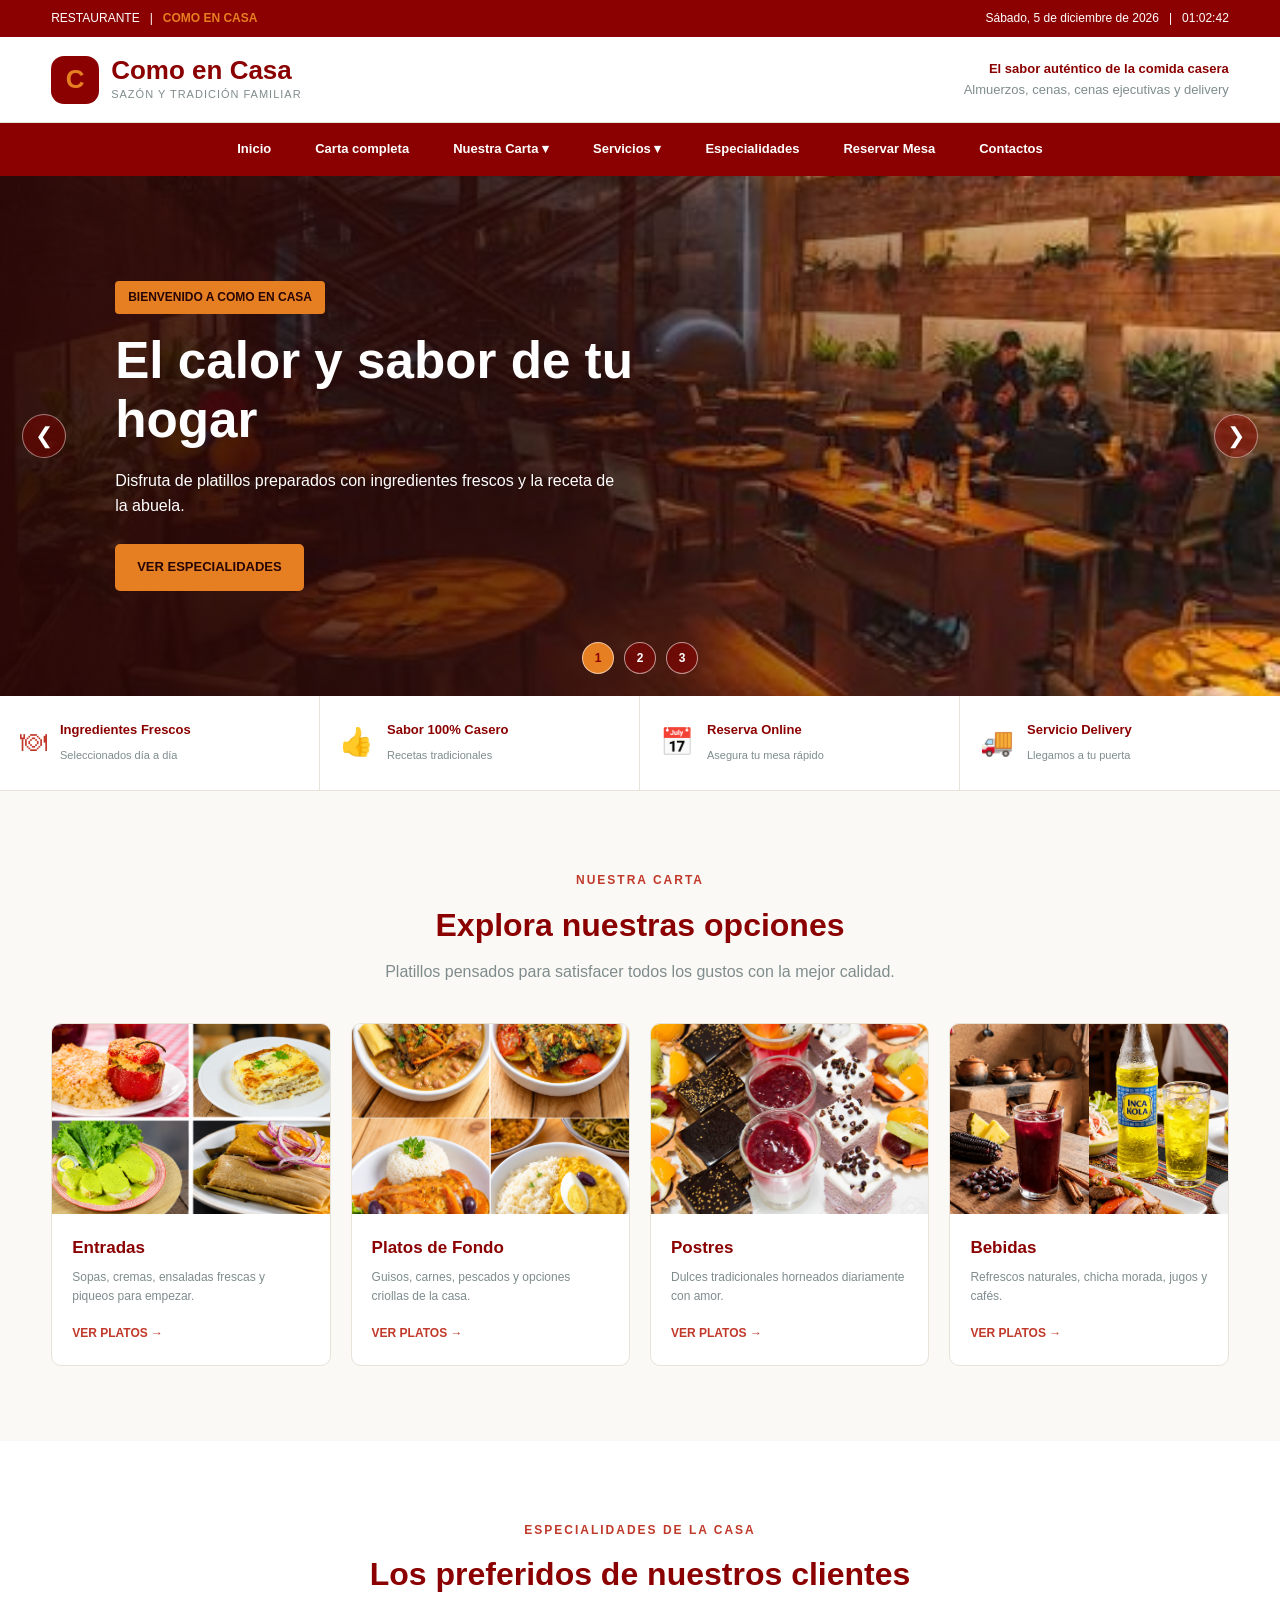
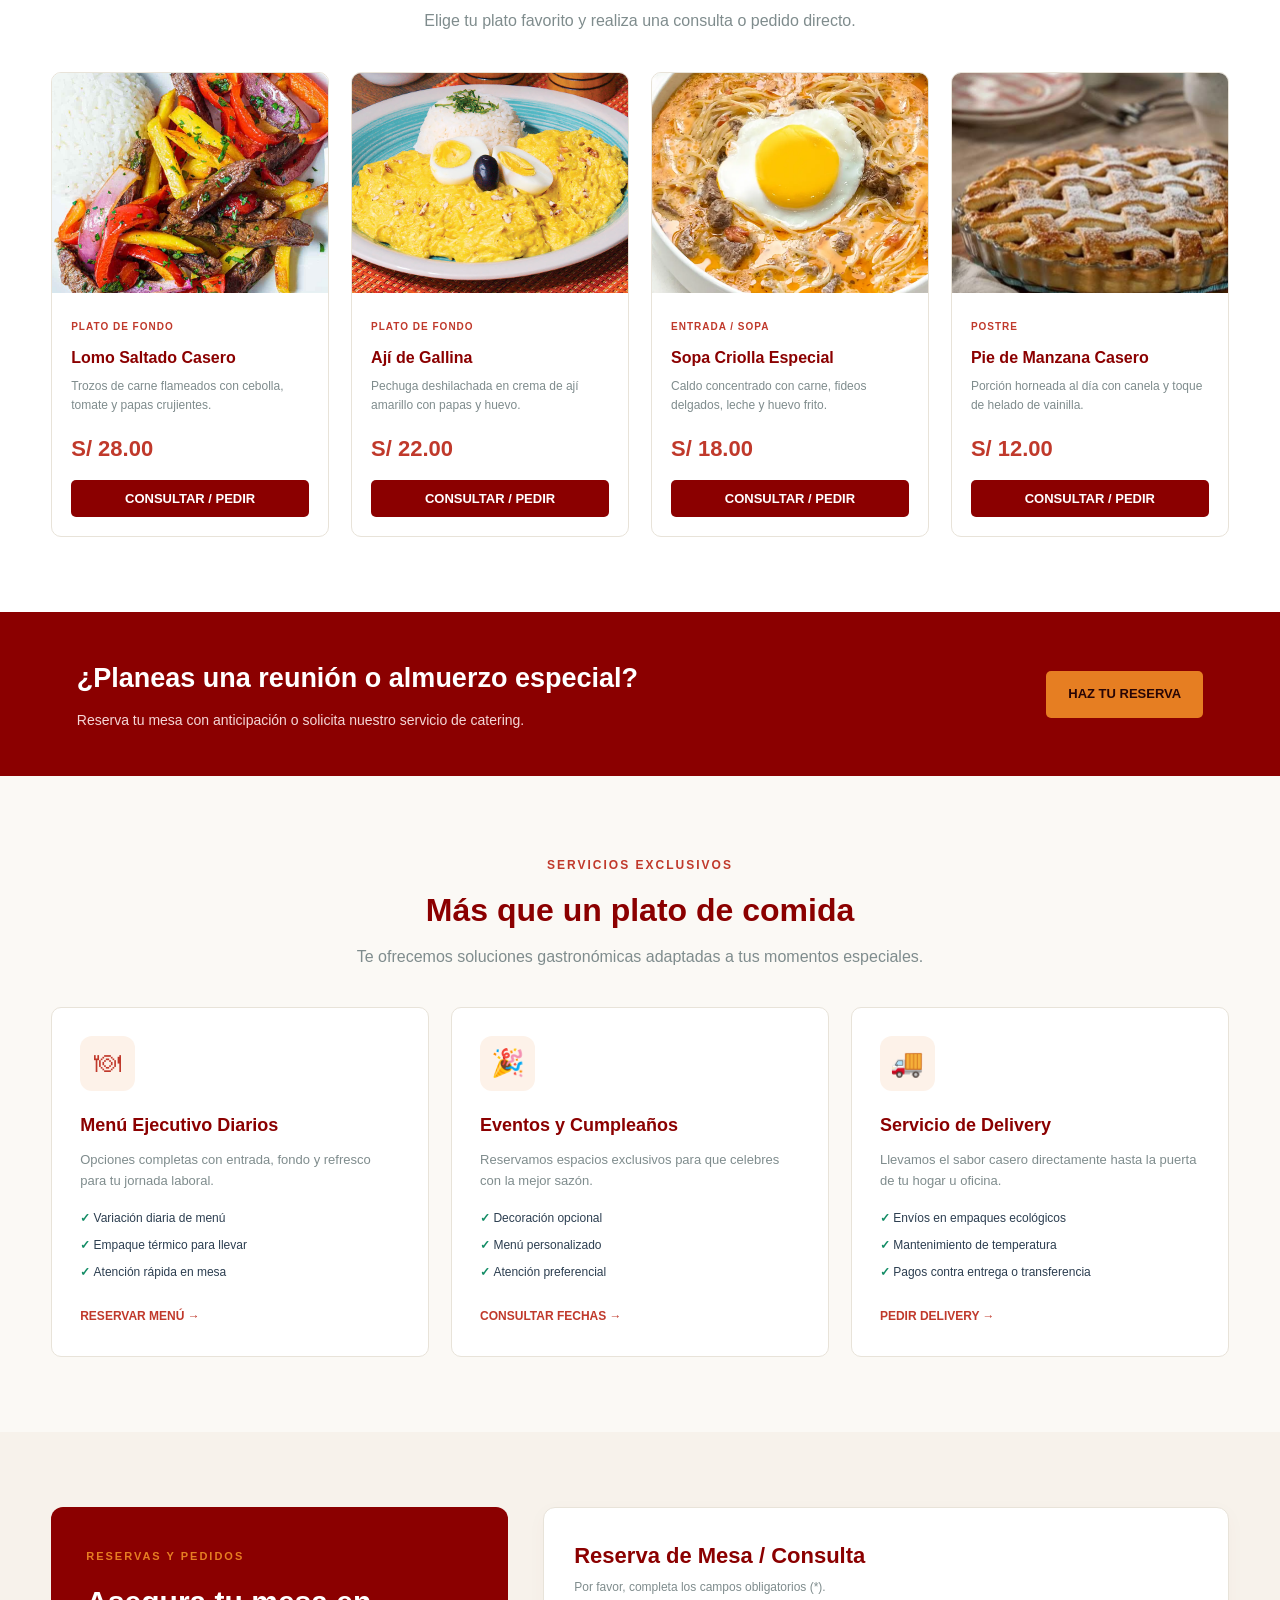
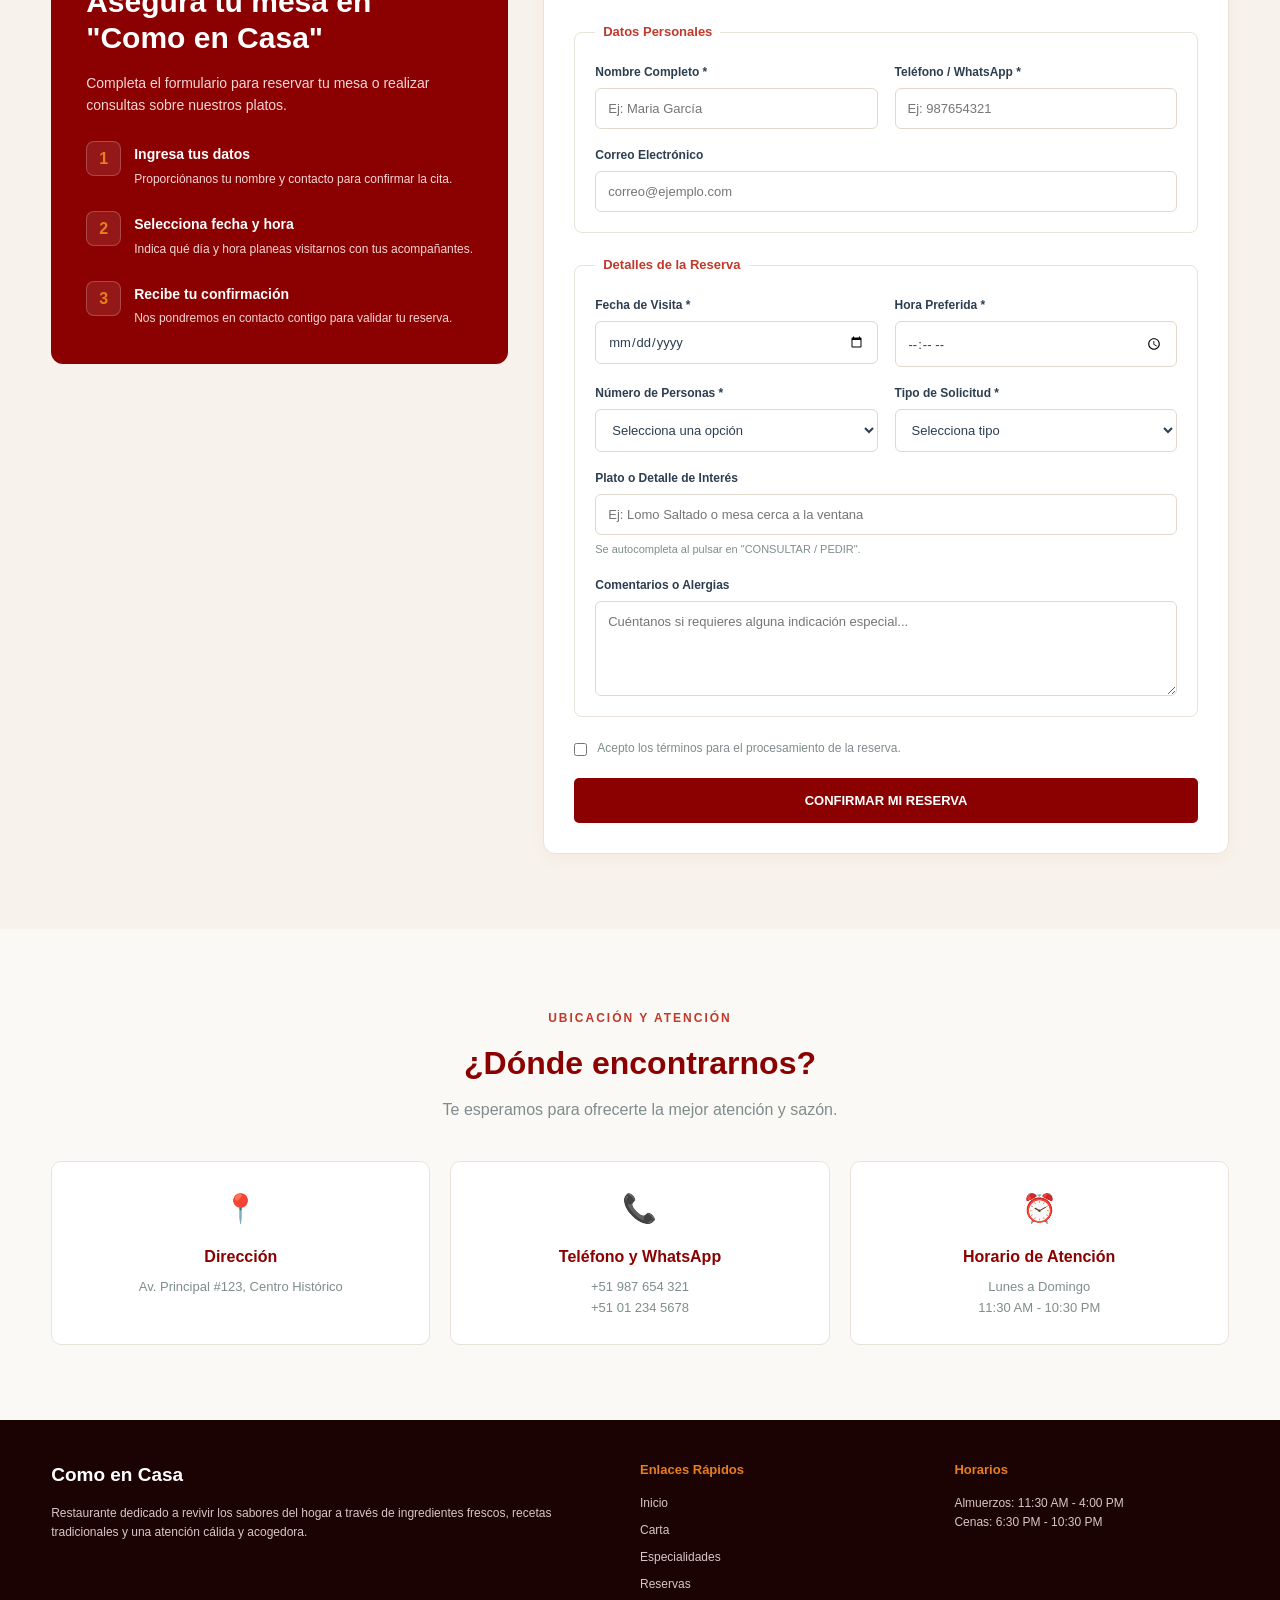
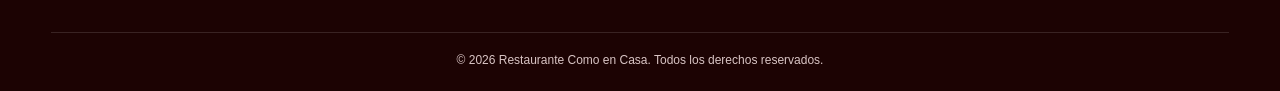
<file: docs/index.html>
<!DOCTYPE html>
<html lang="es">
<head>
<meta charset="UTF-8">
<meta name="viewport" content="width=device-width, initial-scale=1.0">

<title>Como en Casa | Restaurante y Sazón Casera</title>

<style>

/* =========================================
1. CONFIGURACION GENERAL
   ========================================= */

* {
    box-sizing: border-box;
    margin: 0;
    padding: 0;
    scroll-behavior: smooth;
}

:root {
    --rojo: #8b0000;
    --rojo-claro: #c0392b;
    --dorado: #e67e22;
    --fondo: #fbf9f5;
    --blanco: #ffffff;
    --texto: #2c3e50;
    --gris: #7f8c8d;
    --borde: #e8e3d9;
}

body {
    font-family: Arial, Helvetica, sans-serif;
    background: var(--fondo);
    color: var(--texto);
    line-height: 1.6;
}

a {
    text-decoration: none;
    color: inherit;
}

button, input, select, textarea {
    font-family: inherit;
}

button {
    cursor: pointer;
}

.contenedor {
    width: 100%;
    overflow: hidden;
}

.contenido {
    width: 92%;
    max-width: 1250px;
    margin: auto;
}

.seccion {
    padding: 75px 0;
}

.titulo-seccion {
    text-align: center;
    margin-bottom: 38px;
}

.titulo-seccion span {
    color: var(--rojo-claro);
    font-size: 12px;
    font-weight: bold;
    text-transform: uppercase;
    letter-spacing: 2px;
}

.titulo-seccion h2 {
    font-size: 32px;
    color: var(--rojo);
    margin: 8px 0;
}

.titulo-seccion p {
    color: var(--gris);
    max-width: 650px;
    margin: auto;
}


/* =========================================
2. BARRA SUPERIOR
   ========================================= */

.topbar {
    background: var(--rojo);
    color: white;
    padding: 9px 4%;
    display: flex;
    justify-content: space-between;
    align-items: center;
    gap: 15px;
    font-size: 12px;
}

.topbar strong {
    color: var(--dorado);
}

.reloj {
    text-align: right;
}


/* =========================================
3. CABECERA Y LOGOTIPO
   ========================================= */

.cabecera {
    background: white;
    padding: 18px 4%;
    display: flex;
    align-items: center;
    justify-content: space-between;
    gap: 20px;
    border-bottom: 1px solid var(--borde);
}

.logo {
    display: flex;
    align-items: center;
    gap: 12px;
}

.logo-icono {
    width: 48px;
    height: 48px;
    border-radius: 13px;
    background: var(--rojo);
    color: var(--dorado);
    display: flex;
    justify-content: center;
    align-items: center;
    font-size: 26px;
    font-weight: bold;
}

.logo h1 {
    color: var(--rojo);
    font-size: 26px;
    line-height: 1.2;
}

.logo p {
    color: var(--gris);
    font-size: 11px;
    letter-spacing: 1px;
}

.cabecera-info {
    text-align: right;
    font-size: 13px;
    color: var(--gris);
}

.cabecera-info strong {
    color: var(--rojo);
}


/* =========================================
4. MENU DE NAVEGACION
   ========================================= */

.menu {
    background: var(--rojo);
    color: white;
    position: relative;
    z-index: 30;
}

.menu-interior {
    display: flex;
    align-items: center;
    justify-content: center;
    flex-wrap: wrap;
}

.menu a {
    display: block;
    padding: 16px 22px;
    font-size: 13px;
    font-weight: bold;
    transition: 0.3s;
}

.menu a:hover {
    background: var(--rojo-claro);
    color: white;
}

.menu li {
    list-style: none;
    position: relative;
}

.submenu {
    display: none;
    position: absolute;
    top: 100%;
    left: 0;
    min-width: 210px;
    background: white;
    color: var(--texto);
    box-shadow: 0 8px 20px #8b000020;
    border-radius: 0 0 8px 8px;
}

.submenu a {
    padding: 12px 17px;
    border-bottom: 1px solid var(--borde);
}

.submenu a:hover {
    background: #fdf2e9;
    color: var(--rojo-claro);
}

.menu li:hover > .submenu,
.menu li:focus-within > .submenu {
    display: block;
}


/* =========================================
5. SLIDER PRINCIPAL
   ========================================= */

.slider {
    width: 100%;
    height: 520px;
    position: relative;
    overflow: hidden;
    background: var(--rojo);
}

.slider-lista {
    display: flex;
    width: 100%;
    height: 100%;
    transition: transform 0.6s ease;
}

.slide {
    min-width: 100%;
    height: 100%;
    position: relative;
    overflow: hidden;
    background: linear-gradient(120deg, #8b0000, #c0392b);
}

.slide > img {
    width: 100%;
    height: 100%;
    display: block;
    object-fit: cover;
}

.slide-contenido {
    position: absolute;
    inset: 0;
    padding: 50px 9%;
    display: flex;
    flex-direction: column;
    justify-content: center;
    align-items: flex-start;
    color: white;
    background: linear-gradient(
        90deg,
        rgba(40, 5, 5, 0.92),
        rgba(40, 5, 5, 0.58),
        transparent
    );
    pointer-events: none;
}

.slide-contenido .etiqueta {
    background: var(--dorado);
    color: #280505;
    font-size: 12px;
    font-weight: bold;
    padding: 7px 13px;
    border-radius: 4px;
    margin-bottom: 18px;
}

.slide-contenido h2 {
    font-size: clamp(28px, 4vw, 52px);
    line-height: 1.15;
    max-width: 600px;
    margin-bottom: 18px;
}

.slide-contenido p {
    font-size: 16px;
    max-width: 500px;
    margin-bottom: 25px;
}

.slide-contenido .boton {
    pointer-events: auto;
}

.boton {
    display: inline-block;
    border: none;
    border-radius: 5px;
    padding: 13px 22px;
    background: var(--dorado);
    color: #280505;
    font-size: 13px;
    font-weight: bold;
    transition: 0.3s;
}

.boton:hover {
    background: white;
    transform: translateY(-2px);
}

.boton-rojo {
    background: var(--rojo);
    color: white;
}

.boton-rojo:hover {
    background: var(--rojo-claro);
    color: white;
}

.flecha {
    position: absolute;
    top: 50%;
    transform: translateY(-50%);
    width: 44px;
    height: 44px;
    border: 1px solid #ffffff75;
    border-radius: 50%;
    color: white;
    background: #8b000070;
    font-size: 22px;
    z-index: 5;
}

.flecha:hover {
    background: var(--dorado);
    color: var(--rojo);
}

.flecha.izquierda {
    left: 22px;
}

.flecha.derecha {
    right: 22px;
}

.slider-numeros {
    position: absolute;
    bottom: 22px;
    left: 0;
    right: 0;
    display: flex;
    justify-content: center;
    gap: 10px;
    z-index: 6;
}

.slider-numeros button {
    width: 32px;
    height: 32px;
    border: 1px solid #ffffff90;
    border-radius: 50%;
    background: #8b000090;
    color: white;
    font-size: 12px;
    font-weight: bold;
}

.slider-numeros button.activo,
.slider-numeros button:hover {
    background: var(--dorado);
    color: var(--rojo);
}


/* =========================================
6. FRANJA DE BENEFICIOS
   ========================================= */

.beneficios {
    display: grid;
    grid-template-columns: repeat(4, 1fr);
    background: white;
    border-bottom: 1px solid var(--borde);
}

.beneficio {
    display: flex;
    gap: 13px;
    align-items: center;
    padding: 24px 20px;
    border-right: 1px solid var(--borde);
}

.beneficio:last-child {
    border-right: none;
}

.beneficio-icono {
    font-size: 27px;
    color: var(--rojo-claro);
}

.beneficio strong {
    display: block;
    color: var(--rojo);
    font-size: 13px;
}

.beneficio small {
    color: var(--gris);
    font-size: 11px;
}


/* =========================================
7. CATEGORIAS DE MENU
   ========================================= */

.categorias {
    display: grid;
    grid-template-columns: repeat(4, 1fr);
    gap: 20px;
}

.categoria {
    background: white;
    border: 1px solid var(--borde);
    border-radius: 10px;
    overflow: hidden;
    transition: 0.3s;
}

.categoria:hover {
    transform: translateY(-5px);
    box-shadow: 0 12px 25px #8b000012;
    border-color: var(--dorado);
}

.foto-categoria {
    height: 190px;
    background: linear-gradient(135deg, #fdf2e9, #fae5d3);
    display: flex;
    align-items: center;
    justify-content: center;
    color: var(--rojo-claro);
    text-align: center;
    padding: 0;
    font-size: 13px;
    overflow: hidden;
}

.foto-categoria img {
    width: 100%;
    height: 100%;
    object-fit: cover;
}

.categoria-texto {
    padding: 20px;
}

.categoria h3 {
    color: var(--rojo);
    font-size: 17px;
    margin-bottom: 7px;
}

.categoria p {
    color: var(--gris);
    font-size: 12px;
    margin-bottom: 13px;
}

.enlace {
    color: var(--rojo-claro);
    font-size: 12px;
    font-weight: bold;
}


/* =========================================
8. CATALOGO DE PLATOS
   ========================================= */

.productos {
    background: white;
}

.catalogo {
    display: grid;
    grid-template-columns: repeat(4, 1fr);
    gap: 22px;
}

.producto {
    border: 1px solid var(--borde);
    border-radius: 10px;
    overflow: hidden;
    background: white;
    transition: 0.3s;
}

.producto:hover {
    transform: translateY(-5px);
    box-shadow: 0 10px 25px #8b000015;
}

.foto-producto {
    height: 220px;
    background: #fdf8f5;
    display: flex;
    justify-content: center;
    align-items: center;
    text-align: center;
    padding: 0;
    color: #8c7b75;
    font-size: 12px;
    overflow: hidden;
}

.foto-producto img {
    width: 100%;
    height: 100%;
    object-fit: cover;
}

.producto-info {
    padding: 19px;
}

.marca {
    font-size: 10px;
    color: var(--rojo-claro);
    font-weight: bold;
    text-transform: uppercase;
    letter-spacing: 1px;
}

.producto h3 {
    font-size: 16px;
    color: var(--rojo);
    margin: 7px 0;
}

.producto p {
    font-size: 12px;
    color: var(--gris);
    min-height: 40px;
}

.precio {
    font-size: 22px;
    font-weight: bold;
    color: var(--rojo-claro);
    margin: 14px 0;
}

.producto .boton {
    width: 100%;
    text-align: center;
    padding: 11px;
}


/* =========================================
9. FRASE DESTACADA
   ========================================= */

.frase-destacada {
    background: var(--rojo);
    color: white;
    padding: 45px 6%;
    display: flex;
    justify-content: space-between;
    align-items: center;
    gap: 25px;
}

.frase-destacada h2 {
    font-size: 27px;
    margin-bottom: 8px;
}

.frase-destacada p {
    color: #f5d6d6;
    font-size: 14px;
}


/* =========================================
10. SERVICIOS Y EVENTOS
   ========================================= */

.servicios {
    display: grid;
    grid-template-columns: repeat(3, 1fr);
    gap: 22px;
}

.servicio {
    background: white;
    border: 1px solid var(--borde);
    border-radius: 10px;
    padding: 28px;
    transition: 0.3s;
}

.servicio:hover {
    border-color: var(--dorado);
    box-shadow: 0 10px 25px #8b000010;
}

.servicio-icono {
    width: 55px;
    height: 55px;
    display: flex;
    justify-content: center;
    align-items: center;
    background: #fdf2e9;
    border-radius: 12px;
    color: var(--rojo-claro);
    font-size: 27px;
    margin-bottom: 20px;
}

.servicio h3 {
    color: var(--rojo);
    margin-bottom: 10px;
    font-size: 18px;
}

.servicio p {
    font-size: 13px;
    color: var(--gris);
    margin-bottom: 17px;
}

.servicio ul {
    list-style: none;
    margin-bottom: 20px;
}

.servicio li {
    font-size: 12px;
    margin: 8px 0;
}

.servicio li::before {
    content: "✓ ";
    color: #128c65;
    font-weight: bold;
}


/* =========================================
11. REGISTRO Y RESERVAS DE MESA
   ========================================= */

.registro-fondo {
    background: #f7f2eb;
}

.registro-layout {
    display: grid;
    grid-template-columns: 0.8fr 1.2fr;
    gap: 35px;

    align-items: start;
}

.registro-intro {
    background: var(--rojo);
    color: white;
    padding: 35px;
    border-radius: 12px;
}

.registro-intro .etiqueta {
    color: var(--dorado);
    font-weight: bold;
    font-size: 11px;
    letter-spacing: 2px;
}

.registro-intro h2 {
    font-size: 30px;
    line-height: 1.2;
    margin: 16px 0;
}

.registro-intro p {
    color: #f5d6d6;
    font-size: 14px;
    margin-bottom: 25px;
}

.paso-registro {
    display: flex;
    gap: 13px;
    align-items: flex-start;
    margin-top: 22px;
}

.paso-numero {
    min-width: 35px;
    height: 35px;
    background: #ffffff18;
    border: 1px solid #ffffff35;
    color: var(--dorado);
    display: flex;
    justify-content: center;
    align-items: center;
    border-radius: 8px;
    font-weight: bold;
}

.paso-registro strong {
    font-size: 14px;
}

.paso-registro p {
    font-size: 12px;
    margin: 3px 0 0;
}

.formulario {
    background: white;
    border: 1px solid var(--borde);
    border-radius: 12px;
    padding: 30px;
    box-shadow: 0 5px 20px #8b000008;
}

.formulario h3 {
    color: var(--rojo);
    font-size: 22px;
    margin-bottom: 5px;
}

.formulario-descripcion {
    color: var(--gris);
    font-size: 12px;
    margin-bottom: 25px;
}

.formulario fieldset {
    border: 1px solid var(--borde);
    border-radius: 8px;
    padding: 20px;
    margin-bottom: 22px;
    min-width: 0;
}

.formulario legend {
    color: var(--rojo-claro);
    font-size: 13px;
    font-weight: bold;
    padding: 0 8px;
}

.campos {
    display: grid;
    grid-template-columns: 1fr 1fr;
    gap: 17px;
}

.campo {
    display: flex;
    flex-direction: column;
    gap: 6px;
}

.campo.completo {
    grid-column: 1 / -1;
}

.campo label {
    font-size: 12px;
    font-weight: bold;
    color: var(--texto);
}

.campo input,
.campo select,
.campo textarea {
    width: 100%;
    padding: 12px;
    border: 1px solid #e0d8cd;
    border-radius: 6px;
    outline: none;
    background: white;
    color: var(--texto);
    font-size: 13px;
}

.campo input:focus,
.campo select:focus,
.campo textarea:focus {
    border-color: var(--rojo-claro);
    box-shadow: 0 0 0 3px #c0392b12;
}

.campo textarea {
    resize: vertical;
    min-height: 95px;
}

.ayuda {
    color: var(--gris);
    font-size: 11px;
}

.opciones {
    display: flex;
    flex-wrap: wrap;
    gap: 15px;
    margin-top: 5px;
}

.opciones label {
    display: flex;
    align-items: center;
    gap: 7px;
    font-weight: normal;
    font-size: 12px;
}

.opciones input {
    width: auto;
    accent-color: var(--rojo-claro);
}

.aceptacion {
    display: flex;
    align-items: flex-start;
    gap: 10px;
    font-size: 12px;
    color: var(--gris);
    margin-bottom: 20px;
}

.aceptacion input {
    margin-top: 4px;
}

.formulario .boton {
    width: 100%;
    padding: 15px;
}

.mensaje-formulario {
    display: none;
    padding: 14px;
    margin-top: 16px;
    border-radius: 6px;
    font-size: 13px;
    background: #e5f7ee;
    color: #146c43;
}

.mensaje-formulario.visible {
    display: block;
}


/* =========================================
12. INFORMACION DE CONTACTO
   ========================================= */

.contacto {
    display: grid;
    grid-template-columns: repeat(3, 1fr);
    gap: 20px;
}

.contacto-card {
    background: white;
    border: 1px solid var(--borde);
    border-radius: 10px;
    padding: 25px;
    text-align: center;
}

.contacto-card .icono {
    font-size: 28px;
    margin-bottom: 12px;
}

.contacto-card h3 {
    color: var(--rojo);
    font-size: 16px;
    margin-bottom: 8px;
}

.contacto-card p {
    color: var(--gris);
    font-size: 13px;
}


/* =========================================
13. PIE DE PAGINA
   ========================================= */

.footer {
    background: #1c0303;
    color: white;
    padding: 40px 4% 20px;
}

.footer-columnas {
    display: grid;
    grid-template-columns: 2fr 1fr 1fr;
    gap: 40px;
    max-width: 1250px;
    margin: auto;
}

.footer h3 {
    font-size: 19px;
    margin-bottom: 14px;
}

.footer h4 {
    color: var(--dorado);
    font-size: 13px;
    margin-bottom: 13px;
}

.footer p,
.footer a {
    color: #d9c5c5;
    font-size: 12px;
}

.footer a {
    display: block;
    margin-bottom: 8px;
}

.footer a:hover {
    color: var(--dorado);
}

.footer-final {
    max-width: 1250px;
    margin: 30px auto 0;
    padding-top: 18px;
    border-top: 1px solid #ffffff20;
    text-align: center;
    color: #d9c5c5;
    font-size: 11px;
}


/* =========================================
14. DISENO RESPONSIVO
   ========================================= */

@media screen and (max-width: 1000px) {
    .categorias,
    .catalogo {
        grid-template-columns: repeat(2, 1fr);
    }

    .beneficios {
        grid-template-columns: repeat(2, 1fr);
    }

    .beneficio:nth-child(2) {
        border-right: none;
    }

    .servicios {
        grid-template-columns: repeat(2, 1fr);
    }

    .registro-layout {
        grid-template-columns: 1fr;
    }
}

@media screen and (max-width: 600px) {
    .contenido {
        width: 94%;
    }

    .topbar {
        flex-direction: column;
        text-align: center;
    }

    .reloj {
        text-align: center;
    }

    .cabecera {
        flex-direction: column;
        text-align: center;
    }

    .cabecera-info {
        text-align: center;
    }

    .logo h1 {
        font-size: 23px;
    }

    .menu-interior {
        justify-content: center;
    }

    .menu a {
        padding: 12px 10px;
        font-size: 11px;
    }

    .submenu {
        min-width: 170px;
    }

    .slider {
        height: 390px;
    }

    .slide-contenido {
        padding: 30px 9%;
        background: linear-gradient(
            90deg,
            rgba(40, 5, 5, 0.92),
            rgba(40, 5, 5, 0.65)
        );
    }

    .slide-contenido h2 {
        font-size: 29px;
    }

    .slide-contenido p {
        font-size: 13px;
    }

    .flecha.izquierda {
        left: 8px;
    }

    .flecha.derecha {
        right: 8px;
    }

    .beneficios,
    .categorias,
    .catalogo,
    .servicios,
    .contacto,
    .footer-columnas {
        grid-template-columns: 1fr;
    }

    .beneficio {
        border-right: none;
        border-bottom: 1px solid var(--borde);
    }

    .seccion {
        padding: 48px 0;
    }

    .titulo-seccion h2 {
        font-size: 25px;
    }

    .frase-destacada {
        flex-direction: column;
        align-items: flex-start;
    }

    .formulario {
        padding: 18px;
    }

    .formulario fieldset {
        padding: 14px;
    }

    .campos {
        grid-template-columns: 1fr;
    }

    .campo.completo {
        grid-column: auto;
    }

    .registro-intro {
        padding: 25px;
    }

    .registro-intro h2 {
        font-size: 26px;
    }
}

</style>
</head>

<body>

<div class="contenedor">

    <!-- =====================================
    1. BARRA DE FECHA Y HORA
    ===================================== -->
    <div class="topbar">
        <div>
            RESTAURANTE &nbsp; | &nbsp;
            <strong>COMO EN CASA</strong>
        </div>

        <div class="reloj">
            <span id="fechaActual">Fecha</span>
            &nbsp; | &nbsp;
            <span id="horaActual">Hora</span>
        </div>
    </div>


    <!-- =====================================
    2. CABECERA Y LOGOTIPO
    ===================================== -->
    <header class="cabecera">

        <a href="#inicio" class="logo">
            <div class="logo-icono">C</div>

            <div>
                <h1>Como en Casa</h1>
                <p>SAZÓN Y TRADICIÓN FAMILIAR</p>
            </div>
        </a>

        <div class="cabecera-info">
            <strong>El sabor auténtico de la comida casera</strong>
            <p>Almuerzos, cenas, cenas ejecutivas y delivery</p>
        </div>

    </header>


    <!-- =====================================
    3. MENU PRINCIPAL
    ===================================== -->
    <nav class="menu">

        <ul class="menu-interior">

            <li><a href="#inicio">Inicio</a></li>

            <li><a href="carta.html">Carta completa</a></li>

            <li>
                <a href="#categorias">Nuestra Carta &#9662;</a>

                <ul class="submenu">
                    <li><a href="#categorias">Entradas</a></li>
                    <li><a href="#categorias">Platos de Fondo</a></li>
                    <li><a href="#categorias">Postres</a></li>
                    <li><a href="#categorias">Bebidas</a></li>
                </ul>
            </li>

            <li>
                <a href="#servicios">Servicios &#9662;</a>

                <ul class="submenu">
                    <li><a href="#servicios">Menu Ejecutivo</a></li>
                    <li><a href="#servicios">Delivery</a></li>
                    <li><a href="#servicios">Eventos Familiares</a></li>
                    <li><a href="#servicios">Catering</a></li>
                </ul>
            </li>

            <li><a href="#productos">Especialidades</a></li>
            <li><a href="#registro">Reservar Mesa</a></li>
            <li><a href="#contactos">Contactos</a></li>

        </ul>

    </nav>


    <!-- =====================================
    4. SLIDER PRINCIPAL
    ===================================== -->
    <section class="slider" id="inicio">

        <div class="slider-lista" id="sliderLista">

            <article class="slide">
                <img src="imagenes/slider1.jpg" alt="Comida casera">
                <div class="slide-contenido">
                    <span class="etiqueta">BIENVENIDO A COMO EN CASA</span>
                    <h2>El calor y sabor de tu hogar</h2>
                    <p>Disfruta de platillos preparados con ingredientes frescos y la receta de la abuela.</p>
                    <a href="#productos" class="boton">VER ESPECIALIDADES</a>
                </div>
            </article>

            <article class="slide">
                <img src="imagenes/slider2.jpg" alt="Ambiente acogedor">
                <div class="slide-contenido">
                    <span class="etiqueta">AMBIENTE FAMILIAR</span>
                    <h2>Un lugar para compartir</h2>
                    <p>Ven con tu familia o amigos y vive una experiencia gastronómica inolvidable.</p>
                    <a href="#registro" class="boton">RESERVAR MESA</a>
                </div>
            </article>

            <article class="slide">
                <img src="imagenes/slider3.jpg" alt="Menu del dia">
                <div class="slide-contenido">
                    <span class="etiqueta">MENÚ DEL DÍA</span>
                    <h2>Opciones variadas cada día</h2>
                    <p>Almuerzos completos con la mejor relación calidad y sabor casero.</p>
                    <a href="#categorias" class="boton">VER MENÚ DE HOY</a>
                </div>
            </article>

        </div>

        <button type="button" class="flecha izquierda" onclick="moverSlide(indiceActual - 1)" aria-label="Anterior">&#10094;</button>
        <button type="button" class="flecha derecha" onclick="moverSlide(indiceActual + 1)" aria-label="Siguiente">&#10095;</button>

        <div class="slider-numeros">
            <button type="button" class="activo" onclick="moverSlide(0)">1</button>
            <button type="button" onclick="moverSlide(1)">2</button>
            <button type="button" onclick="moverSlide(2)">3</button>
        </div>

    </section>


    <!-- =====================================
    5. BENEFICIOS
    ===================================== -->
    <section class="beneficios">

        <div class="beneficio">
            <div class="beneficio-icono">&#127869;</div>
            <div>
                <strong>Ingredientes Frescos</strong>
                <small>Seleccionados día a día</small>
            </div>
        </div>

        <div class="beneficio">
            <div class="beneficio-icono">&#128077;</div>
            <div>
                <strong>Sabor 100% Casero</strong>
                <small>Recetas tradicionales</small>
            </div>
        </div>

        <div class="beneficio">
            <div class="beneficio-icono">&#128197;</div>
            <div>
                <strong>Reserva Online</strong>
                <small>Asegura tu mesa rápido</small>
            </div>
        </div>

        <div class="beneficio">
            <div class="beneficio-icono">&#128666;</div>
            <div>
                <strong>Servicio Delivery</strong>
                <small>Llegamos a tu puerta</small>
            </div>
        </div>

    </section>


    <!-- =====================================
    6. CATEGORIAS DE MENU (CON IMÁGENES ACTIVAS)
    ===================================== -->
    <section class="seccion" id="categorias">

        <div class="contenido">

            <div class="titulo-seccion">
                <span>NUESTRA CARTA</span>
                <h2>Explora nuestras opciones</h2>
                <p>Platillos pensados para satisfacer todos los gustos con la mejor calidad.</p>
            </div>

            <div class="categorias">

                <article class="categoria">
                    <div class="foto-categoria">
                        <img src="imagenes/entradas.jpg" alt="Entradas">
                    </div>
                    <div class="categoria-texto">
                        <h3>Entradas</h3>
                        <p>Sopas, cremas, ensaladas frescas y piqueos para empezar.</p>
                        <a class="enlace" href="#productos">VER PLATOS &#8594;</a>
                    </div>
                </article>

                <article class="categoria">
                    <div class="foto-categoria">
                        <img src="imagenes/platos-fondo.jpg" alt="Platos de Fondo">
                    </div>
                    <div class="categoria-texto">
                        <h3>Platos de Fondo</h3>
                        <p>Guisos, carnes, pescados y opciones criollas de la casa.</p>
                        <a class="enlace" href="#productos">VER PLATOS &#8594;</a>
                    </div>
                </article>

                <article class="categoria">
                    <div class="foto-categoria">
                        <img src="imagenes/postres.jpg" alt="Postres">
                    </div>
                    <div class="categoria-texto">
                        <h3>Postres</h3>
                        <p>Dulces tradicionales horneados diariamente con amor.</p>
                        <a class="enlace" href="#productos">VER PLATOS &#8594;</a>
                    </div>
                </article>

                <article class="categoria">
                    <div class="foto-categoria">
                        <img src="imagenes/bebidas.jpg" alt="Bebidas">
                    </div>
                    <div class="categoria-texto">
                        <h3>Bebidas</h3>
                        <p>Refrescos naturales, chicha morada, jugos y cafés.</p>
                        <a class="enlace" href="#productos">VER PLATOS &#8594;</a>
                    </div>
                </article>

            </div>

        </div>

    </section>


    <!-- =====================================
    7. CATALOGO DE PLATOS (CON IMÁGENES ACTIVAS)
    ===================================== -->
    <section class="seccion productos" id="productos">

        <div class="contenido">

            <div class="titulo-seccion">
                <span>ESPECIALIDADES DE LA CASA</span>
                <h2>Los preferidos de nuestros clientes</h2>
                <p>Elige tu plato favorito y realiza una consulta o pedido directo.</p>
            </div>

            <div class="catalogo">

                <article class="producto">
                    <div class="foto-producto">
                        <img src="imagenes/plato1.jpg" alt="Lomo Saltado Casero">
                    </div>
                    <div class="producto-info">
                        <span class="marca">Plato de Fondo</span>
                        <h3>Lomo Saltado Casero</h3>
                        <p>Trozos de carne flameados con cebolla, tomate y papas crujientes.</p>
                        <div class="precio">S/ 28.00</div>
                        <button class="boton boton-rojo" type="button" onclick="elegirProducto('Lomo Saltado Casero')">CONSULTAR / PEDIR</button>
                    </div>
                </article>

                <article class="producto">
                    <div class="foto-producto">
                        <img src="imagenes/plato2.jpg" alt="Ají de Gallina">
                    </div>
                    <div class="producto-info">
                        <span class="marca">Plato de Fondo</span>
                        <h3>Ají de Gallina</h3>
                        <p>Pechuga deshilachada en crema de ají amarillo con papas y huevo.</p>
                        <div class="precio">S/ 22.00</div>
                        <button class="boton boton-rojo" type="button" onclick="elegirProducto('Ají de Gallina')">CONSULTAR / PEDIR</button>
                    </div>
                </article>

                <article class="producto">
                    <div class="foto-producto">
                        <img src="imagenes/plato3.jpg" alt="Sopa Criolla Especial">
                    </div>
                    <div class="producto-info">
                        <span class="marca">Entrada / Sopa</span>
                        <h3>Sopa Criolla Especial</h3>
                        <p>Caldo concentrado con carne, fideos delgados, leche y huevo frito.</p>
                        <div class="precio">S/ 18.00</div>
                        <button class="boton boton-rojo" type="button" onclick="elegirProducto('Sopa Criolla Especial')">CONSULTAR / PEDIR</button>
                    </div>
                </article>

                <article class="producto">
                    <div class="foto-producto">
                        <img src="imagenes/plato4.jpg" alt="Pie de Manzana Casero">
                    </div>
                    <div class="producto-info">
                        <span class="marca">Postre</span>
                        <h3>Pie de Manzana Casero</h3>
                        <p>Porción horneada al día con canela y toque de helado de vainilla.</p>
                        <div class="precio">S/ 12.00</div>
                        <button class="boton boton-rojo" type="button" onclick="elegirProducto('Pie de Manzana Casero')">CONSULTAR / PEDIR</button>
                    </div>
                </article>

            </div>

        </div>

    </section>


    <!-- =====================================
    8. FRASE DESTACADA
    ===================================== -->
    <section class="frase-destacada">
        <div>
            <h2>¿Planeas una reunión o almuerzo especial?</h2>
            <p>Reserva tu mesa con anticipación o solicita nuestro servicio de catering.</p>
        </div>
        <a href="#registro" class="boton">HAZ TU RESERVA</a>
    </section>


    <!-- =====================================
    9. SERVICIOS
    ===================================== -->
    <section class="seccion" id="servicios">

        <div class="contenido">

            <div class="titulo-seccion">
                <span>SERVICIOS EXCLUSIVOS</span>
                <h2>Más que un plato de comida</h2>
                <p>Te ofrecemos soluciones gastronómicas adaptadas a tus momentos especiales.</p>
            </div>

            <div class="servicios">

                <div class="servicio">
                    <div class="servicio-icono">&#127869;</div>
                    <h3>Menú Ejecutivo Diarios</h3>
                    <p>Opciones completas con entrada, fondo y refresco para tu jornada laboral.</p>
                    <ul>
                        <li>Variación diaria de menú</li>
                        <li>Empaque térmico para llevar</li>
                        <li>Atención rápida en mesa</li>
                    </ul>
                    <a href="#registro" class="enlace">RESERVAR MENÚ &#8594;</a>
                </div>

                <div class="servicio">
                    <div class="servicio-icono">&#127881;</div>
                    <h3>Eventos y Cumpleaños</h3>
                    <p>Reservamos espacios exclusivos para que celebres con la mejor sazón.</p>
                    <ul>
                        <li>Decoración opcional</li>
                        <li>Menú personalizado</li>
                        <li>Atención preferencial</li>
                    </ul>
                    <a href="#registro" class="enlace">CONSULTAR FECHAS &#8594;</a>
                </div>

                <div class="servicio">
                    <div class="servicio-icono">&#128666;</div>
                    <h3>Servicio de Delivery</h3>
                    <p>Llevamos el sabor casero directamente hasta la puerta de tu hogar u oficina.</p>
                    <ul>
                        <li>Envíos en empaques ecológicos</li>
                        <li>Mantenimiento de temperatura</li>
                        <li>Pagos contra entrega o transferencia</li>
                    </ul>
                    <a href="#contactos" class="enlace">PEDIR DELIVERY &#8594;</a>
                </div>

            </div>

        </div>

    </section>


    <!-- =====================================
    10. REGISTRO Y RESERVAS DE MESA
    ===================================== -->
    <section class="seccion registro-fondo" id="registro">

        <div class="contenido">

            <div class="registro-layout">

                <div class="registro-intro">
                    <span class="etiqueta">RESERVAS Y PEDIDOS</span>
                    <h2>Asegura tu mesa en "Como en Casa"</h2>
                    <p>Completa el formulario para reservar tu mesa o realizar consultas sobre nuestros platos.</p>

                    <div class="paso-registro">
                        <div class="paso-numero">1</div>
                        <div>
                            <strong>Ingresa tus datos</strong>
                            <p>Proporciónanos tu nombre y contacto para confirmar la cita.</p>
                        </div>
                    </div>

                    <div class="paso-registro">
                        <div class="paso-numero">2</div>
                        <div>
                            <strong>Selecciona fecha y hora</strong>
                            <p>Indica qué día y hora planeas visitarnos con tus acompañantes.</p>
                        </div>
                    </div>

                    <div class="paso-registro">
                        <div class="paso-numero">3</div>
                        <div>
                            <strong>Recibe tu confirmación</strong>
                            <p>Nos pondremos en contacto contigo para validar tu reserva.</p>
                        </div>
                    </div>
                </div>

                <form class="formulario" id="formReserva" onsubmit="guardarReserva(event)">
                    <h3>Reserva de Mesa / Consulta</h3>
                    <p class="formulario-descripcion">Por favor, completa los campos obligatorios (*).</p>

                    <fieldset>
                        <legend>Datos Personales</legend>

                        <div class="campos">
                            <div class="campo">
                                <label for="nombre">Nombre Completo *</label>
                                <input type="text" id="nombre" required placeholder="Ej: Maria García">
                            </div>

                            <div class="campo">
                                <label for="telefono">Teléfono / WhatsApp *</label>
                                <input type="tel" id="telefono" required placeholder="Ej: 987654321">
                            </div>

                            <div class="campo completo">
                                <label for="correo">Correo Electrónico</label>
                                <input type="email" id="correo" placeholder="correo@ejemplo.com">
                            </div>
                        </div>
                    </fieldset>

                    <fieldset>
                        <legend>Detalles de la Reserva</legend>

                        <div class="campos">
                            <div class="campo">
                                <label for="fecha">Fecha de Visita *</label>
                                <input type="date" id="fecha" required>
                            </div>

                            <div class="campo">
                                <label for="hora">Hora Preferida *</label>
                                <input type="time" id="hora" required>
                            </div>

                            <div class="campo">
                                <label for="personas">Número de Personas *</label>
                                <select id="personas" required>
                                    <option value="">Selecciona una opción</option>
                                    <option value="1 a 2 personas">1 - 2 personas</option>
                                    <option value="3 a 5 personas">3 - 5 personas</option>
                                    <option value="6 a 10 personas">6 - 10 personas</option>
                                    <option value="Más de 10 personas">Grupo grande (+10)</option>
                                </select>
                            </div>

                            <div class="campo">
                                <label for="servicioSelect">Tipo de Solicitud *</label>
                                <select id="servicioSelect" required>
                                    <option value="">Selecciona tipo</option>
                                    <option value="Reserva de mesa">Reserva de Mesa</option>
                                    <option value="Pedido para llevar / Delivery">Pedido para llevar / Delivery</option>
                                    <option value="Evento o catering">Evento o Catering</option>
                                    <option value="Consulta sobre plato">Consulta sobre Plato</option>
                                </select>
                            </div>

                            <div class="campo completo">
                                <label for="platoSeleccionado">Plato o Detalle de Interés</label>
                                <input type="text" id="platoSeleccionado" placeholder="Ej: Lomo Saltado o mesa cerca a la ventana">
                                <span class="ayuda">Se autocompleta al pulsar en "CONSULTAR / PEDIR".</span>
                            </div>

                            <div class="campo completo">
                                <label for="comentarios">Comentarios o Alergias</label>
                                <textarea id="comentarios" placeholder="Cuéntanos si requieres alguna indicación especial..."></textarea>
                            </div>
                        </div>
                    </fieldset>

                    <div class="aceptacion">
                        <input type="checkbox" id="terminos" required>
                        <label for="terminos">Acepto los términos para el procesamiento de la reserva.</label>
                    </div>

                    <button type="submit" class="boton boton-rojo">CONFIRMAR MI RESERVA</button>

                    <div class="mensaje-formulario" id="mensajeConfirmacion">
                        ✓ ¡Muchas gracias! Tu solicitud para el restaurante <strong>Como en Casa</strong> ha sido recibida exitosamente.
                    </div>
                </form>

            </div>

        </div>

    </section>


    <!-- =====================================
    11. CONTACTO Y UBICACION
    ===================================== -->
    <section class="seccion" id="contactos">

        <div class="contenido">

            <div class="titulo-seccion">
                <span>UBICACIÓN Y ATENCIÓN</span>
                <h2>¿Dónde encontrarnos?</h2>
                <p>Te esperamos para ofrecerte la mejor atención y sazón.</p>
            </div>

            <div class="contacto">

                <div class="contacto-card">
                    <div class="icono">&#128205;</div>
                    <h3>Dirección</h3>
                    <p>Av. Principal #123, Centro Histórico</p>
                </div>

                <div class="contacto-card">
                    <div class="icono">&#128222;</div>
                    <h3>Teléfono y WhatsApp</h3>
                    <p>+51 987 654 321<br>+51 01 234 5678</p>
                </div>

                <div class="contacto-card">
                    <div class="icono">&#9200;</div>
                    <h3>Horario de Atención</h3>
                    <p>Lunes a Domingo<br>11:30 AM - 10:30 PM</p>
                </div>

            </div>

        </div>

    </section>


    <!-- =====================================
    12. PIE DE PAGINA
    ===================================== -->
    <footer class="footer">

        <div class="footer-columnas">

            <div>
                <h3>Como en Casa</h3>
                <p>Restaurante dedicado a revivir los sabores del hogar a través de ingredientes frescos, recetas tradicionales y una atención cálida y acogedora.</p>
            </div>

            <div>
                <h4>Enlaces Rápidos</h4>
                <a href="#inicio">Inicio</a>
                <a href="#categorias">Carta</a>
                <a href="#productos">Especialidades</a>
                <a href="#registro">Reservas</a>
            </div>

            <div>
                <h4>Horarios</h4>
                <p>Almuerzos: 11:30 AM - 4:00 PM</p>
                <p>Cenas: 6:30 PM - 10:30 PM</p>
            </div>

        </div>

        <div class="footer-final">
            <p>&copy; 2026 Restaurante Como en Casa. Todos los derechos reservados.</p>
        </div>

    </footer>

</div>


<!-- =========================================
13. JAVASCRIPT (RELOJ, SLIDER Y FORMULARIO)
   ========================================= -->
<script>

/* 1. ACTUALIZAR FECHA Y HORA EN TIEMPO REAL */
function actualizarReloj() {
    const ahora = new Date();
    
    const opcionesFecha = { weekday: 'long', year: 'numeric', month: 'long', day: 'numeric' };
    const fechaTexto = ahora.toLocaleDateString('es-ES', opcionesFecha);
    
    const horas = String(ahora.getHours()).padStart(2, '0');
    const minutos = String(ahora.getMinutes()).padStart(2, '0');
    const segundos = String(ahora.getSeconds()).padStart(2, '0');
    const horaTexto = `${horas}:${minutos}:${segundos}`;

    document.getElementById('fechaActual').textContent = fechaTexto.charAt(0).toUpperCase() + fechaTexto.slice(1);
    document.getElementById('horaActual').textContent = horaTexto;
}

setInterval(actualizarReloj, 1000);
actualizarReloj();


/* 2. LOGICA DEL SLIDER PRINCIPAL */
let indiceActual = 0;
const totalSlides = 3;

function moverSlide(index) {
    if (index >= totalSlides) {
        indiceActual = 0;
    } else if (index < 0) {
        indiceActual = totalSlides - 1;
    } else {
        indiceActual = index;
    }

    const sliderLista = document.getElementById('sliderLista');
    sliderLista.style.transform = `translateX(-${indiceActual * 100}%)`;

    const botones = document.querySelectorAll('.slider-numeros button');
    botones.forEach((btn, i) => {
        btn.classList.toggle('activo', i === indiceActual);
    });
}

// Cambio automático de diapositiva cada 5 segundos
setInterval(() => {
    moverSlide(indiceActual + 1);
}, 5000);


/* 3. SELECCIONAR PLATILLO PARA RESERVA */
function elegirProducto(nombrePlato) {
    const campoPlato = document.getElementById('platoSeleccionado');
    const campoServicio = document.getElementById('servicioSelect');
    
    if (campoPlato) campoPlato.value = nombrePlato;
    if (campoServicio) campoServicio.value = "Consulta sobre plato";

    const seccionRegistro = document.getElementById('registro');
    if (seccionRegistro) {
        seccionRegistro.scrollIntoView({ behavior: 'smooth' });
    }
}


/* 4. MANEJO DEL FORMULARIO DE RESERVA */
function guardarReserva(event) {
    event.preventDefault();

    const mensaje = document.getElementById('mensajeConfirmacion');
    mensaje.classList.add('visible');

    setTimeout(() => {
        document.getElementById('formReserva').reset();
        mensaje.classList.remove('visible');
    }, 4000);
}

</script>

</body>
</html>
</file>
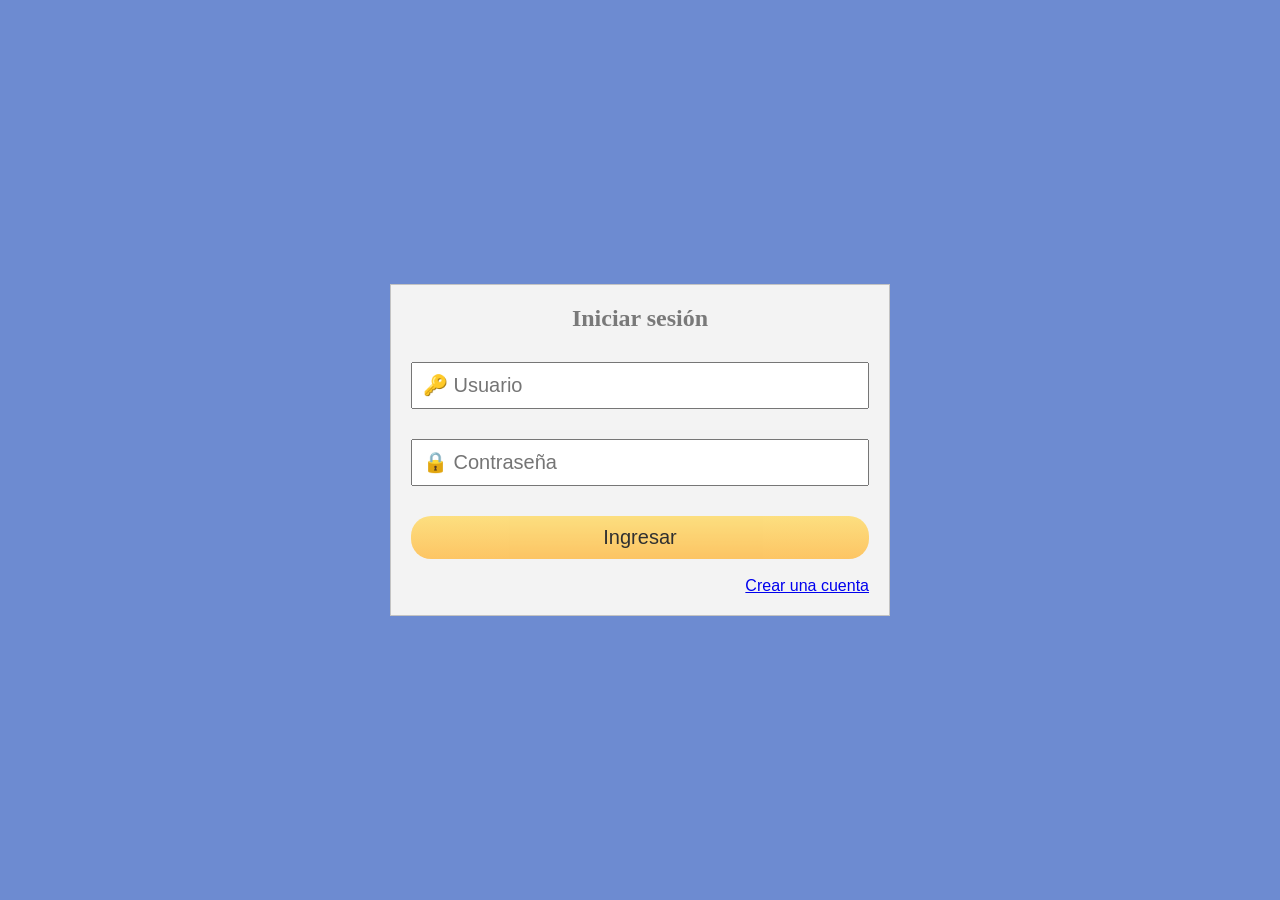
<file: web_restaurante/index.html>
<!--
Inicio Sesiòn
-->

<html>

<head>
<meta charset="UTF-8">
<title>Login</title>
<link rel="stylesheet" href="estilos.css">
</head>

<body>
<form action="login_registrar.php" method="POST">
<h2>Iniciar sesión</h2>
<input type="text" placeholder="&#128273; Usuario" name="usuario" required>
<input type="password" placeholder="&#128274; Contraseña" name="pass" required>
<input type="submit" value="Ingresar" name="btningresar">

<br>
<a href="registrar.html" style="float:right">Crear una cuenta</a>

</form>
</body>
</html>
</file>
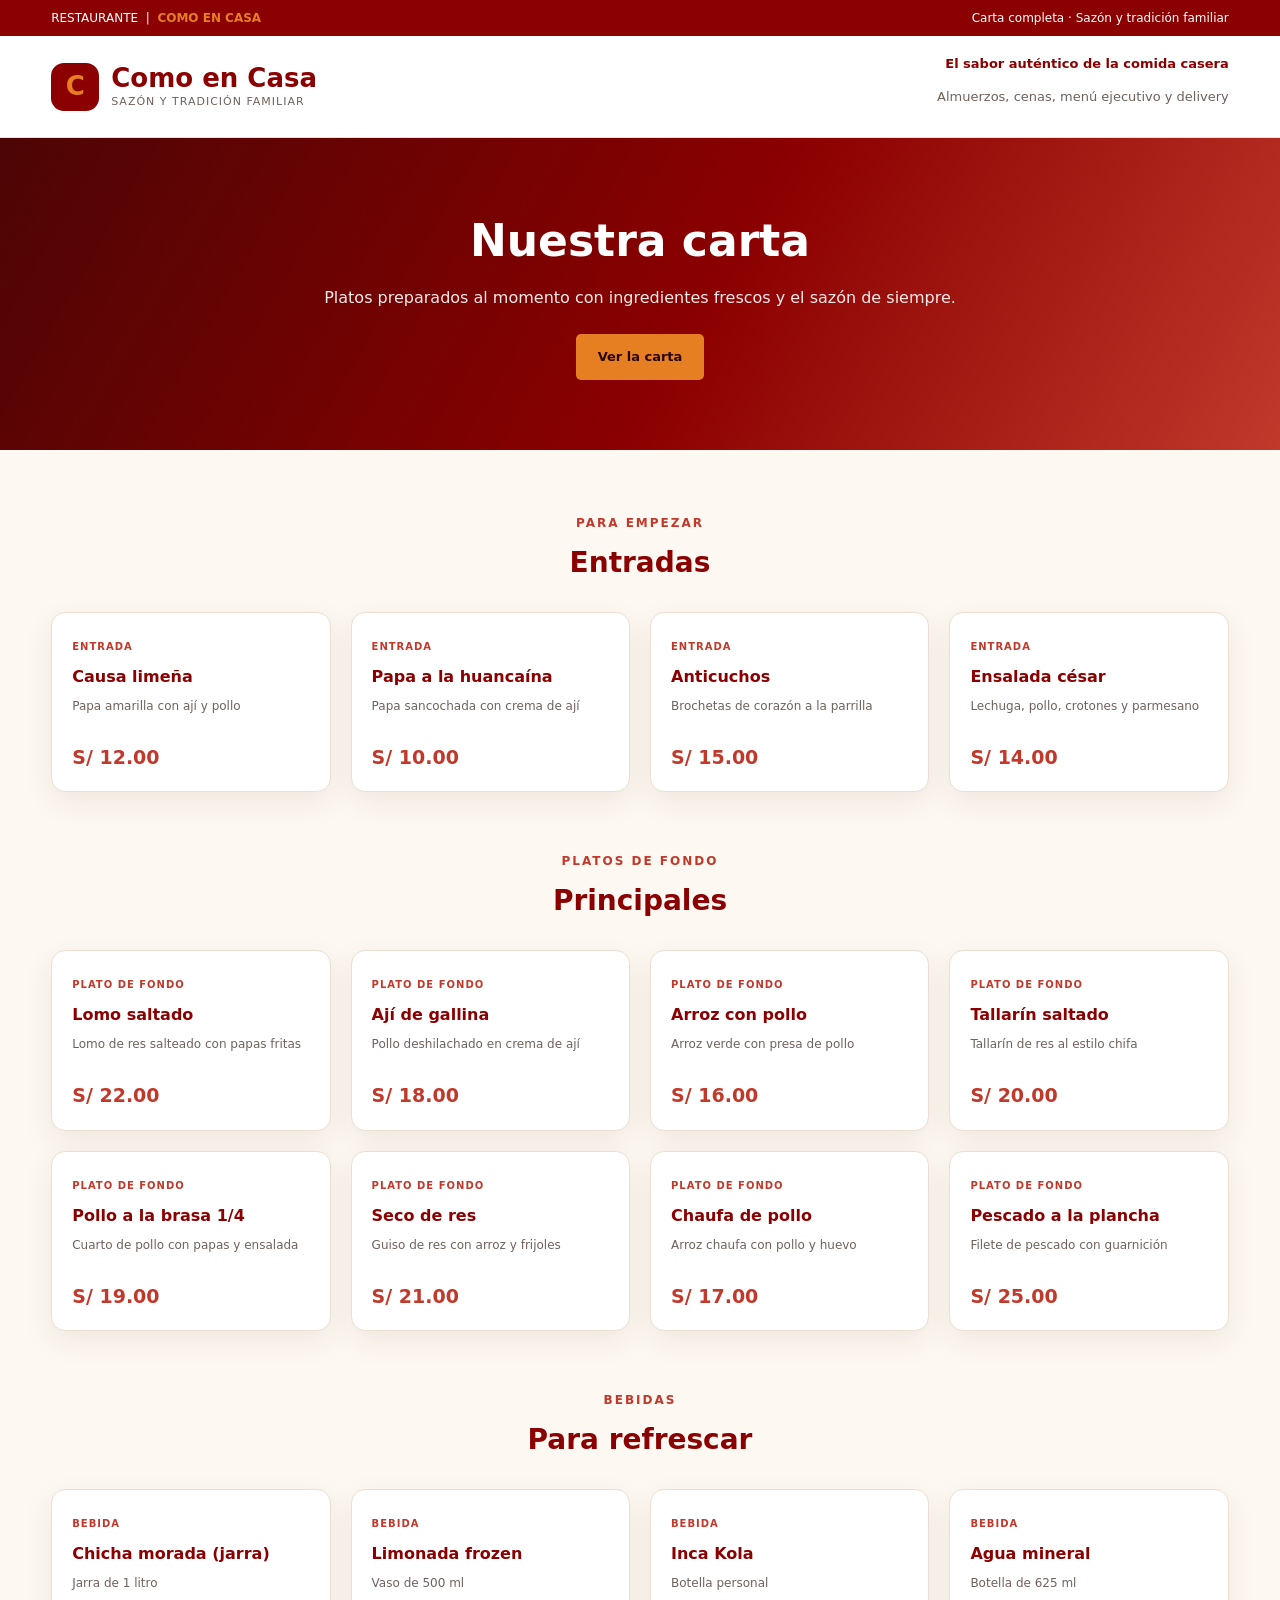
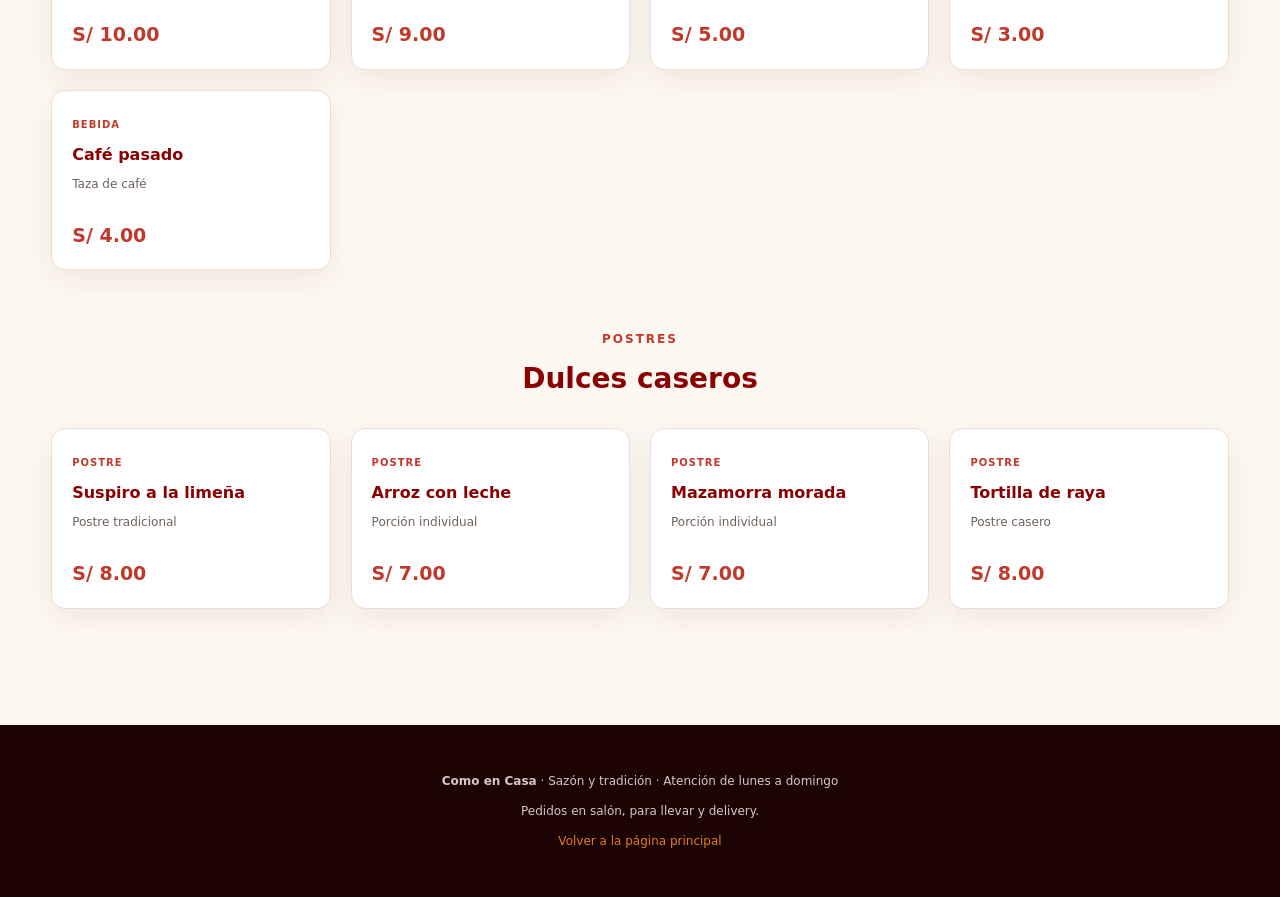
<file: docs/carta.html>
<!DOCTYPE html>
<html lang="es">
<head>
<meta charset="UTF-8">
<meta name="viewport" content="width=device-width, initial-scale=1.0">
<meta name="theme-color" content="#7a0c0c">
<meta name="description" content="Carta completa del restaurante Como en Casa: entradas, platos de fondo, bebidas y postres.">
<title>Como en Casa | Nuestra carta completa</title>
<link rel="icon" href="favicon.svg" type="image/svg+xml">
<style>
:root{--rojo-900:#4d0505;--rojo-800:#6b0808;--rojo-700:#8b0000;--rojo-600:#a80f0f;--rojo-500:#c0392b;--naranja:#e67e22;--crema:#fdf8f1;--blanco:#fff;--texto:#2b211d;--texto-suave:#6f625b;--borde:#eadfd2;--sombra:0 10px 30px rgba(72,32,12,.08);--radio:14px}
*,*::before,*::after{box-sizing:border-box}
body{margin:0;font-family:"Segoe UI",system-ui,-apple-system,Arial,sans-serif;background:var(--crema);color:var(--texto);line-height:1.5}
a{color:var(--rojo-700);text-decoration:none}
.topbar{background:var(--rojo-700);color:#fff;padding:9px 4%;display:flex;justify-content:space-between;align-items:center;gap:15px;font-size:12px}
.topbar strong{color:var(--naranja)}
.cabecera{background:#fff;padding:18px 4%;display:flex;align-items:center;justify-content:space-between;gap:20px;border-bottom:1px solid var(--borde)}
.logo{display:flex;align-items:center;gap:12px}
.logo-icono{width:48px;height:48px;border-radius:13px;background:var(--rojo-700);color:var(--naranja);display:flex;justify-content:center;align-items:center;font-size:26px;font-weight:700}
.logo h1{color:var(--rojo-700);font-size:26px;margin:0;line-height:1.2}
.logo p{color:var(--texto-suave);font-size:11px;letter-spacing:1px;margin:0}
.cabecera-info{text-align:right;font-size:13px;color:var(--texto-suave)}
.cabecera-info strong{color:var(--rojo-700)}
.hero{background:linear-gradient(120deg,#4d0505,#8b0000 55%,#c0392b);color:#fff;padding:70px 6%;text-align:center}
.hero h1{font-size:clamp(26px,4vw,44px);margin:0 0 12px}
.hero p{font-size:16px;opacity:.92;margin:0 auto 24px;max-width:640px}
.boton{display:inline-block;border:0;border-radius:5px;padding:13px 22px;background:var(--naranja);color:#280505;font-size:13px;font-weight:700;cursor:pointer}
.boton:hover{background:#fff}
.contenido{width:92%;max-width:1250px;margin:auto;padding:60px 0}
.seccion{margin-bottom:56px}
.seccion-titulo{text-align:center;margin-bottom:28px}
.seccion-titulo span{color:var(--rojo-500);font-size:12px;font-weight:700;text-transform:uppercase;letter-spacing:2px}
.seccion-titulo h2{color:var(--rojo-700);font-size:28px;margin:8px 0}
.grid{display:grid;grid-template-columns:repeat(auto-fill,minmax(240px,1fr));gap:20px}
.card{background:#fff;border:1px solid var(--borde);border-radius:var(--radio);padding:20px;box-shadow:var(--sombra);transition:.25s}
.card:hover{transform:translateY(-4px);border-color:var(--naranja)}
.card .categoria{font-size:10px;color:var(--rojo-500);font-weight:700;text-transform:uppercase;letter-spacing:1px}
.card h3{font-size:16px;margin:8px 0;color:var(--rojo-700)}
.card p{font-size:12px;color:var(--texto-suave);margin:0 0 12px;min-height:34px}
.card .precio{font-size:19px;font-weight:700;color:var(--rojo-500)}
.footer{background:#1c0303;color:#d9c5c5;padding:35px 4%;text-align:center;font-size:12px}
@media(max-width:700px){.cabecera{flex-direction:column;text-align:center}.cabecera-info{text-align:center}.topbar{flex-direction:column;text-align:center}.grid{grid-template-columns:1fr 1fr}}
@media(max-width:480px){.grid{grid-template-columns:1fr}}
</style>
</head>
<body>
<header class="topbar">
    <div>RESTAURANTE &nbsp;|&nbsp; <strong>COMO EN CASA</strong></div>
    <div>Carta completa &middot; Saz&oacute;n y tradici&oacute;n familiar</div>
</header>
<div class="cabecera">
    <a class="logo" href="index.html">
        <span class="logo-icono">C</span>
        <span><h1>Como en Casa</h1><p>SAZ&Oacute;N Y TRADICI&Oacute;N FAMILIAR</p></span>
    </a>
    <div class="cabecera-info"><strong>El sabor aut&eacute;ntico de la comida casera</strong><p>Almuerzos, cenas, men&uacute; ejecutivo y delivery</p></div>
</div>
<section class="hero">
    <h1>Nuestra carta</h1>
    <p>Platos preparados al momento con ingredientes frescos y el saz&oacute;n de siempre.</p>
    <a class="boton" href="#carta">Ver la carta</a>
</section>
<main class="contenido" id="carta">
    <section class="seccion">
        <div class="seccion-titulo"><span>PARA EMPEZAR</span><h2>Entradas</h2></div>
        <div class="grid">
            <article class="card"><span class="categoria">Entrada</span><h3>Causa lime&ntilde;a</h3><p>Papa amarilla con aj&iacute; y pollo</p><span class="precio">S/ 12.00</span></article>
            <article class="card"><span class="categoria">Entrada</span><h3>Papa a la huanca&iacute;na</h3><p>Papa sancochada con crema de aj&iacute;</p><span class="precio">S/ 10.00</span></article>
            <article class="card"><span class="categoria">Entrada</span><h3>Anticuchos</h3><p>Brochetas de coraz&oacute;n a la parrilla</p><span class="precio">S/ 15.00</span></article>
            <article class="card"><span class="categoria">Entrada</span><h3>Ensalada c&eacute;sar</h3><p>Lechuga, pollo, crotones y parmesano</p><span class="precio">S/ 14.00</span></article>
        </div>
    </section>
    <section class="seccion">
        <div class="seccion-titulo"><span>PLATOS DE FONDO</span><h2>Principales</h2></div>
        <div class="grid">
            <article class="card"><span class="categoria">Plato de fondo</span><h3>Lomo saltado</h3><p>Lomo de res salteado con papas fritas</p><span class="precio">S/ 22.00</span></article>
            <article class="card"><span class="categoria">Plato de fondo</span><h3>Aj&iacute; de gallina</h3><p>Pollo deshilachado en crema de aj&iacute;</p><span class="precio">S/ 18.00</span></article>
            <article class="card"><span class="categoria">Plato de fondo</span><h3>Arroz con pollo</h3><p>Arroz verde con presa de pollo</p><span class="precio">S/ 16.00</span></article>
            <article class="card"><span class="categoria">Plato de fondo</span><h3>Tallar&iacute;n saltado</h3><p>Tallar&iacute;n de res al estilo chifa</p><span class="precio">S/ 20.00</span></article>
            <article class="card"><span class="categoria">Plato de fondo</span><h3>Pollo a la brasa 1/4</h3><p>Cuarto de pollo con papas y ensalada</p><span class="precio">S/ 19.00</span></article>
            <article class="card"><span class="categoria">Plato de fondo</span><h3>Seco de res</h3><p>Guiso de res con arroz y frijoles</p><span class="precio">S/ 21.00</span></article>
            <article class="card"><span class="categoria">Plato de fondo</span><h3>Chaufa de pollo</h3><p>Arroz chaufa con pollo y huevo</p><span class="precio">S/ 17.00</span></article>
            <article class="card"><span class="categoria">Plato de fondo</span><h3>Pescado a la plancha</h3><p>Filete de pescado con guarnici&oacute;n</p><span class="precio">S/ 25.00</span></article>
        </div>
    </section>
    <section class="seccion">
        <div class="seccion-titulo"><span>BEBIDAS</span><h2>Para refrescar</h2></div>
        <div class="grid">
            <article class="card"><span class="categoria">Bebida</span><h3>Chicha morada (jarra)</h3><p>Jarra de 1 litro</p><span class="precio">S/ 10.00</span></article>
            <article class="card"><span class="categoria">Bebida</span><h3>Limonada frozen</h3><p>Vaso de 500 ml</p><span class="precio">S/ 9.00</span></article>
            <article class="card"><span class="categoria">Bebida</span><h3>Inca Kola</h3><p>Botella personal</p><span class="precio">S/ 5.00</span></article>
            <article class="card"><span class="categoria">Bebida</span><h3>Agua mineral</h3><p>Botella de 625 ml</p><span class="precio">S/ 3.00</span></article>
            <article class="card"><span class="categoria">Bebida</span><h3>Caf&eacute; pasado</h3><p>Taza de caf&eacute;</p><span class="precio">S/ 4.00</span></article>
        </div>
    </section>
    <section class="seccion">
        <div class="seccion-titulo"><span>POSTRES</span><h2>Dulces caseros</h2></div>
        <div class="grid">
            <article class="card"><span class="categoria">Postre</span><h3>Suspiro a la lime&ntilde;a</h3><p>Postre tradicional</p><span class="precio">S/ 8.00</span></article>
            <article class="card"><span class="categoria">Postre</span><h3>Arroz con leche</h3><p>Porci&oacute;n individual</p><span class="precio">S/ 7.00</span></article>
            <article class="card"><span class="categoria">Postre</span><h3>Mazamorra morada</h3><p>Porci&oacute;n individual</p><span class="precio">S/ 7.00</span></article>
            <article class="card"><span class="categoria">Postre</span><h3>Tortilla de raya</h3><p>Postre casero</p><span class="precio">S/ 8.00</span></article>
        </div>
    </section>
</main>
<footer class="footer">
    <p><strong>Como en Casa</strong> &middot; Saz&oacute;n y tradici&oacute;n &middot; Atenci&oacute;n de lunes a domingo</p>
    <p>Pedidos en sal&oacute;n, para llevar y delivery.</p>
    <p style="margin-top:10px"><a href="index.html" style="color:#e67e22">Volver a la p&aacute;gina principal</a></p>
</footer>
</body>
</html>
</file>
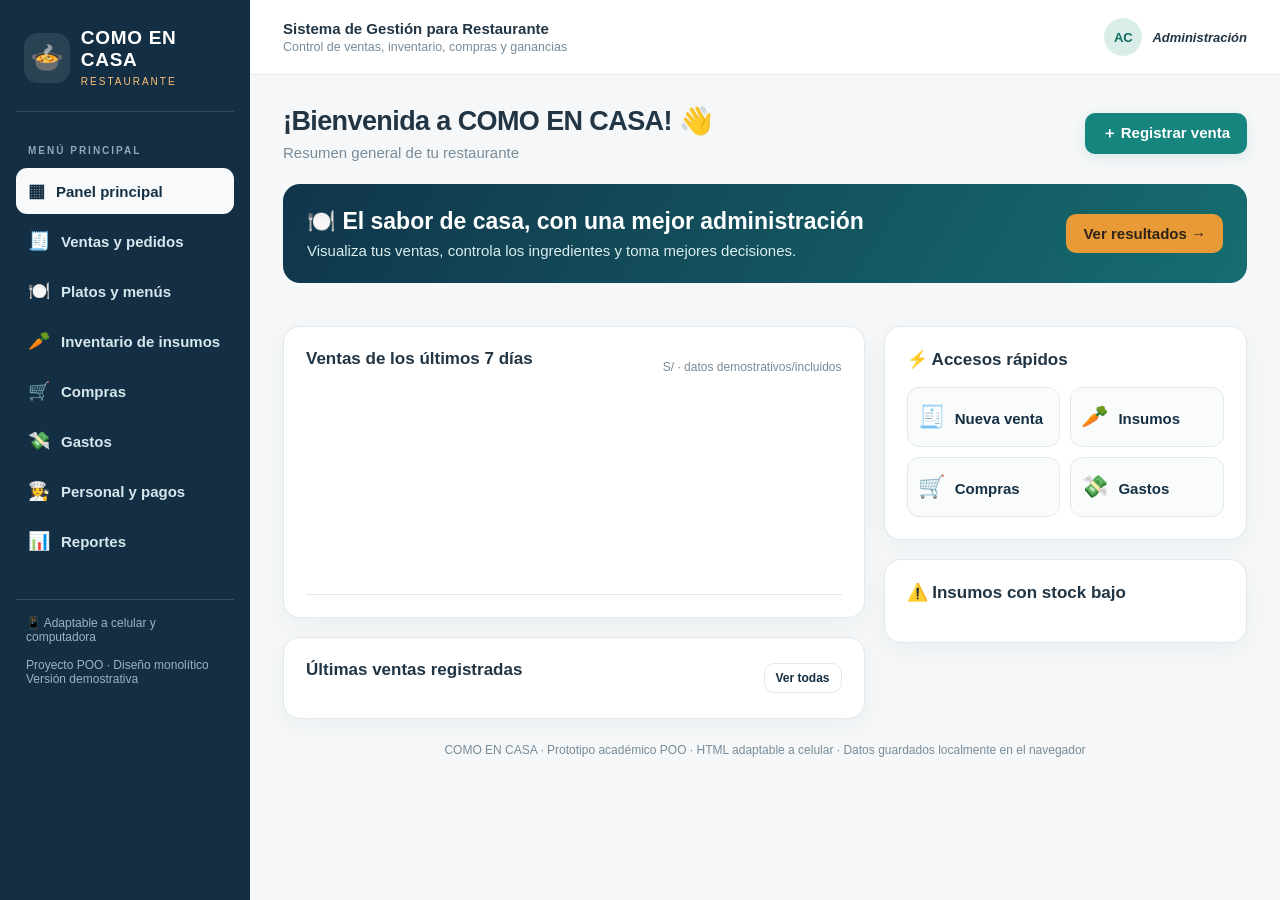
<file: documentos/Interfaz_Grafica.html>
<!DOCTYPE html><html lang="es"><head><meta charset="UTF-8"><meta name="viewport" content="width=device-width, initial-scale=1.0"><title>COMO EN CASA · Sistema de Gestión</title><style>
:root{--navy:#142f43;--navy2:#0c2232;--orange:#e89a37;--teal:#15857e;--bg:#f5f7f8;--ink:#223544;--muted:#788b99;--line:#e1e9ee;--white:#fff;--danger:#c45152}*{box-sizing:border-box}body{margin:0;font:15px 'Segoe UI',Arial,sans-serif;background:var(--bg);color:var(--ink)}button,input,select{font:inherit}button{cursor:pointer}.layout{display:flex;min-height:100vh}.sidebar{background:var(--navy);color:#dceaf2;width:250px;flex:0 0 250px;padding:24px 16px;position:sticky;top:0;height:100vh;overflow:auto}.brand{display:flex;gap:11px;align-items:center;padding:3px 8px 23px;border-bottom:1px solid #ffffff20;margin-bottom:18px}.brand-icon{background:#ffffff17;border-radius:14px;width:50px;height:50px;display:grid;place-items:center;font-size:27px}.brand b{color:white;font-size:19px;letter-spacing:.7px}.brand small{font-size:10px;letter-spacing:2px;color:#ffc277}.navTitle{padding:15px 12px 8px;color:#90a9b8;text-transform:uppercase;letter-spacing:2px;font-size:10px;font-weight:700}.nav{display:flex;align-items:center;gap:11px;width:100%;background:transparent;color:#d6e7ed;border:0;border-radius:11px;text-align:left;padding:12px;font-weight:600;margin:4px 0}.nav:hover{background:#ffffff12}.nav.active{background:#f7f9fb;color:var(--navy)}.nav span{font-size:18px}.sidebarFoot{margin-top:35px;padding:16px 10px;border-top:1px solid #ffffff25;font-size:12px;color:#9ab4c3}.main{flex:1;min-width:0}.topbar{background:white;display:flex;align-items:center;justify-content:space-between;padding:18px 33px;border-bottom:1px solid var(--line);gap:12px}.topbar b{font-size:15px}.topbar small{display:block;color:var(--muted);margin-top:3px}.user{display:flex;gap:10px;align-items:center;font-size:13px;font-weight:600}.avatar{width:38px;height:38px;background:#d9eee9;color:#0f6c60;border-radius:50%;display:grid;place-items:center}.content{max-width:1400px;padding:30px 33px;margin:auto}.headline{display:flex;justify-content:space-between;align-items:center;gap:20px;margin-bottom:23px}.headline h1{margin:0;font-size:27px;letter-spacing:-.6px}.sub{color:var(--muted);margin:7px 0 0}.btn{border:0;border-radius:10px;background:var(--teal);color:white;padding:11px 17px;font-weight:700;box-shadow:0 4px 12px #15857e1e}.btn.alt{background:white;color:var(--navy);border:1px solid var(--line);box-shadow:none}.btn.orange{background:var(--orange);color:#2e2417}.btn.red{background:#fce9e9;color:#aa3737;box-shadow:none}.btn.small{padding:7px 11px;font-size:12px}.grid{display:grid;grid-template-columns:repeat(4,minmax(0,1fr));gap:17px;margin:18px 0 23px}.metric{background:white;padding:20px 19px;border:1px solid var(--line);border-radius:16px;box-shadow:0 7px 25px #1a3b5510}.metric .mrow{display:flex;align-items:center;justify-content:space-between}.metric .symbol{border-radius:11px;background:#e6f5f0;color:var(--teal);padding:10px;font-size:20px}.metric:nth-child(2) .symbol{background:#fff2e0;color:#bc741d}.metric:nth-child(3) .symbol{background:#e9ecff;color:#5d64ad}.metric:nth-child(4) .symbol{background:#fceceb;color:#c75b51}.metric h2{margin:13px 0 5px;font-size:28px}.metric small{color:var(--muted)}.metric strong{font-size:12px;color:#208373}.cols{display:grid;grid-template-columns:1.6fr 1fr;gap:19px}.panel{background:white;border:1px solid var(--line);border-radius:17px;box-shadow:0 7px 25px #1a3b550b;padding:22px;margin-bottom:19px}.panel h3{margin:0 0 17px;font-size:17px}.panel-head{display:flex;align-items:center;justify-content:space-between;gap:10px}.panel-head h3{margin:0 0 16px}.tiny{font-size:12px;color:var(--muted)}table{width:100%;border-collapse:collapse}th{text-align:left;background:#f7f9fa;color:#617787;font-size:12px;padding:12px}td{border-bottom:1px solid #edf1f3;padding:13px 11px;font-size:13px}tr:last-child td{border-bottom:0}.pill{display:inline-block;border-radius:15px;padding:5px 10px;font-size:11px;font-weight:700;background:#dff3ec;color:#197963}.pill.wait{background:#fff3dd;color:#ad711c}.pill.low{background:#ffebea;color:#bd4942}.chart{height:210px;display:flex;align-items:end;gap:19px;padding:0 14px 24px;border-bottom:1px solid var(--line)}.bar-col{flex:1;min-width:0;text-align:center;position:relative}.bar{width:100%;border-radius:8px 8px 0 0;background:linear-gradient(180deg,#f3bc69,#e69031);min-height:10px}.bar-col span{position:absolute;top:100%;left:0;right:0;padding-top:7px;color:var(--muted);font-size:11px}.quick{display:grid;grid-template-columns:repeat(2,1fr);gap:10px}.quick button{border:1px solid var(--line);border-radius:12px;padding:16px 10px;background:#fafcfc;font-weight:700;color:var(--navy);text-align:left}.quick button span{font-size:22px;margin-right:6px}.section{display:none}.section.active{display:block}.formgrid{display:grid;grid-template-columns:repeat(2,minmax(0,1fr));gap:14px}.formgrid .wide{grid-column:1/-1}label{display:block;font-weight:650;font-size:12px;margin-bottom:7px}input,select{width:100%;border:1px solid #d6e1e6;border-radius:9px;padding:11px;background:white;outline:none;color:#243b4a}input:focus,select:focus{border-color:#15938a;box-shadow:0 0 0 3px #15938a1a}.toolbar{display:flex;gap:12px;align-items:center;margin:13px 0 18px;flex-wrap:wrap}.toolbar input{max-width:300px}.highlight{background:linear-gradient(120deg,#10354a,#166d70);border-radius:17px;color:white;padding:24px;display:flex;justify-content:space-between;align-items:center;margin-bottom:20px;gap:12px}.highlight h3{margin:0 0 7px;font-size:23px}.highlight p{margin:0;color:#daeeee}.note{background:#fff6e8;border-left:4px solid var(--orange);padding:14px 18px;border-radius:8px;color:#765527;font-size:13px;margin:12px 0 20px}.empty{padding:25px;color:var(--muted);text-align:center}.foot{color:var(--muted);font-size:12px;text-align:center;padding:5px 0 25px}.mobileMenu{display:none} @media(max-width:1100px){.grid{grid-template-columns:repeat(2,1fr)}.cols{grid-template-columns:1fr}}@media(max-width:760px){.sidebar{position:fixed;z-index:20;transform:translateX(-105%);transition:.2s;box-shadow:10px 0 40px #061b2830}.sidebar.open{transform:translateX(0)}.mobileMenu{display:inline-block}.topbar{padding:14px 18px}.content{padding:22px 15px}.headline h1{font-size:23px}.grid{gap:9px}.metric{padding:14px}.metric h2{font-size:21px}.formgrid{grid-template-columns:1fr}.cols{display:block}.panel{padding:15px;overflow-x:auto}.highlight{display:block}.highlight button{margin-top:16px}table{min-width:520px}.user em{display:none}}
</style></head><body><div class="layout"><aside class="sidebar" id="sidebar"><div class="brand"><div class="brand-icon">🍲</div><div><b>COMO EN CASA</b><br><small>RESTAURANTE</small></div></div><div class="navTitle">Menú principal</div><button class="nav active" data-target="inicio"><span>▦</span> Panel principal</button><button class="nav" data-target="ventas"><span>🧾</span> Ventas y pedidos</button><button class="nav" data-target="platos"><span>🍽️</span> Platos y menús</button><button class="nav" data-target="insumos"><span>🥕</span> Inventario de insumos</button><button class="nav" data-target="compras"><span>🛒</span> Compras</button><button class="nav" data-target="gastos"><span>💸</span> Gastos</button><button class="nav" data-target="personal"><span>👩‍🍳</span> Personal y pagos</button><button class="nav" data-target="reportes"><span>📊</span> Reportes</button><div class="sidebarFoot">📱 Adaptable a celular y computadora<br><br>Proyecto POO · Diseño monolítico<br>Versión demostrativa</div></aside><main class="main"><header class="topbar"><div><button class="btn alt small mobileMenu" onclick="document.querySelector('#sidebar').classList.toggle('open')">☰</button> <b>Sistema de Gestión para Restaurante</b><small>Control de ventas, inventario, compras y ganancias</small></div><div class="user"><div class="avatar">AC</div><em>Administración</em></div></header><div class="content">
<section class="section active" id="inicio"><div class="headline"><div><h1>¡Bienvenida a COMO EN CASA! 👋</h1><p class="sub">Resumen general de tu restaurante</p></div><button class="btn" data-go="ventas">＋ Registrar venta</button></div><div class="highlight"><div><h3>🍽️ El sabor de casa, con una mejor administración</h3><p>Visualiza tus ventas, controla los ingredientes y toma mejores decisiones.</p></div><button class="btn orange" data-go="reportes">Ver resultados →</button></div><div class="grid" id="metrics"></div><div class="cols"><div><div class="panel"><div class="panel-head"><h3>Ventas de los últimos 7 días</h3><span class="tiny">S/ · datos demostrativos/incluidos</span></div><div class="chart" id="barChart"></div></div><div class="panel"><div class="panel-head"><h3>Últimas ventas registradas</h3><button class="btn alt small" data-go="ventas">Ver todas</button></div><div id="lastSales"></div></div></div><div><div class="panel"><h3>⚡ Accesos rápidos</h3><div class="quick"><button data-go="ventas"><span>🧾</span> Nueva venta</button><button data-go="insumos"><span>🥕</span> Insumos</button><button data-go="compras"><span>🛒</span> Compras</button><button data-go="gastos"><span>💸</span> Gastos</button></div></div><div class="panel"><h3>⚠️ Insumos con stock bajo</h3><div id="lowStock"></div></div></div></div></section>
<section class="section" id="ventas"><div class="headline"><div><h1>Ventas y pedidos</h1><p class="sub">Registra platos vendidos y cómo pagan tus clientes.</p></div></div><div class="cols"><div class="panel"><h3>Nueva venta</h3><form id="saleForm" class="formgrid"><div><label>Plato o menú</label><select id="saleDish" required></select></div><div><label>Cantidad</label><input id="saleQty" type="number" min="1" value="1" required></div><div><label>Cliente (opcional)</label><input id="saleClient" placeholder="Ej.: Cliente de mesa"></div><div><label>Método de pago</label><select id="saleMethod"><option>Efectivo</option><option>Yape</option><option>Tarjeta</option></select></div><div class="wide"><button class="btn" type="submit">✓ Registrar venta</button></div></form><div class="note">Cada venta se guarda en este navegador para demostrar la interfaz; aún no se conecta a MySQL ni procesa pagos reales.</div></div><div class="panel"><h3>💡 Flujo de venta</h3><p>1. Elegir el plato.</p><p>2. Indicar cantidad y cliente.</p><p>3. Registrar efectivo, Yape o tarjeta.</p><p>4. Consultar ventas en el reporte.</p></div></div><div class="panel"><h3>Historial de ventas</h3><div id="salesTable"></div></div></section>
<section class="section" id="platos"><div class="headline"><div><h1>Platos y menús</h1><p class="sub">Organiza los precios y la carta del restaurante.</p></div></div><div class="panel"><h3>Agregar plato</h3><form id="dishForm" class="formgrid"><div><label>Nombre del plato</label><input id="dishName" placeholder="Ej.: Seco de pollo" required></div><div><label>Precio (S/)</label><input id="dishPrice" type="number" min=".1" step=".01" value="12" required></div><div class="wide"><button class="btn" type="submit">＋ Guardar plato</button></div></form></div><div class="panel"><h3>Catálogo de platos</h3><div id="dishTable"></div></div></section>
<section class="section" id="insumos"><div class="headline"><div><h1>Inventario de insumos</h1><p class="sub">Conoce qué ingredientes tienes y cuáles necesitas comprar.</p></div></div><div class="panel"><h3>Agregar o actualizar insumo</h3><form id="stockForm" class="formgrid"><div><label>Ingrediente</label><input id="stockName" placeholder="Ej.: Aceite" required></div><div><label>Cantidad disponible</label><input id="stockQty" type="number" min="0" step=".01" required></div><div><label>Unidad</label><select id="stockUnit"><option>kg</option><option>litros</option><option>unidades</option><option>bolsas</option></select></div><div><label>Stock mínimo</label><input id="stockMin" type="number" min="0" step=".01" value="2" required></div><div class="wide"><button class="btn" type="submit">✓ Guardar insumo</button></div></form></div><div class="panel"><h3>Existencias</h3><div id="stockTable"></div></div></section>
<section class="section" id="compras"><div class="headline"><div><h1>Compras de insumos</h1><p class="sub">Registra las entradas de alimentos y el dinero invertido.</p></div></div><div class="panel"><h3>Nueva compra</h3><form id="purchaseForm" class="formgrid"><div><label>Insumo</label><input id="purchaseName" placeholder="Ej.: Arroz" required></div><div><label>Cantidad</label><input id="purchaseQty" type="number" step=".01" min=".01" required></div><div><label>Unidad</label><select id="purchaseUnit"><option>kg</option><option>litros</option><option>unidades</option><option>bolsas</option></select></div><div><label>Costo total (S/)</label><input id="purchaseAmount" type="number" step=".01" min="0" required></div><div class="wide"><button class="btn" type="submit">＋ Registrar compra</button></div></form></div><div class="panel"><h3>Historial de compras</h3><div id="purchaseTable"></div></div></section>
<section class="section" id="gastos"><div class="headline"><div><h1>Gastos del negocio</h1><p class="sub">Alquiler, luz, agua, gas, limpieza y otros egresos.</p></div></div><div class="panel"><h3>Registrar gasto</h3><form id="expenseForm" class="formgrid"><div><label>Concepto</label><input id="expenseName" placeholder="Ej.: Recarga de gas" required></div><div><label>Monto (S/)</label><input id="expenseAmount" type="number" step=".01" min="0" required></div><div class="wide"><button class="btn" type="submit">＋ Guardar gasto</button></div></form></div><div class="panel"><h3>Gastos registrados</h3><div id="expenseTable"></div></div></section>
<section class="section" id="personal"><div class="headline"><div><h1>Personal y pagos</h1><p class="sub">Control administrativo de remuneraciones.</p></div></div><div class="panel"><h3>Registrar pago al personal</h3><form id="payForm" class="formgrid"><div><label>Nombre del trabajador</label><input id="payName" placeholder="Ej.: Cocinera" required></div><div><label>Cargo</label><select id="payRole"><option>Cocina</option><option>Atención</option><option>Limpieza</option><option>Administración</option><option>Otro</option></select></div><div><label>Monto del pago (S/)</label><input id="payAmount" type="number" step=".01" min="0" required></div><div class="wide"><button class="btn" type="submit">＋ Registrar pago</button></div></form><div class="note">Este registro es administrativo y no sustituye la planilla ni el cálculo de beneficios laborales.</div></div><div class="panel"><h3>Pagos realizados</h3><div id="payTable"></div></div></section>
<section class="section" id="reportes"><div class="headline"><div><h1>Reportes y ganancias</h1><p class="sub">Resumen de información registrada en este prototipo.</p></div><button class="btn alt" onclick="print()">🖨️ Imprimir</button></div><div class="grid" id="reportMetrics"></div><div class="panel"><h3>Resumen económico</h3><div id="reportTable"></div></div><div class="note">El saldo mostrado es flujo registrado (ventas menos compras, gastos y pagos al personal), no utilidad contable definitiva: las existencias no consumidas, impuestos y obligaciones pendientes deben ajustarse en el sistema final.</div><div class="panel"><h3>Medios de pago</h3><div id="methods"></div></div></section>
<div class="foot">COMO EN CASA · Prototipo académico POO · HTML adaptable a celular · Datos guardados localmente en el navegador</div></div></main></div>
<script>
const KEY='comoencasa_demo_v1'; const seed={dishes:[{id:1,name:'Menú del día',price:12},{id:2,name:'Ají de gallina',price:12},{id:3,name:'Arroz con pollo',price:12},{id:4,name:'Seco de pollo',price:12}],stock:[{id:1,name:'Arroz',qty:7,unit:'kg',min:3},{id:2,name:'Aceite',qty:1.5,unit:'litros',min:2},{id:3,name:'Pollo',qty:4,unit:'kg',min:3},{id:4,name:'Papa',qty:2,unit:'kg',min:4}],sales:[],purchases:[],expenses:[],payments:[]};let db;try{db=JSON.parse(localStorage.getItem(KEY))||structuredClone(seed)}catch(e){db=structuredClone(seed)}const save=()=>{localStorage.setItem(KEY,JSON.stringify(db));render()};const money=v=>'S/ '+Number(v).toFixed(2);const date=()=>new Date().toLocaleString('es-PE',{day:'2-digit',month:'2-digit',year:'numeric',hour:'2-digit',minute:'2-digit'});const num=v=>Number(v)||0;const esc=s=>String(s).replaceAll('&','&amp;').replaceAll('<','&lt;').replaceAll('>','&gt;').replaceAll('"','&quot;');const sum=(a,key)=>a.reduce((s,x)=>s+num(x[key]),0);const table=(heads,rows)=>rows.length?`<table><thead><tr>${heads.map(h=>`<th>${h}</th>`).join('')}</tr></thead><tbody>${rows.map(r=>`<tr>${r.map(c=>`<td>${c}</td>`).join('')}</tr>`).join('')}</tbody></table>`:'<div class="empty">No hay registros todavía.</div>';function goto(id){document.querySelectorAll('.section').forEach(x=>x.classList.toggle('active',x.id===id));document.querySelectorAll('.nav').forEach(x=>x.classList.toggle('active',x.dataset.target===id));document.querySelector('#sidebar').classList.remove('open');scrollTo(0,0)}document.querySelectorAll('[data-target],[data-go]').forEach(b=>b.addEventListener('click',()=>goto(b.dataset.target||b.dataset.go)));
function render(){let rev=sum(db.sales,'amount'),expenses=sum(db.expenses,'amount'),purchases=sum(db.purchases,'amount'),pay=sum(db.payments,'amount'),balance=rev-expenses-purchases-pay;document.querySelector('#metrics').innerHTML=[['💰','Ventas registradas',money(rev),'Ingresos'],['🍽️','Platos vendidos',sum(db.sales,'qty'),'Unidades'],['🥕','Insumos bajos',db.stock.filter(x=>x.qty<=x.min).length,'Requieren atención'],['📈','Saldo de caja',money(balance),'Ingreso menos egresos']].map(a=>`<div class="metric"><div class="mrow"><small>${a[1]}</small><div class="symbol">${a[0]}</div></div><h2>${a[2]}</h2><strong>${a[3]}</strong></div>`).join('');document.querySelector('#barChart').innerHTML=Array.from({length:7},(_,i)=>{let d=new Date();d.setDate(d.getDate()-(6-i));let total=db.sales.filter(x=>x.day===d.toISOString().slice(0,10)).reduce((s,x)=>s+x.amount,0);return{label:['Dom','Lun','Mar','Mié','Jue','Vie','Sáb'][d.getDay()],total}}).map(o=>`<div class="bar-col"><div title="${money(o.total)}" class="bar" style="height:${Math.max(6,Math.min(180,o.total/Math.max(rev,100)*950))}px"></div><span>${o.label}</span></div>`).join('');document.querySelector('#lastSales').innerHTML=table(['Fecha','Plato','Total'],db.sales.slice(-5).reverse().map(x=>[esc(x.date),esc(x.dish),money(x.amount)]));document.querySelector('#lowStock').innerHTML=db.stock.filter(x=>x.qty<=x.min).map(x=>`<p>🔸 <strong>${esc(x.name)}</strong> — ${x.qty} ${esc(x.unit)} <span class="pill low">Bajo</span></p>`).join('')||'<p class="tiny">Todos los insumos están sobre el mínimo registrado.</p>';document.querySelector('#saleDish').innerHTML=db.dishes.map(x=>`<option value="${x.id}">${esc(x.name)} · ${money(x.price)}</option>`).join('');document.querySelector('#salesTable').innerHTML=table(['Fecha','Cliente','Plato','Cantidad','Pago','Total'],db.sales.slice().reverse().map(x=>[esc(x.date),esc(x.client),esc(x.dish),x.qty,esc(x.method),money(x.amount)]));document.querySelector('#dishTable').innerHTML=table(['Plato','Precio','Acción'],db.dishes.map(x=>[esc(x.name),money(x.price),`<button class="btn red small" onclick="remove('dishes',${x.id})">Eliminar</button>`]));document.querySelector('#stockTable').innerHTML=table(['Insumo','Cantidad','Mínimo','Estado'],db.stock.map(x=>[esc(x.name),x.qty+' '+esc(x.unit),x.min+' '+esc(x.unit),x.qty<=x.min?'<span class="pill low">Reponer</span>':'<span class="pill">Disponible</span>']));document.querySelector('#purchaseTable').innerHTML=table(['Fecha','Insumo','Cantidad','Costo'],db.purchases.slice().reverse().map(x=>[esc(x.date),esc(x.name),x.qty+' '+esc(x.unit),money(x.amount)]));document.querySelector('#expenseTable').innerHTML=table(['Fecha','Concepto','Monto'],db.expenses.slice().reverse().map(x=>[esc(x.date),esc(x.name),money(x.amount)]));document.querySelector('#payTable').innerHTML=table(['Fecha','Trabajador','Cargo','Pago'],db.payments.slice().reverse().map(x=>[esc(x.date),esc(x.name),esc(x.role),money(x.amount)]));document.querySelector('#reportMetrics').innerHTML=[['💰','Ventas',rev],['🛒','Compras',purchases],['💸','Otros gastos',expenses],['👩‍🍳','Pago personal',pay]].map(a=>`<div class="metric"><small>${a[1]}</small><h2>${money(a[2])}</h2></div>`).join('');document.querySelector('#reportTable').innerHTML=table(['Concepto','Soles'],[['Ingresos registrados',money(rev)],['− Compras registradas',money(purchases)],['− Gastos registrados',money(expenses)],['− Pagos al personal',money(pay)],['SALDO REGISTRADO',`<strong>${money(balance)}</strong>`]]);document.querySelector('#methods').innerHTML=table(['Medio','Total'],['Efectivo','Yape','Tarjeta'].map(m=>[m,money(db.sales.filter(x=>x.method===m).reduce((s,x)=>s+x.amount,0))]));}
function addForm(id,cb){document.getElementById(id).addEventListener('submit',e=>{e.preventDefault();cb();e.target.reset();save()})}function fresh(){return {id:Date.now()+Math.floor(Math.random()*100),date:date()}}const today=()=>new Date().toISOString().slice(0,10);addForm('saleForm',()=>{let dish=db.dishes.find(x=>x.id===num(document.querySelector('#saleDish').value));if(!dish)return;let qty=num(document.querySelector('#saleQty').value);if(qty<=0)return;db.sales.push({...fresh(),day:today(),dish:dish.name,qty,amount:qty*dish.price,client:document.querySelector('#saleClient').value.trim()||'Cliente general',method:document.querySelector('#saleMethod').value});alert('Venta registrada correctamente')});addForm('dishForm',()=>{db.dishes.push({id:Date.now(),name:document.querySelector('#dishName').value.trim(),price:num(document.querySelector('#dishPrice').value)})});addForm('stockForm',()=>{let name=document.querySelector('#stockName').value.trim(),unit=document.querySelector('#stockUnit').value,qty:num(document.querySelector('#stockQty').value),min:num(document.querySelector('#stockMin').value),item=db.stock.find(x=>x.name.toLowerCase()===name.toLowerCase()&&x.unit===unit);if(item){item.qty=qty;item.min=min}else db.stock.push({id:Date.now(),name,qty,unit,min})});addForm('purchaseForm',()=>{let name=document.querySelector('#purchaseName').value.trim(),qty=num(document.querySelector('#purchaseQty').value),unit=document.querySelector('#purchaseUnit').value,amount=num(document.querySelector('#purchaseAmount').value);db.purchases.push({...fresh(),name,qty,unit,amount});let item=db.stock.find(x=>x.name.toLowerCase()===name.toLowerCase()&&x.unit===unit);if(item)item.qty+=qty;else db.stock.push({id:Date.now(),name,qty,unit,min:0})});addForm('expenseForm',()=>{db.expenses.push({...fresh(),name:document.querySelector('#expenseName').value.trim(),amount:num(document.querySelector('#expenseAmount').value)})});addForm('payForm',()=>{db.payments.push({...fresh(),name:document.querySelector('#payName').value.trim(),role:document.querySelector('#payRole').value,amount:num(document.querySelector('#payAmount').value)})});window.remove=(key,id)=>{if(confirm('¿Eliminar este registro del catálogo?')){db[key]=db[key].filter(x=>x.id!==id);save()}};render();
</script></body></html>
</file>
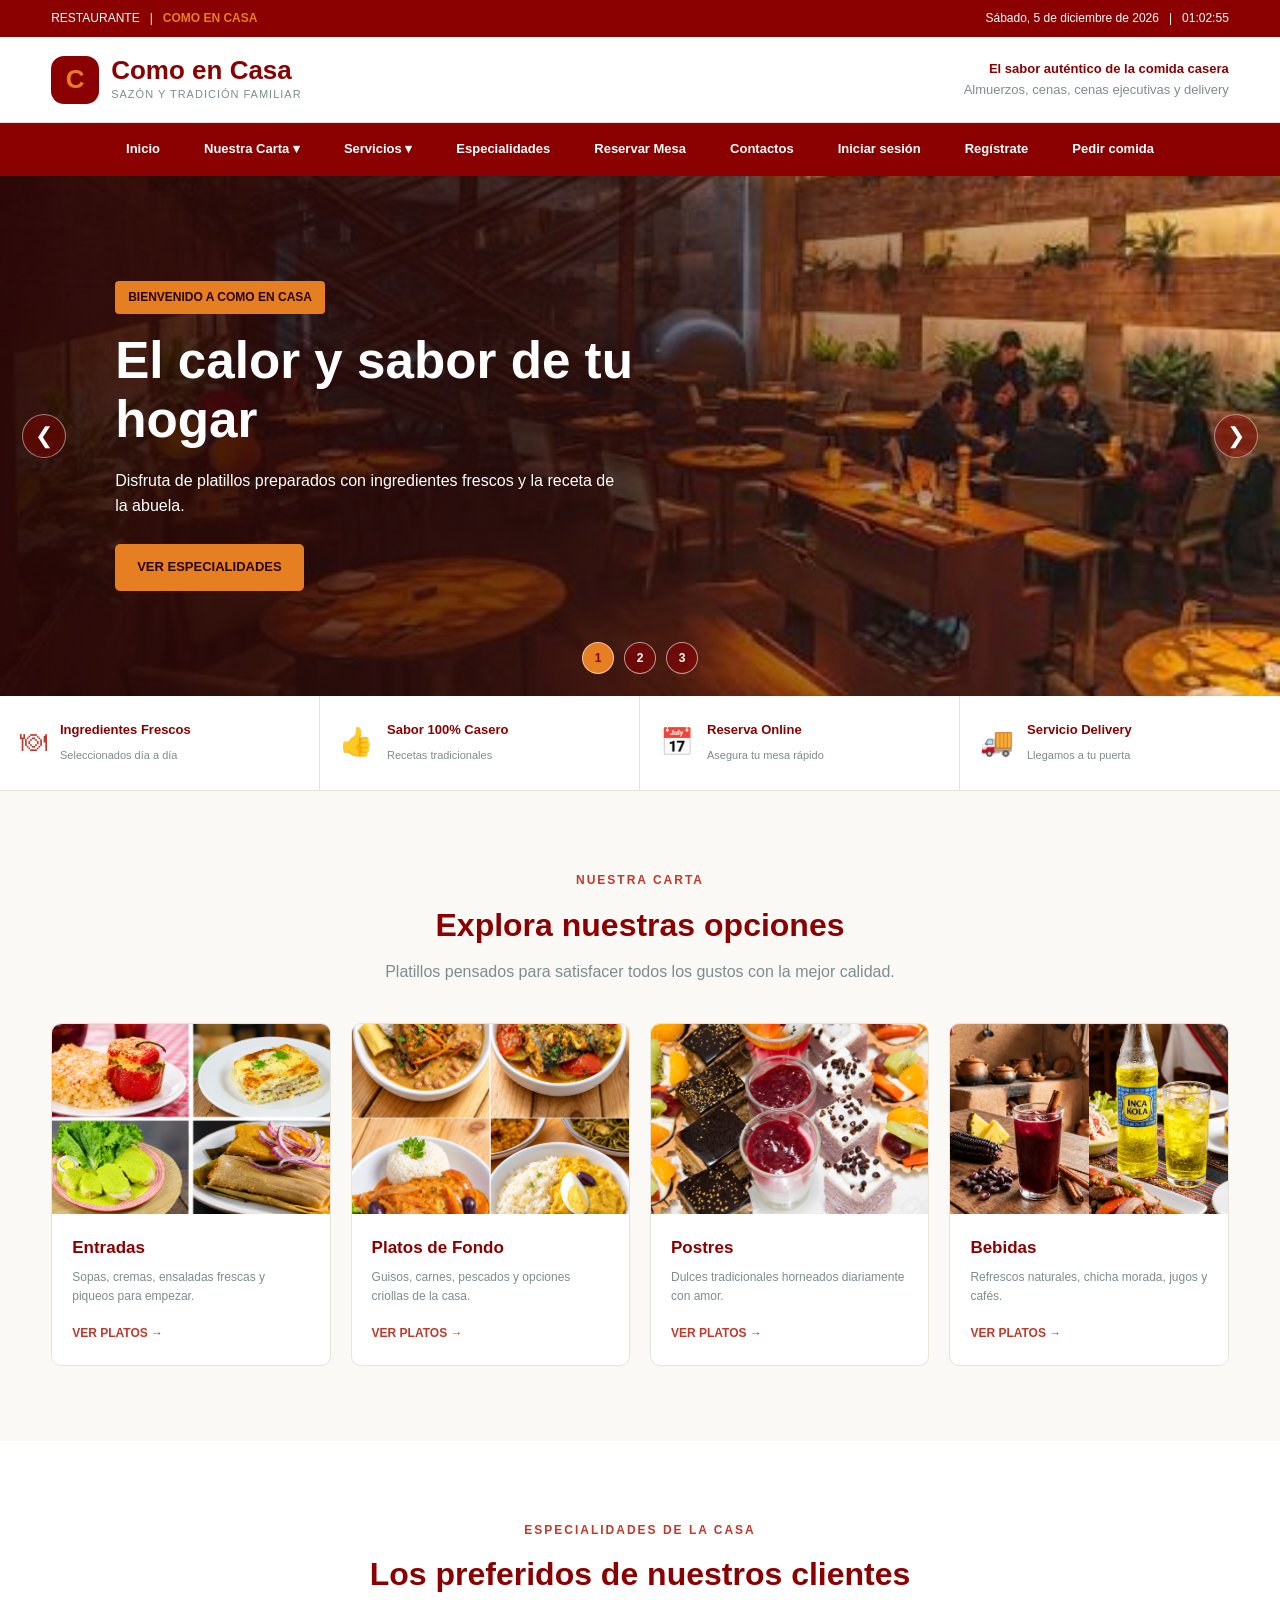
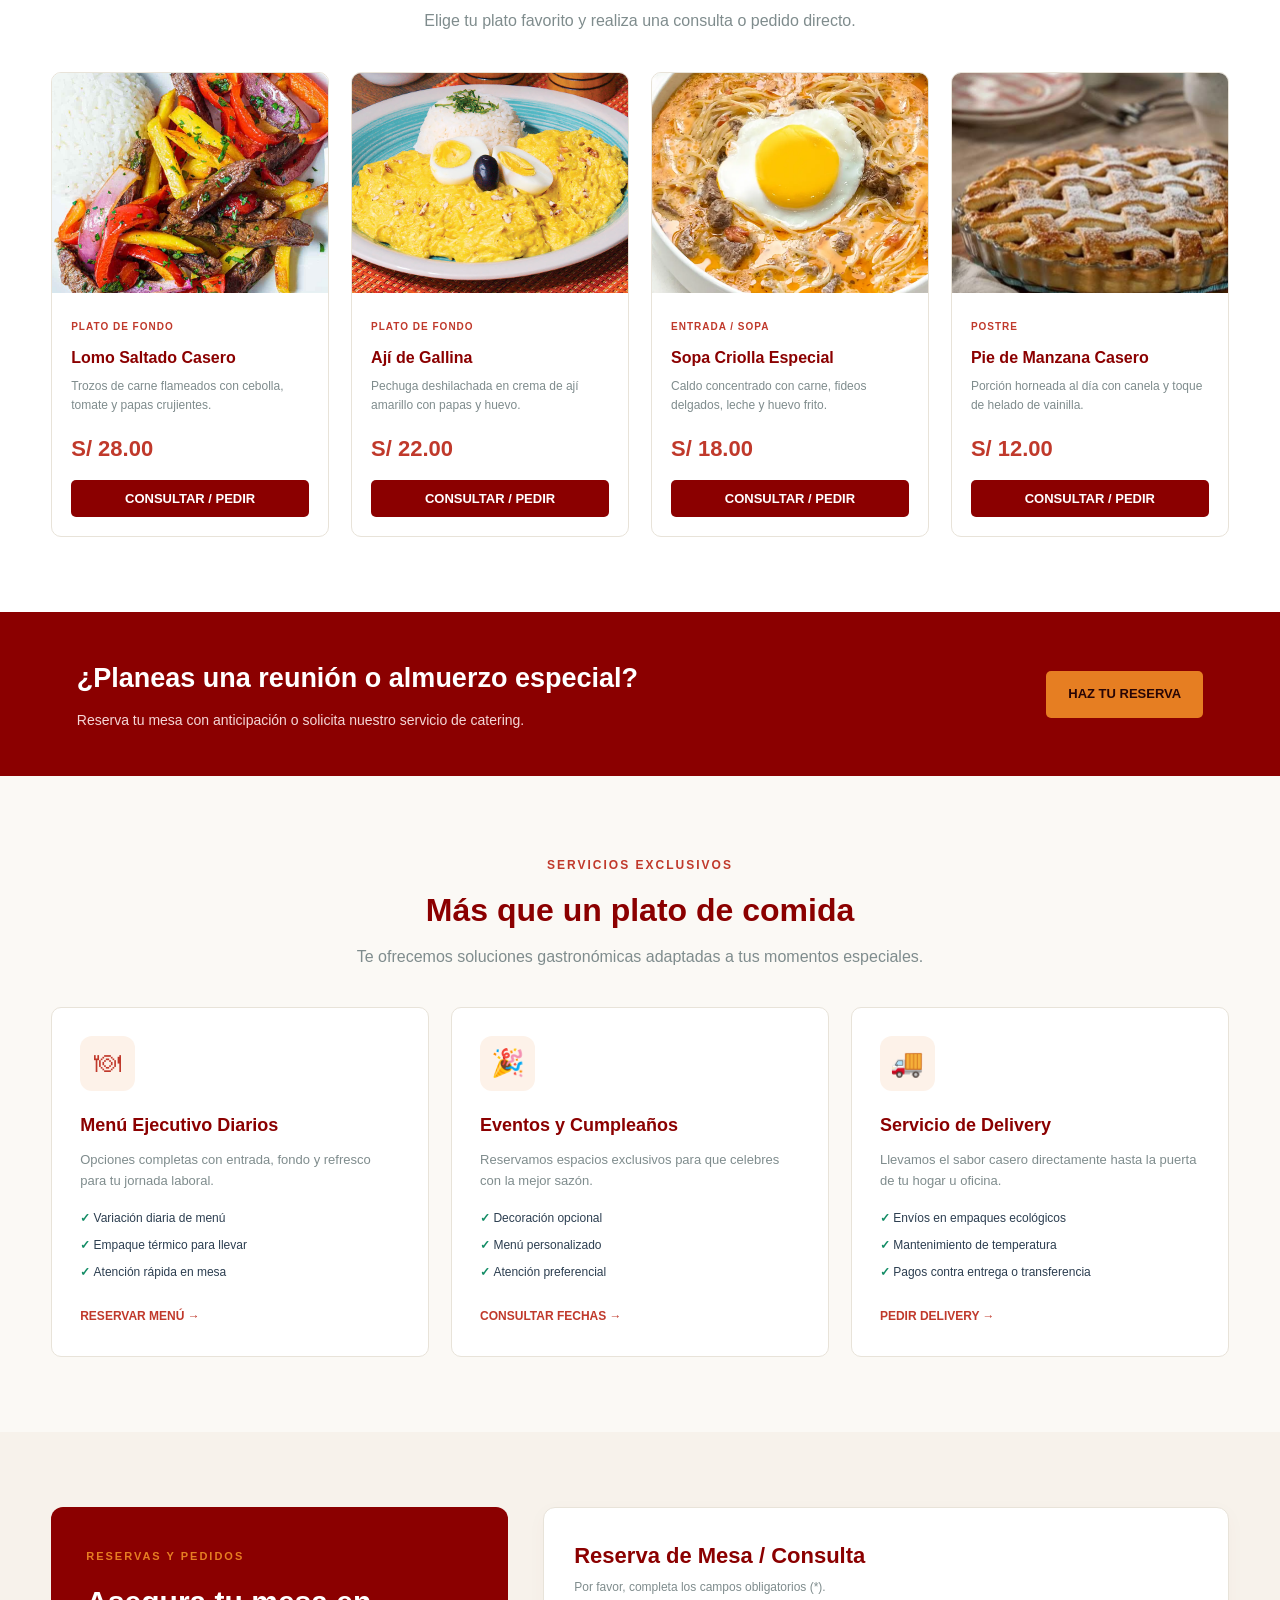
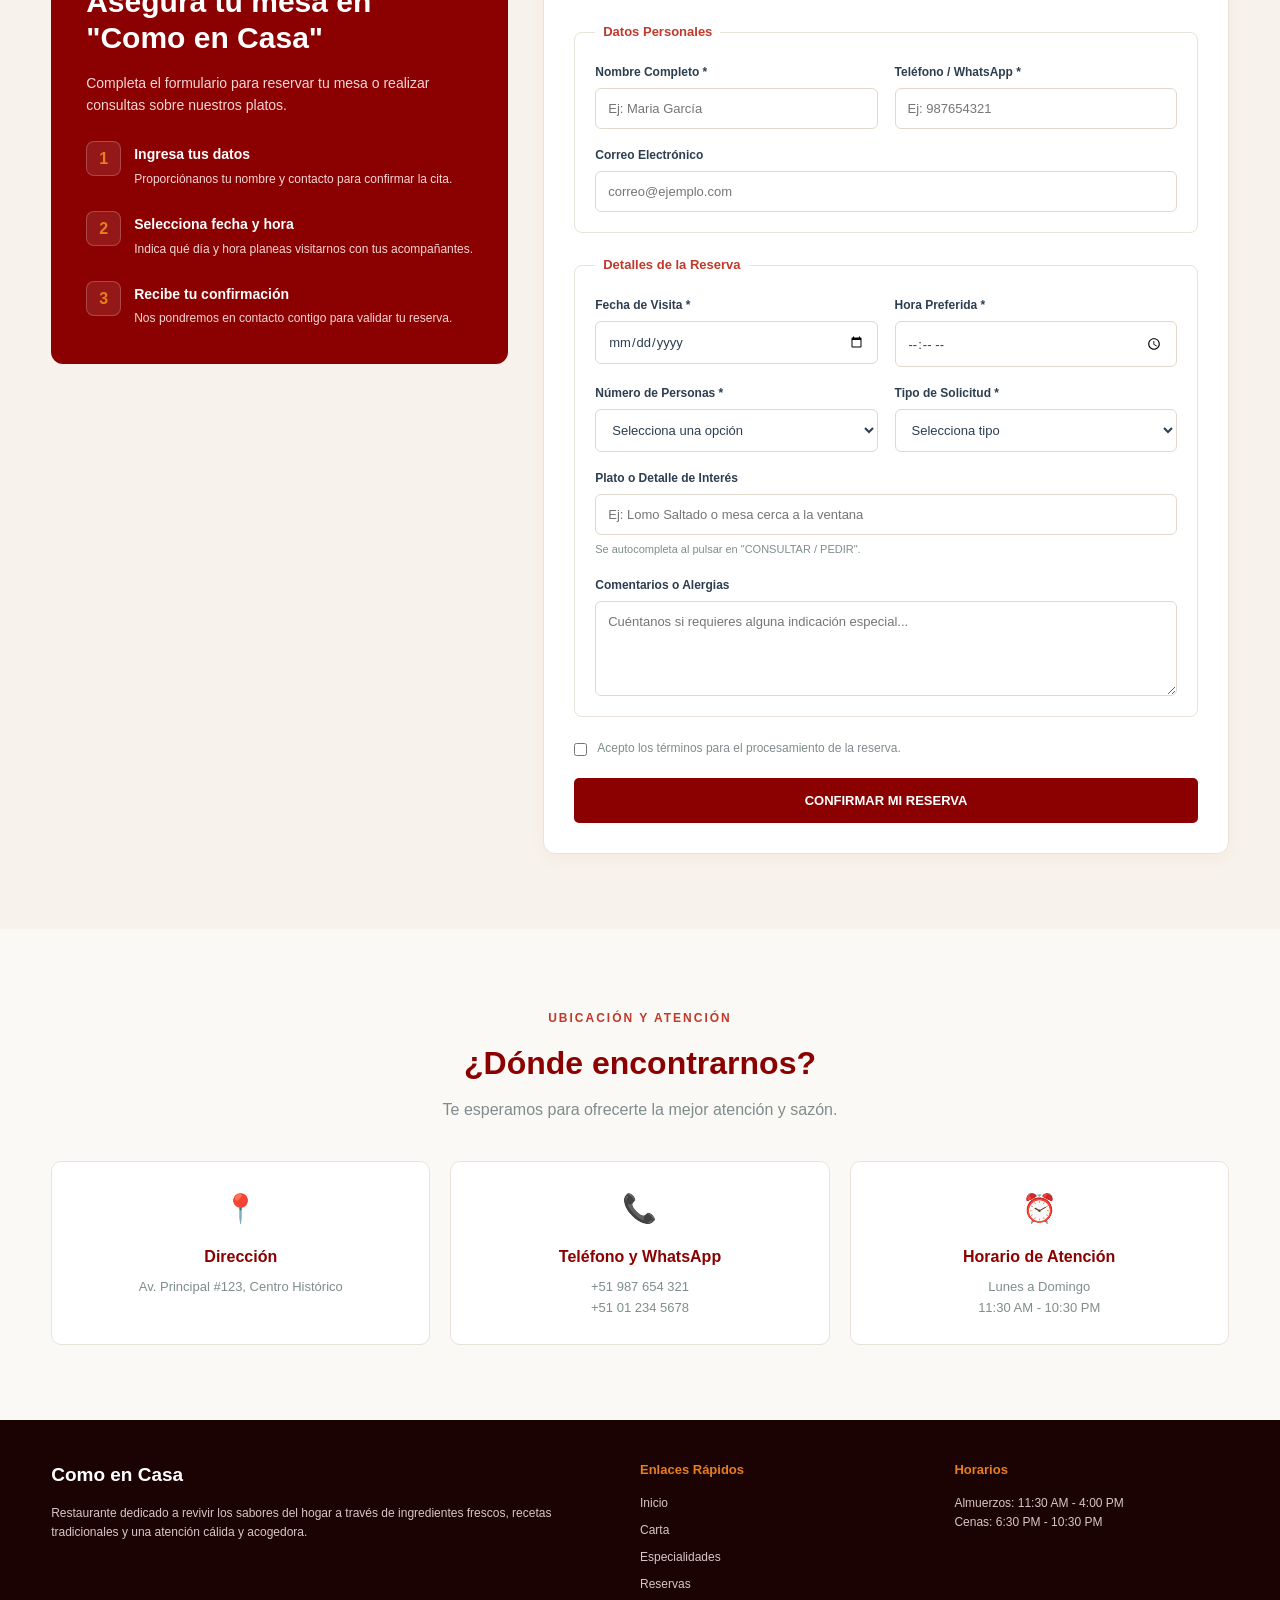
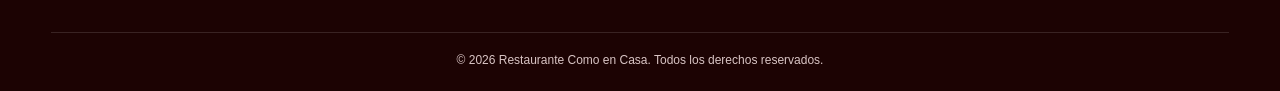
<file: sistema_completo/restaurante.html>
<!DOCTYPE html>
<html lang="es">
<head>
<meta charset="UTF-8">
<meta name="viewport" content="width=device-width, initial-scale=1.0">

<title>Como en Casa | Restaurante y Sazón Casera</title>

<style>

/* =========================================
1. CONFIGURACION GENERAL
   ========================================= */

* {
    box-sizing: border-box;
    margin: 0;
    padding: 0;
    scroll-behavior: smooth;
}

:root {
    --rojo: #8b0000;
    --rojo-claro: #c0392b;
    --dorado: #e67e22;
    --fondo: #fbf9f5;
    --blanco: #ffffff;
    --texto: #2c3e50;
    --gris: #7f8c8d;
    --borde: #e8e3d9;
}

body {
    font-family: Arial, Helvetica, sans-serif;
    background: var(--fondo);
    color: var(--texto);
    line-height: 1.6;
}

a {
    text-decoration: none;
    color: inherit;
}

button, input, select, textarea {
    font-family: inherit;
}

button {
    cursor: pointer;
}

.contenedor {
    width: 100%;
    overflow: hidden;
}

.contenido {
    width: 92%;
    max-width: 1250px;
    margin: auto;
}

.seccion {
    padding: 75px 0;
}

.titulo-seccion {
    text-align: center;
    margin-bottom: 38px;
}

.titulo-seccion span {
    color: var(--rojo-claro);
    font-size: 12px;
    font-weight: bold;
    text-transform: uppercase;
    letter-spacing: 2px;
}

.titulo-seccion h2 {
    font-size: 32px;
    color: var(--rojo);
    margin: 8px 0;
}

.titulo-seccion p {
    color: var(--gris);
    max-width: 650px;
    margin: auto;
}


/* =========================================
2. BARRA SUPERIOR
   ========================================= */

.topbar {
    background: var(--rojo);
    color: white;
    padding: 9px 4%;
    display: flex;
    justify-content: space-between;
    align-items: center;
    gap: 15px;
    font-size: 12px;
}

.topbar strong {
    color: var(--dorado);
}

.reloj {
    text-align: right;
}


/* =========================================
3. CABECERA Y LOGOTIPO
   ========================================= */

.cabecera {
    background: white;
    padding: 18px 4%;
    display: flex;
    align-items: center;
    justify-content: space-between;
    gap: 20px;
    border-bottom: 1px solid var(--borde);
}

.logo {
    display: flex;
    align-items: center;
    gap: 12px;
}

.logo-icono {
    width: 48px;
    height: 48px;
    border-radius: 13px;
    background: var(--rojo);
    color: var(--dorado);
    display: flex;
    justify-content: center;
    align-items: center;
    font-size: 26px;
    font-weight: bold;
}

.logo h1 {
    color: var(--rojo);
    font-size: 26px;
    line-height: 1.2;
}

.logo p {
    color: var(--gris);
    font-size: 11px;
    letter-spacing: 1px;
}

.cabecera-info {
    text-align: right;
    font-size: 13px;
    color: var(--gris);
}

.cabecera-info strong {
    color: var(--rojo);
}


/* =========================================
4. MENU DE NAVEGACION
   ========================================= */

.menu {
    background: var(--rojo);
    color: white;
    position: relative;
    z-index: 30;
}

.menu-interior {
    display: flex;
    align-items: center;
    justify-content: center;
    flex-wrap: wrap;
}

.menu a {
    display: block;
    padding: 16px 22px;
    font-size: 13px;
    font-weight: bold;
    transition: 0.3s;
}

.menu a:hover {
    background: var(--rojo-claro);
    color: white;
}

.menu li {
    list-style: none;
    position: relative;
}

.submenu {
    display: none;
    position: absolute;
    top: 100%;
    left: 0;
    min-width: 210px;
    background: white;
    color: var(--texto);
    box-shadow: 0 8px 20px #8b000020;
    border-radius: 0 0 8px 8px;
}

.submenu a {
    padding: 12px 17px;
    border-bottom: 1px solid var(--borde);
}

.submenu a:hover {
    background: #fdf2e9;
    color: var(--rojo-claro);
}

.menu li:hover > .submenu,
.menu li:focus-within > .submenu {
    display: block;
}


/* =========================================
5. SLIDER PRINCIPAL
   ========================================= */

.slider {
    width: 100%;
    height: 520px;
    position: relative;
    overflow: hidden;
    background: var(--rojo);
}

.slider-lista {
    display: flex;
    width: 100%;
    height: 100%;
    transition: transform 0.6s ease;
}

.slide {
    min-width: 100%;
    height: 100%;
    position: relative;
    overflow: hidden;
    background: linear-gradient(120deg, #8b0000, #c0392b);
}

.slide > img {
    width: 100%;
    height: 100%;
    display: block;
    object-fit: cover;
}

.slide-contenido {
    position: absolute;
    inset: 0;
    padding: 50px 9%;
    display: flex;
    flex-direction: column;
    justify-content: center;
    align-items: flex-start;
    color: white;
    background: linear-gradient(
        90deg,
        rgba(40, 5, 5, 0.92),
        rgba(40, 5, 5, 0.58),
        transparent
    );
    pointer-events: none;
}

.slide-contenido .etiqueta {
    background: var(--dorado);
    color: #280505;
    font-size: 12px;
    font-weight: bold;
    padding: 7px 13px;
    border-radius: 4px;
    margin-bottom: 18px;
}

.slide-contenido h2 {
    font-size: clamp(28px, 4vw, 52px);
    line-height: 1.15;
    max-width: 600px;
    margin-bottom: 18px;
}

.slide-contenido p {
    font-size: 16px;
    max-width: 500px;
    margin-bottom: 25px;
}

.slide-contenido .boton {
    pointer-events: auto;
}

.boton {
    display: inline-block;
    border: none;
    border-radius: 5px;
    padding: 13px 22px;
    background: var(--dorado);
    color: #280505;
    font-size: 13px;
    font-weight: bold;
    transition: 0.3s;
}

.boton:hover {
    background: white;
    transform: translateY(-2px);
}

.boton-rojo {
    background: var(--rojo);
    color: white;
}

.boton-rojo:hover {
    background: var(--rojo-claro);
    color: white;
}

.flecha {
    position: absolute;
    top: 50%;
    transform: translateY(-50%);
    width: 44px;
    height: 44px;
    border: 1px solid #ffffff75;
    border-radius: 50%;
    color: white;
    background: #8b000070;
    font-size: 22px;
    z-index: 5;
}

.flecha:hover {
    background: var(--dorado);
    color: var(--rojo);
}

.flecha.izquierda {
    left: 22px;
}

.flecha.derecha {
    right: 22px;
}

.slider-numeros {
    position: absolute;
    bottom: 22px;
    left: 0;
    right: 0;
    display: flex;
    justify-content: center;
    gap: 10px;
    z-index: 6;
}

.slider-numeros button {
    width: 32px;
    height: 32px;
    border: 1px solid #ffffff90;
    border-radius: 50%;
    background: #8b000090;
    color: white;
    font-size: 12px;
    font-weight: bold;
}

.slider-numeros button.activo,
.slider-numeros button:hover {
    background: var(--dorado);
    color: var(--rojo);
}


/* =========================================
6. FRANJA DE BENEFICIOS
   ========================================= */

.beneficios {
    display: grid;
    grid-template-columns: repeat(4, 1fr);
    background: white;
    border-bottom: 1px solid var(--borde);
}

.beneficio {
    display: flex;
    gap: 13px;
    align-items: center;
    padding: 24px 20px;
    border-right: 1px solid var(--borde);
}

.beneficio:last-child {
    border-right: none;
}

.beneficio-icono {
    font-size: 27px;
    color: var(--rojo-claro);
}

.beneficio strong {
    display: block;
    color: var(--rojo);
    font-size: 13px;
}

.beneficio small {
    color: var(--gris);
    font-size: 11px;
}


/* =========================================
7. CATEGORIAS DE MENU
   ========================================= */

.categorias {
    display: grid;
    grid-template-columns: repeat(4, 1fr);
    gap: 20px;
}

.categoria {
    background: white;
    border: 1px solid var(--borde);
    border-radius: 10px;
    overflow: hidden;
    transition: 0.3s;
}

.categoria:hover {
    transform: translateY(-5px);
    box-shadow: 0 12px 25px #8b000012;
    border-color: var(--dorado);
}

.foto-categoria {
    height: 190px;
    background: linear-gradient(135deg, #fdf2e9, #fae5d3);
    display: flex;
    align-items: center;
    justify-content: center;
    color: var(--rojo-claro);
    text-align: center;
    padding: 0;
    font-size: 13px;
    overflow: hidden;
}

.foto-categoria img {
    width: 100%;
    height: 100%;
    object-fit: cover;
}

.categoria-texto {
    padding: 20px;
}

.categoria h3 {
    color: var(--rojo);
    font-size: 17px;
    margin-bottom: 7px;
}

.categoria p {
    color: var(--gris);
    font-size: 12px;
    margin-bottom: 13px;
}

.enlace {
    color: var(--rojo-claro);
    font-size: 12px;
    font-weight: bold;
}


/* =========================================
8. CATALOGO DE PLATOS
   ========================================= */

.productos {
    background: white;
}

.catalogo {
    display: grid;
    grid-template-columns: repeat(4, 1fr);
    gap: 22px;
}

.producto {
    border: 1px solid var(--borde);
    border-radius: 10px;
    overflow: hidden;
    background: white;
    transition: 0.3s;
}

.producto:hover {
    transform: translateY(-5px);
    box-shadow: 0 10px 25px #8b000015;
}

.foto-producto {
    height: 220px;
    background: #fdf8f5;
    display: flex;
    justify-content: center;
    align-items: center;
    text-align: center;
    padding: 0;
    color: #8c7b75;
    font-size: 12px;
    overflow: hidden;
}

.foto-producto img {
    width: 100%;
    height: 100%;
    object-fit: cover;
}

.producto-info {
    padding: 19px;
}

.marca {
    font-size: 10px;
    color: var(--rojo-claro);
    font-weight: bold;
    text-transform: uppercase;
    letter-spacing: 1px;
}

.producto h3 {
    font-size: 16px;
    color: var(--rojo);
    margin: 7px 0;
}

.producto p {
    font-size: 12px;
    color: var(--gris);
    min-height: 40px;
}

.precio {
    font-size: 22px;
    font-weight: bold;
    color: var(--rojo-claro);
    margin: 14px 0;
}

.producto .boton {
    width: 100%;
    text-align: center;
    padding: 11px;
}


/* =========================================
9. FRASE DESTACADA
   ========================================= */

.frase-destacada {
    background: var(--rojo);
    color: white;
    padding: 45px 6%;
    display: flex;
    justify-content: space-between;
    align-items: center;
    gap: 25px;
}

.frase-destacada h2 {
    font-size: 27px;
    margin-bottom: 8px;
}

.frase-destacada p {
    color: #f5d6d6;
    font-size: 14px;
}


/* =========================================
10. SERVICIOS Y EVENTOS
   ========================================= */

.servicios {
    display: grid;
    grid-template-columns: repeat(3, 1fr);
    gap: 22px;
}

.servicio {
    background: white;
    border: 1px solid var(--borde);
    border-radius: 10px;
    padding: 28px;
    transition: 0.3s;
}

.servicio:hover {
    border-color: var(--dorado);
    box-shadow: 0 10px 25px #8b000010;
}

.servicio-icono {
    width: 55px;
    height: 55px;
    display: flex;
    justify-content: center;
    align-items: center;
    background: #fdf2e9;
    border-radius: 12px;
    color: var(--rojo-claro);
    font-size: 27px;
    margin-bottom: 20px;
}

.servicio h3 {
    color: var(--rojo);
    margin-bottom: 10px;
    font-size: 18px;
}

.servicio p {
    font-size: 13px;
    color: var(--gris);
    margin-bottom: 17px;
}

.servicio ul {
    list-style: none;
    margin-bottom: 20px;
}

.servicio li {
    font-size: 12px;
    margin: 8px 0;
}

.servicio li::before {
    content: "✓ ";
    color: #128c65;
    font-weight: bold;
}


/* =========================================
11. REGISTRO Y RESERVAS DE MESA
   ========================================= */

.registro-fondo {
    background: #f7f2eb;
}

.registro-layout {
    display: grid;
    grid-template-columns: 0.8fr 1.2fr;
    gap: 35px;

    align-items: start;
}

.registro-intro {
    background: var(--rojo);
    color: white;
    padding: 35px;
    border-radius: 12px;
}

.registro-intro .etiqueta {
    color: var(--dorado);
    font-weight: bold;
    font-size: 11px;
    letter-spacing: 2px;
}

.registro-intro h2 {
    font-size: 30px;
    line-height: 1.2;
    margin: 16px 0;
}

.registro-intro p {
    color: #f5d6d6;
    font-size: 14px;
    margin-bottom: 25px;
}

.paso-registro {
    display: flex;
    gap: 13px;
    align-items: flex-start;
    margin-top: 22px;
}

.paso-numero {
    min-width: 35px;
    height: 35px;
    background: #ffffff18;
    border: 1px solid #ffffff35;
    color: var(--dorado);
    display: flex;
    justify-content: center;
    align-items: center;
    border-radius: 8px;
    font-weight: bold;
}

.paso-registro strong {
    font-size: 14px;
}

.paso-registro p {
    font-size: 12px;
    margin: 3px 0 0;
}

.formulario {
    background: white;
    border: 1px solid var(--borde);
    border-radius: 12px;
    padding: 30px;
    box-shadow: 0 5px 20px #8b000008;
}

.formulario h3 {
    color: var(--rojo);
    font-size: 22px;
    margin-bottom: 5px;
}

.formulario-descripcion {
    color: var(--gris);
    font-size: 12px;
    margin-bottom: 25px;
}

.formulario fieldset {
    border: 1px solid var(--borde);
    border-radius: 8px;
    padding: 20px;
    margin-bottom: 22px;
    min-width: 0;
}

.formulario legend {
    color: var(--rojo-claro);
    font-size: 13px;
    font-weight: bold;
    padding: 0 8px;
}

.campos {
    display: grid;
    grid-template-columns: 1fr 1fr;
    gap: 17px;
}

.campo {
    display: flex;
    flex-direction: column;
    gap: 6px;
}

.campo.completo {
    grid-column: 1 / -1;
}

.campo label {
    font-size: 12px;
    font-weight: bold;
    color: var(--texto);
}

.campo input,
.campo select,
.campo textarea {
    width: 100%;
    padding: 12px;
    border: 1px solid #e0d8cd;
    border-radius: 6px;
    outline: none;
    background: white;
    color: var(--texto);
    font-size: 13px;
}

.campo input:focus,
.campo select:focus,
.campo textarea:focus {
    border-color: var(--rojo-claro);
    box-shadow: 0 0 0 3px #c0392b12;
}

.campo textarea {
    resize: vertical;
    min-height: 95px;
}

.ayuda {
    color: var(--gris);
    font-size: 11px;
}

.opciones {
    display: flex;
    flex-wrap: wrap;
    gap: 15px;
    margin-top: 5px;
}

.opciones label {
    display: flex;
    align-items: center;
    gap: 7px;
    font-weight: normal;
    font-size: 12px;
}

.opciones input {
    width: auto;
    accent-color: var(--rojo-claro);
}

.aceptacion {
    display: flex;
    align-items: flex-start;
    gap: 10px;
    font-size: 12px;
    color: var(--gris);
    margin-bottom: 20px;
}

.aceptacion input {
    margin-top: 4px;
}

.formulario .boton {
    width: 100%;
    padding: 15px;
}

.mensaje-formulario {
    display: none;
    padding: 14px;
    margin-top: 16px;
    border-radius: 6px;
    font-size: 13px;
    background: #e5f7ee;
    color: #146c43;
}

.mensaje-formulario.visible {
    display: block;
}


/* =========================================
12. INFORMACION DE CONTACTO
   ========================================= */

.contacto {
    display: grid;
    grid-template-columns: repeat(3, 1fr);
    gap: 20px;
}

.contacto-card {
    background: white;
    border: 1px solid var(--borde);
    border-radius: 10px;
    padding: 25px;
    text-align: center;
}

.contacto-card .icono {
    font-size: 28px;
    margin-bottom: 12px;
}

.contacto-card h3 {
    color: var(--rojo);
    font-size: 16px;
    margin-bottom: 8px;
}

.contacto-card p {
    color: var(--gris);
    font-size: 13px;
}


/* =========================================
13. PIE DE PAGINA
   ========================================= */

.footer {
    background: #1c0303;
    color: white;
    padding: 40px 4% 20px;
}

.footer-columnas {
    display: grid;
    grid-template-columns: 2fr 1fr 1fr;
    gap: 40px;
    max-width: 1250px;
    margin: auto;
}

.footer h3 {
    font-size: 19px;
    margin-bottom: 14px;
}

.footer h4 {
    color: var(--dorado);
    font-size: 13px;
    margin-bottom: 13px;
}

.footer p,
.footer a {
    color: #d9c5c5;
    font-size: 12px;
}

.footer a {
    display: block;
    margin-bottom: 8px;
}

.footer a:hover {
    color: var(--dorado);
}

.footer-final {
    max-width: 1250px;
    margin: 30px auto 0;
    padding-top: 18px;
    border-top: 1px solid #ffffff20;
    text-align: center;
    color: #d9c5c5;
    font-size: 11px;
}


/* =========================================
14. DISENO RESPONSIVO
   ========================================= */

@media screen and (max-width: 1000px) {
    .categorias,
    .catalogo {
        grid-template-columns: repeat(2, 1fr);
    }

    .beneficios {
        grid-template-columns: repeat(2, 1fr);
    }

    .beneficio:nth-child(2) {
        border-right: none;
    }

    .servicios {
        grid-template-columns: repeat(2, 1fr);
    }

    .registro-layout {
        grid-template-columns: 1fr;
    }
}

@media screen and (max-width: 600px) {
    .contenido {
        width: 94%;
    }

    .topbar {
        flex-direction: column;
        text-align: center;
    }

    .reloj {
        text-align: center;
    }

    .cabecera {
        flex-direction: column;
        text-align: center;
    }

    .cabecera-info {
        text-align: center;
    }

    .logo h1 {
        font-size: 23px;
    }

    .menu-interior {
        justify-content: center;
    }

    .menu a {
        padding: 12px 10px;
        font-size: 11px;
    }

    .submenu {
        min-width: 170px;
    }

    .slider {
        height: 390px;
    }

    .slide-contenido {
        padding: 30px 9%;
        background: linear-gradient(
            90deg,
            rgba(40, 5, 5, 0.92),
            rgba(40, 5, 5, 0.65)
        );
    }

    .slide-contenido h2 {
        font-size: 29px;
    }

    .slide-contenido p {
        font-size: 13px;
    }

    .flecha.izquierda {
        left: 8px;
    }

    .flecha.derecha {
        right: 8px;
    }

    .beneficios,
    .categorias,
    .catalogo,
    .servicios,
    .contacto,
    .footer-columnas {
        grid-template-columns: 1fr;
    }

    .beneficio {
        border-right: none;
        border-bottom: 1px solid var(--borde);
    }

    .seccion {
        padding: 48px 0;
    }

    .titulo-seccion h2 {
        font-size: 25px;
    }

    .frase-destacada {
        flex-direction: column;
        align-items: flex-start;
    }

    .formulario {
        padding: 18px;
    }

    .formulario fieldset {
        padding: 14px;
    }

    .campos {
        grid-template-columns: 1fr;
    }

    .campo.completo {
        grid-column: auto;
    }

    .registro-intro {
        padding: 25px;
    }

    .registro-intro h2 {
        font-size: 26px;
    }
}

</style>
</head>

<body>

<div class="contenedor">

    <!-- =====================================
    1. BARRA DE FECHA Y HORA
    ===================================== -->
    <div class="topbar">
        <div>
            RESTAURANTE &nbsp; | &nbsp;
            <strong>COMO EN CASA</strong>
        </div>

        <div class="reloj">
            <span id="fechaActual">Fecha</span>
            &nbsp; | &nbsp;
            <span id="horaActual">Hora</span>
        </div>
    </div>


    <!-- =====================================
    2. CABECERA Y LOGOTIPO
    ===================================== -->
    <header class="cabecera">

        <a href="#inicio" class="logo">
            <div class="logo-icono">C</div>

            <div>
                <h1>Como en Casa</h1>
                <p>SAZÓN Y TRADICIÓN FAMILIAR</p>
            </div>
        </a>

        <div class="cabecera-info">
            <strong>El sabor auténtico de la comida casera</strong>
            <p>Almuerzos, cenas, cenas ejecutivas y delivery</p>
        </div>

    </header>


    <!-- =====================================
    3. MENU PRINCIPAL
    ===================================== -->
    <nav class="menu">

        <ul class="menu-interior">

            <li><a href="#inicio">Inicio</a></li>

            <li>
                <a href="#categorias">Nuestra Carta &#9662;</a>

                <ul class="submenu">
                    <li><a href="#categorias">Entradas</a></li>
                    <li><a href="#categorias">Platos de Fondo</a></li>
                    <li><a href="#categorias">Postres</a></li>
                    <li><a href="#categorias">Bebidas</a></li>
                </ul>
            </li>

            <li>
                <a href="#servicios">Servicios &#9662;</a>

                <ul class="submenu">
                    <li><a href="#servicios">Menu Ejecutivo</a></li>
                    <li><a href="#servicios">Delivery</a></li>
                    <li><a href="#servicios">Eventos Familiares</a></li>
                    <li><a href="#servicios">Catering</a></li>
                </ul>
            </li>

            <li><a href="#productos">Especialidades</a></li>
            <li><a href="#registro">Reservar Mesa</a></li>
            <li><a href="#contactos">Contactos</a></li>
            <li><a href="index.php">Iniciar sesión</a></li>
            <li><a href="registrar.php">Regístrate</a></li>
            <li><a href="tienda.php">Pedir comida</a></li>

        </ul>

    </nav>


    <!-- =====================================
    4. SLIDER PRINCIPAL
    ===================================== -->
    <section class="slider" id="inicio">

        <div class="slider-lista" id="sliderLista">

            <article class="slide">
                <img src="imagenes/slider1.jpg" alt="Comida casera">
                <div class="slide-contenido">
                    <span class="etiqueta">BIENVENIDO A COMO EN CASA</span>
                    <h2>El calor y sabor de tu hogar</h2>
                    <p>Disfruta de platillos preparados con ingredientes frescos y la receta de la abuela.</p>
                    <a href="#productos" class="boton">VER ESPECIALIDADES</a>
                </div>
            </article>

            <article class="slide">
                <img src="imagenes/slider2.jpg" alt="Ambiente acogedor">
                <div class="slide-contenido">
                    <span class="etiqueta">AMBIENTE FAMILIAR</span>
                    <h2>Un lugar para compartir</h2>
                    <p>Ven con tu familia o amigos y vive una experiencia gastronómica inolvidable.</p>
                    <a href="#registro" class="boton">RESERVAR MESA</a>
                </div>
            </article>

            <article class="slide">
                <img src="imagenes/slider3.jpg" alt="Menu del dia">
                <div class="slide-contenido">
                    <span class="etiqueta">MENÚ DEL DÍA</span>
                    <h2>Opciones variadas cada día</h2>
                    <p>Almuerzos completos con la mejor relación calidad y sabor casero.</p>
                    <a href="#categorias" class="boton">VER MENÚ DE HOY</a>
                </div>
            </article>

        </div>

        <button type="button" class="flecha izquierda" onclick="moverSlide(indiceActual - 1)" aria-label="Anterior">&#10094;</button>
        <button type="button" class="flecha derecha" onclick="moverSlide(indiceActual + 1)" aria-label="Siguiente">&#10095;</button>

        <div class="slider-numeros">
            <button type="button" class="activo" onclick="moverSlide(0)">1</button>
            <button type="button" onclick="moverSlide(1)">2</button>
            <button type="button" onclick="moverSlide(2)">3</button>
        </div>

    </section>


    <!-- =====================================
    5. BENEFICIOS
    ===================================== -->
    <section class="beneficios">

        <div class="beneficio">
            <div class="beneficio-icono">&#127869;</div>
            <div>
                <strong>Ingredientes Frescos</strong>
                <small>Seleccionados día a día</small>
            </div>
        </div>

        <div class="beneficio">
            <div class="beneficio-icono">&#128077;</div>
            <div>
                <strong>Sabor 100% Casero</strong>
                <small>Recetas tradicionales</small>
            </div>
        </div>

        <div class="beneficio">
            <div class="beneficio-icono">&#128197;</div>
            <div>
                <strong>Reserva Online</strong>
                <small>Asegura tu mesa rápido</small>
            </div>
        </div>

        <div class="beneficio">
            <div class="beneficio-icono">&#128666;</div>
            <div>
                <strong>Servicio Delivery</strong>
                <small>Llegamos a tu puerta</small>
            </div>
        </div>

    </section>


    <!-- =====================================
    6. CATEGORIAS DE MENU (CON IMÁGENES ACTIVAS)
    ===================================== -->
    <section class="seccion" id="categorias">

        <div class="contenido">

            <div class="titulo-seccion">
                <span>NUESTRA CARTA</span>
                <h2>Explora nuestras opciones</h2>
                <p>Platillos pensados para satisfacer todos los gustos con la mejor calidad.</p>
            </div>

            <div class="categorias">

                <article class="categoria">
                    <div class="foto-categoria">
                        <img src="imagenes/entradas.jpg" alt="Entradas">
                    </div>
                    <div class="categoria-texto">
                        <h3>Entradas</h3>
                        <p>Sopas, cremas, ensaladas frescas y piqueos para empezar.</p>
                        <a class="enlace" href="#productos">VER PLATOS &#8594;</a>
                    </div>
                </article>

                <article class="categoria">
                    <div class="foto-categoria">
                        <img src="imagenes/platos-fondo.jpg" alt="Platos de Fondo">
                    </div>
                    <div class="categoria-texto">
                        <h3>Platos de Fondo</h3>
                        <p>Guisos, carnes, pescados y opciones criollas de la casa.</p>
                        <a class="enlace" href="#productos">VER PLATOS &#8594;</a>
                    </div>
                </article>

                <article class="categoria">
                    <div class="foto-categoria">
                        <img src="imagenes/postres.jpg" alt="Postres">
                    </div>
                    <div class="categoria-texto">
                        <h3>Postres</h3>
                        <p>Dulces tradicionales horneados diariamente con amor.</p>
                        <a class="enlace" href="#productos">VER PLATOS &#8594;</a>
                    </div>
                </article>

                <article class="categoria">
                    <div class="foto-categoria">
                        <img src="imagenes/bebidas.jpg" alt="Bebidas">
                    </div>
                    <div class="categoria-texto">
                        <h3>Bebidas</h3>
                        <p>Refrescos naturales, chicha morada, jugos y cafés.</p>
                        <a class="enlace" href="#productos">VER PLATOS &#8594;</a>
                    </div>
                </article>

            </div>

        </div>

    </section>


    <!-- =====================================
    7. CATALOGO DE PLATOS (CON IMÁGENES ACTIVAS)
    ===================================== -->
    <section class="seccion productos" id="productos">

        <div class="contenido">

            <div class="titulo-seccion">
                <span>ESPECIALIDADES DE LA CASA</span>
                <h2>Los preferidos de nuestros clientes</h2>
                <p>Elige tu plato favorito y realiza una consulta o pedido directo.</p>
            </div>

            <div class="catalogo">

                <article class="producto">
                    <div class="foto-producto">
                        <img src="imagenes/plato1.jpg" alt="Lomo Saltado Casero">
                    </div>
                    <div class="producto-info">
                        <span class="marca">Plato de Fondo</span>
                        <h3>Lomo Saltado Casero</h3>
                        <p>Trozos de carne flameados con cebolla, tomate y papas crujientes.</p>
                        <div class="precio">S/ 28.00</div>
                        <button class="boton boton-rojo" type="button" onclick="elegirProducto('Lomo Saltado Casero')">CONSULTAR / PEDIR</button>
                    </div>
                </article>

                <article class="producto">
                    <div class="foto-producto">
                        <img src="imagenes/plato2.jpg" alt="Ají de Gallina">
                    </div>
                    <div class="producto-info">
                        <span class="marca">Plato de Fondo</span>
                        <h3>Ají de Gallina</h3>
                        <p>Pechuga deshilachada en crema de ají amarillo con papas y huevo.</p>
                        <div class="precio">S/ 22.00</div>
                        <button class="boton boton-rojo" type="button" onclick="elegirProducto('Ají de Gallina')">CONSULTAR / PEDIR</button>
                    </div>
                </article>

                <article class="producto">
                    <div class="foto-producto">
                        <img src="imagenes/plato3.jpg" alt="Sopa Criolla Especial">
                    </div>
                    <div class="producto-info">
                        <span class="marca">Entrada / Sopa</span>
                        <h3>Sopa Criolla Especial</h3>
                        <p>Caldo concentrado con carne, fideos delgados, leche y huevo frito.</p>
                        <div class="precio">S/ 18.00</div>
                        <button class="boton boton-rojo" type="button" onclick="elegirProducto('Sopa Criolla Especial')">CONSULTAR / PEDIR</button>
                    </div>
                </article>

                <article class="producto">
                    <div class="foto-producto">
                        <img src="imagenes/plato4.jpg" alt="Pie de Manzana Casero">
                    </div>
                    <div class="producto-info">
                        <span class="marca">Postre</span>
                        <h3>Pie de Manzana Casero</h3>
                        <p>Porción horneada al día con canela y toque de helado de vainilla.</p>
                        <div class="precio">S/ 12.00</div>
                        <button class="boton boton-rojo" type="button" onclick="elegirProducto('Pie de Manzana Casero')">CONSULTAR / PEDIR</button>
                    </div>
                </article>

            </div>

        </div>

    </section>


    <!-- =====================================
    8. FRASE DESTACADA
    ===================================== -->
    <section class="frase-destacada">
        <div>
            <h2>¿Planeas una reunión o almuerzo especial?</h2>
            <p>Reserva tu mesa con anticipación o solicita nuestro servicio de catering.</p>
        </div>
        <a href="#registro" class="boton">HAZ TU RESERVA</a>
    </section>


    <!-- =====================================
    9. SERVICIOS
    ===================================== -->
    <section class="seccion" id="servicios">

        <div class="contenido">

            <div class="titulo-seccion">
                <span>SERVICIOS EXCLUSIVOS</span>
                <h2>Más que un plato de comida</h2>
                <p>Te ofrecemos soluciones gastronómicas adaptadas a tus momentos especiales.</p>
            </div>

            <div class="servicios">

                <div class="servicio">
                    <div class="servicio-icono">&#127869;</div>
                    <h3>Menú Ejecutivo Diarios</h3>
                    <p>Opciones completas con entrada, fondo y refresco para tu jornada laboral.</p>
                    <ul>
                        <li>Variación diaria de menú</li>
                        <li>Empaque térmico para llevar</li>
                        <li>Atención rápida en mesa</li>
                    </ul>
                    <a href="#registro" class="enlace">RESERVAR MENÚ &#8594;</a>
                </div>

                <div class="servicio">
                    <div class="servicio-icono">&#127881;</div>
                    <h3>Eventos y Cumpleaños</h3>
                    <p>Reservamos espacios exclusivos para que celebres con la mejor sazón.</p>
                    <ul>
                        <li>Decoración opcional</li>
                        <li>Menú personalizado</li>
                        <li>Atención preferencial</li>
                    </ul>
                    <a href="#registro" class="enlace">CONSULTAR FECHAS &#8594;</a>
                </div>

                <div class="servicio">
                    <div class="servicio-icono">&#128666;</div>
                    <h3>Servicio de Delivery</h3>
                    <p>Llevamos el sabor casero directamente hasta la puerta de tu hogar u oficina.</p>
                    <ul>
                        <li>Envíos en empaques ecológicos</li>
                        <li>Mantenimiento de temperatura</li>
                        <li>Pagos contra entrega o transferencia</li>
                    </ul>
                    <a href="#contactos" class="enlace">PEDIR DELIVERY &#8594;</a>
                </div>

            </div>

        </div>

    </section>


    <!-- =====================================
    10. REGISTRO Y RESERVAS DE MESA
    ===================================== -->
    <section class="seccion registro-fondo" id="registro">

        <div class="contenido">

            <div class="registro-layout">

                <div class="registro-intro">
                    <span class="etiqueta">RESERVAS Y PEDIDOS</span>
                    <h2>Asegura tu mesa en "Como en Casa"</h2>
                    <p>Completa el formulario para reservar tu mesa o realizar consultas sobre nuestros platos.</p>

                    <div class="paso-registro">
                        <div class="paso-numero">1</div>
                        <div>
                            <strong>Ingresa tus datos</strong>
                            <p>Proporciónanos tu nombre y contacto para confirmar la cita.</p>
                        </div>
                    </div>

                    <div class="paso-registro">
                        <div class="paso-numero">2</div>
                        <div>
                            <strong>Selecciona fecha y hora</strong>
                            <p>Indica qué día y hora planeas visitarnos con tus acompañantes.</p>
                        </div>
                    </div>

                    <div class="paso-registro">
                        <div class="paso-numero">3</div>
                        <div>
                            <strong>Recibe tu confirmación</strong>
                            <p>Nos pondremos en contacto contigo para validar tu reserva.</p>
                        </div>
                    </div>
                </div>

                <form class="formulario" id="formReserva" onsubmit="guardarReserva(event)">
                    <h3>Reserva de Mesa / Consulta</h3>
                    <p class="formulario-descripcion">Por favor, completa los campos obligatorios (*).</p>

                    <fieldset>
                        <legend>Datos Personales</legend>

                        <div class="campos">
                            <div class="campo">
                                <label for="nombre">Nombre Completo *</label>
                                <input type="text" id="nombre" required placeholder="Ej: Maria García">
                            </div>

                            <div class="campo">
                                <label for="telefono">Teléfono / WhatsApp *</label>
                                <input type="tel" id="telefono" required placeholder="Ej: 987654321">
                            </div>

                            <div class="campo completo">
                                <label for="correo">Correo Electrónico</label>
                                <input type="email" id="correo" placeholder="correo@ejemplo.com">
                            </div>
                        </div>
                    </fieldset>

                    <fieldset>
                        <legend>Detalles de la Reserva</legend>

                        <div class="campos">
                            <div class="campo">
                                <label for="fecha">Fecha de Visita *</label>
                                <input type="date" id="fecha" required>
                            </div>

                            <div class="campo">
                                <label for="hora">Hora Preferida *</label>
                                <input type="time" id="hora" required>
                            </div>

                            <div class="campo">
                                <label for="personas">Número de Personas *</label>
                                <select id="personas" required>
                                    <option value="">Selecciona una opción</option>
                                    <option value="1 a 2 personas">1 - 2 personas</option>
                                    <option value="3 a 5 personas">3 - 5 personas</option>
                                    <option value="6 a 10 personas">6 - 10 personas</option>
                                    <option value="Más de 10 personas">Grupo grande (+10)</option>
                                </select>
                            </div>

                            <div class="campo">
                                <label for="servicioSelect">Tipo de Solicitud *</label>
                                <select id="servicioSelect" required>
                                    <option value="">Selecciona tipo</option>
                                    <option value="Reserva de mesa">Reserva de Mesa</option>
                                    <option value="Pedido para llevar / Delivery">Pedido para llevar / Delivery</option>
                                    <option value="Evento o catering">Evento o Catering</option>
                                    <option value="Consulta sobre plato">Consulta sobre Plato</option>
                                </select>
                            </div>

                            <div class="campo completo">
                                <label for="platoSeleccionado">Plato o Detalle de Interés</label>
                                <input type="text" id="platoSeleccionado" placeholder="Ej: Lomo Saltado o mesa cerca a la ventana">
                                <span class="ayuda">Se autocompleta al pulsar en "CONSULTAR / PEDIR".</span>
                            </div>

                            <div class="campo completo">
                                <label for="comentarios">Comentarios o Alergias</label>
                                <textarea id="comentarios" placeholder="Cuéntanos si requieres alguna indicación especial..."></textarea>
                            </div>
                        </div>
                    </fieldset>

                    <div class="aceptacion">
                        <input type="checkbox" id="terminos" required>
                        <label for="terminos">Acepto los términos para el procesamiento de la reserva.</label>
                    </div>

                    <button type="submit" class="boton boton-rojo">CONFIRMAR MI RESERVA</button>

                    <div class="mensaje-formulario" id="mensajeConfirmacion">
                        ✓ ¡Muchas gracias! Tu solicitud para el restaurante <strong>Como en Casa</strong> ha sido recibida exitosamente.
                    </div>
                </form>

            </div>

        </div>

    </section>


    <!-- =====================================
    11. CONTACTO Y UBICACION
    ===================================== -->
    <section class="seccion" id="contactos">

        <div class="contenido">

            <div class="titulo-seccion">
                <span>UBICACIÓN Y ATENCIÓN</span>
                <h2>¿Dónde encontrarnos?</h2>
                <p>Te esperamos para ofrecerte la mejor atención y sazón.</p>
            </div>

            <div class="contacto">

                <div class="contacto-card">
                    <div class="icono">&#128205;</div>
                    <h3>Dirección</h3>
                    <p>Av. Principal #123, Centro Histórico</p>
                </div>

                <div class="contacto-card">
                    <div class="icono">&#128222;</div>
                    <h3>Teléfono y WhatsApp</h3>
                    <p>+51 987 654 321<br>+51 01 234 5678</p>
                </div>

                <div class="contacto-card">
                    <div class="icono">&#9200;</div>
                    <h3>Horario de Atención</h3>
                    <p>Lunes a Domingo<br>11:30 AM - 10:30 PM</p>
                </div>

            </div>

        </div>

    </section>


    <!-- =====================================
    12. PIE DE PAGINA
    ===================================== -->
    <footer class="footer">

        <div class="footer-columnas">

            <div>
                <h3>Como en Casa</h3>
                <p>Restaurante dedicado a revivir los sabores del hogar a través de ingredientes frescos, recetas tradicionales y una atención cálida y acogedora.</p>
            </div>

            <div>
                <h4>Enlaces Rápidos</h4>
                <a href="#inicio">Inicio</a>
                <a href="#categorias">Carta</a>
                <a href="#productos">Especialidades</a>
                <a href="#registro">Reservas</a>
            </div>

            <div>
                <h4>Horarios</h4>
                <p>Almuerzos: 11:30 AM - 4:00 PM</p>
                <p>Cenas: 6:30 PM - 10:30 PM</p>
            </div>

        </div>

        <div class="footer-final">
            <p>&copy; 2026 Restaurante Como en Casa. Todos los derechos reservados.</p>
        </div>

    </footer>

</div>


<!-- =========================================
13. JAVASCRIPT (RELOJ, SLIDER Y FORMULARIO)
   ========================================= -->
<script>

/* 1. ACTUALIZAR FECHA Y HORA EN TIEMPO REAL */
function actualizarReloj() {
    const ahora = new Date();
    
    const opcionesFecha = { weekday: 'long', year: 'numeric', month: 'long', day: 'numeric' };
    const fechaTexto = ahora.toLocaleDateString('es-ES', opcionesFecha);
    
    const horas = String(ahora.getHours()).padStart(2, '0');
    const minutos = String(ahora.getMinutes()).padStart(2, '0');
    const segundos = String(ahora.getSeconds()).padStart(2, '0');
    const horaTexto = `${horas}:${minutos}:${segundos}`;

    document.getElementById('fechaActual').textContent = fechaTexto.charAt(0).toUpperCase() + fechaTexto.slice(1);
    document.getElementById('horaActual').textContent = horaTexto;
}

setInterval(actualizarReloj, 1000);
actualizarReloj();


/* 2. LOGICA DEL SLIDER PRINCIPAL */
let indiceActual = 0;
const totalSlides = 3;

function moverSlide(index) {
    if (index >= totalSlides) {
        indiceActual = 0;
    } else if (index < 0) {
        indiceActual = totalSlides - 1;
    } else {
        indiceActual = index;
    }

    const sliderLista = document.getElementById('sliderLista');
    sliderLista.style.transform = `translateX(-${indiceActual * 100}%)`;

    const botones = document.querySelectorAll('.slider-numeros button');
    botones.forEach((btn, i) => {
        btn.classList.toggle('activo', i === indiceActual);
    });
}

// Cambio automático de diapositiva cada 5 segundos
setInterval(() => {
    moverSlide(indiceActual + 1);
}, 5000);


/* 3. SELECCIONAR PLATILLO PARA RESERVA */
function elegirProducto(nombrePlato) {
    const campoPlato = document.getElementById('platoSeleccionado');
    const campoServicio = document.getElementById('servicioSelect');
    
    if (campoPlato) campoPlato.value = nombrePlato;
    if (campoServicio) campoServicio.value = "Consulta sobre plato";

    const seccionRegistro = document.getElementById('registro');
    if (seccionRegistro) {
        seccionRegistro.scrollIntoView({ behavior: 'smooth' });
    }
}


/* 4. MANEJO DEL FORMULARIO DE RESERVA */
function guardarReserva(event) {
    event.preventDefault();

    const mensaje = document.getElementById('mensajeConfirmacion');
    mensaje.classList.add('visible');

    setTimeout(() => {
        document.getElementById('formReserva').reset();
        mensaje.classList.remove('visible');
    }, 4000);
}

</script>

</body>
</html>
</file>
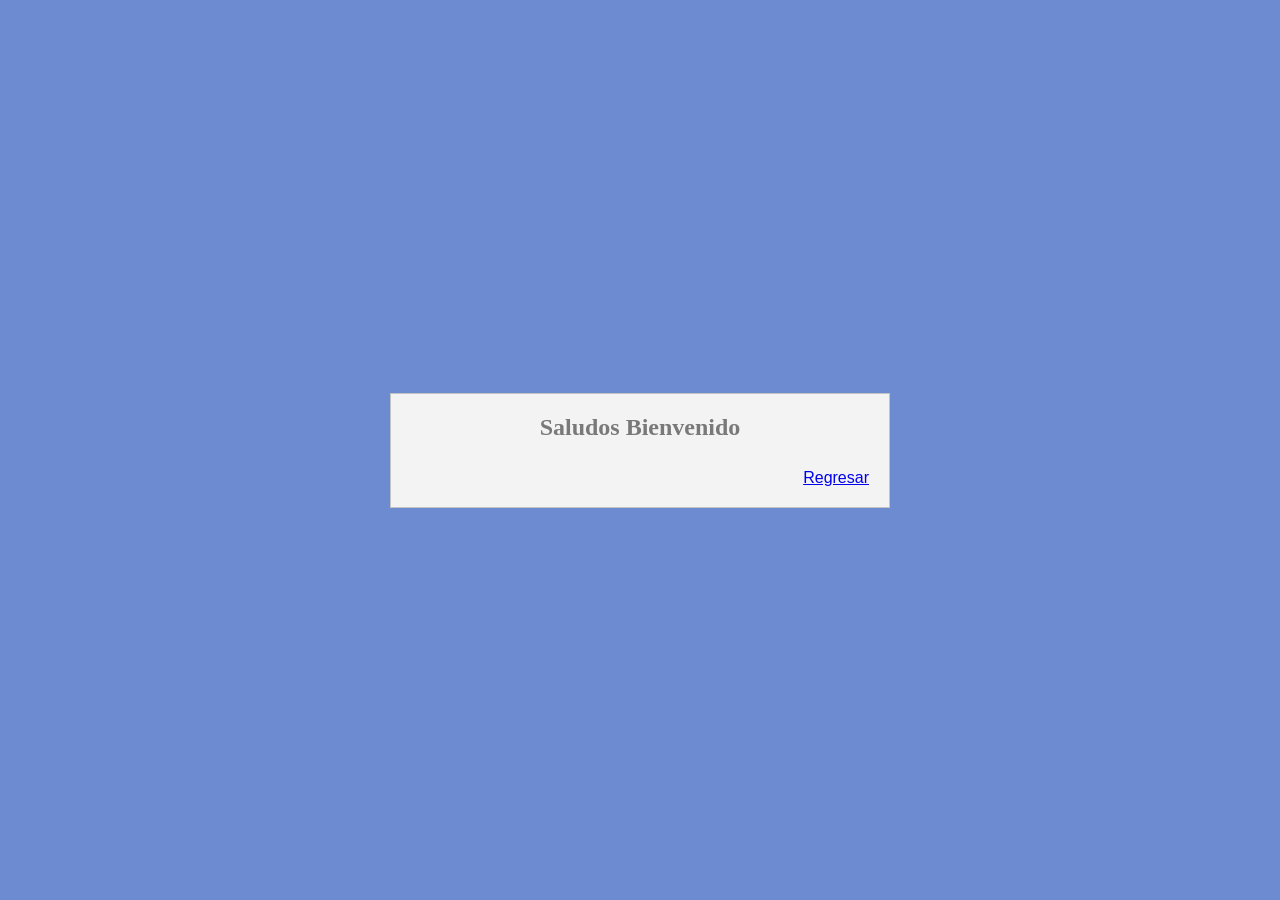
<file: web_restaurante/principal.html>
<html>

<head>
<meta charset="UTF-8">
<title>Principal</title>
<link rel="stylesheet" href="estilos.css">
</head>

<body>
<form>
<h2>Saludos Bienvenido</h2>
<br>
<a href="index.html" style="float:right">Regresar</a>

</form>
</body>
</html>
</file>
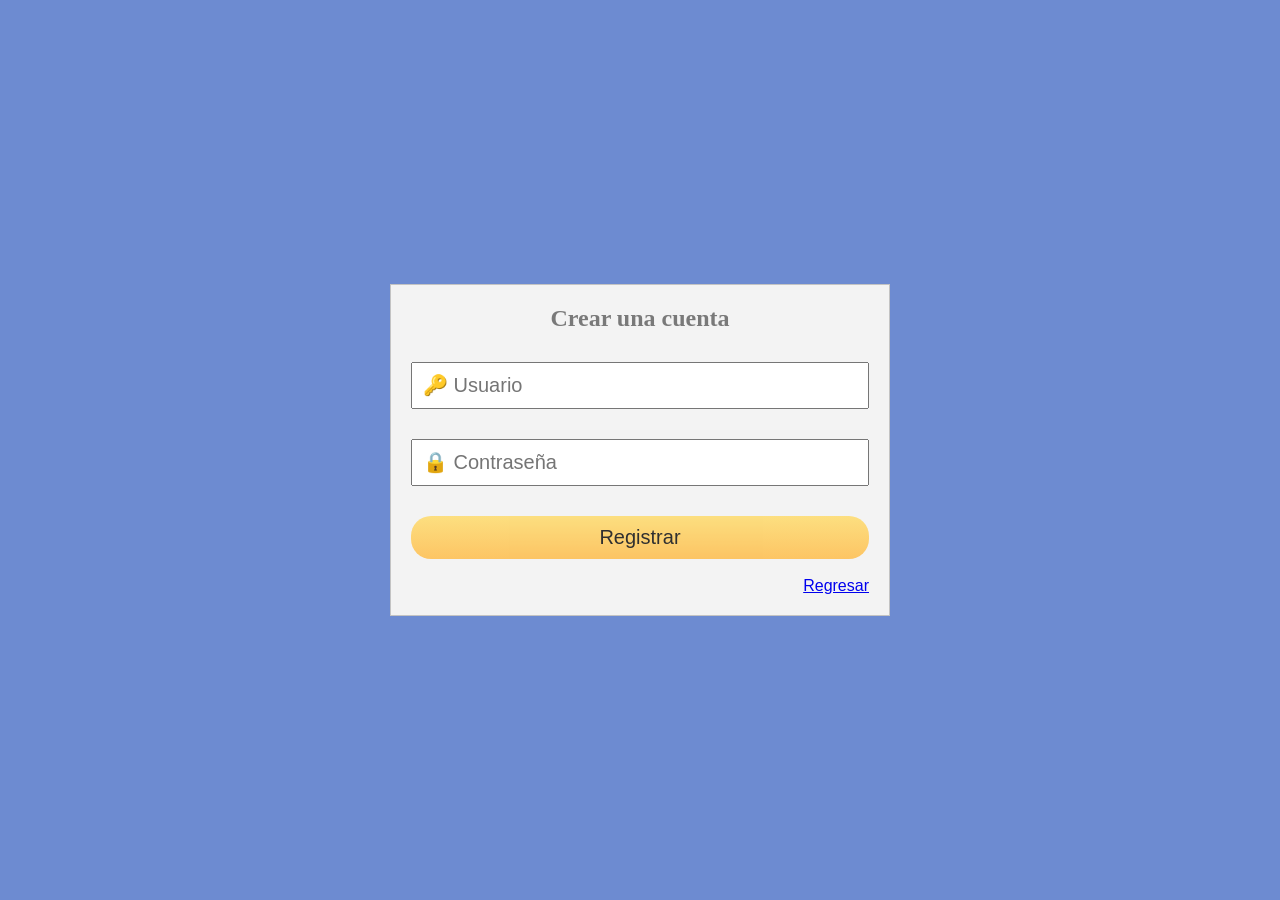
<file: web_restaurante/registrar.html>
<html>

<head>
<meta charset="UTF-8">
<title>Registrar</title>
<link rel="stylesheet" href="estilos.css">
</head>

<body>
<form action="login_registrar.php" method="POST">
<h2>Crear una cuenta</h2>
<input type="text" placeholder="&#128273; Usuario" name="usuario" required>
<input type="password" placeholder="&#128274; Contraseña" name="pass" required>
<input type="submit" value="Registrar" name="btnregistrar">

<br>
<a href="index.html" style="float:right">Regresar</a>

</form>
</body>
</html>
</file>
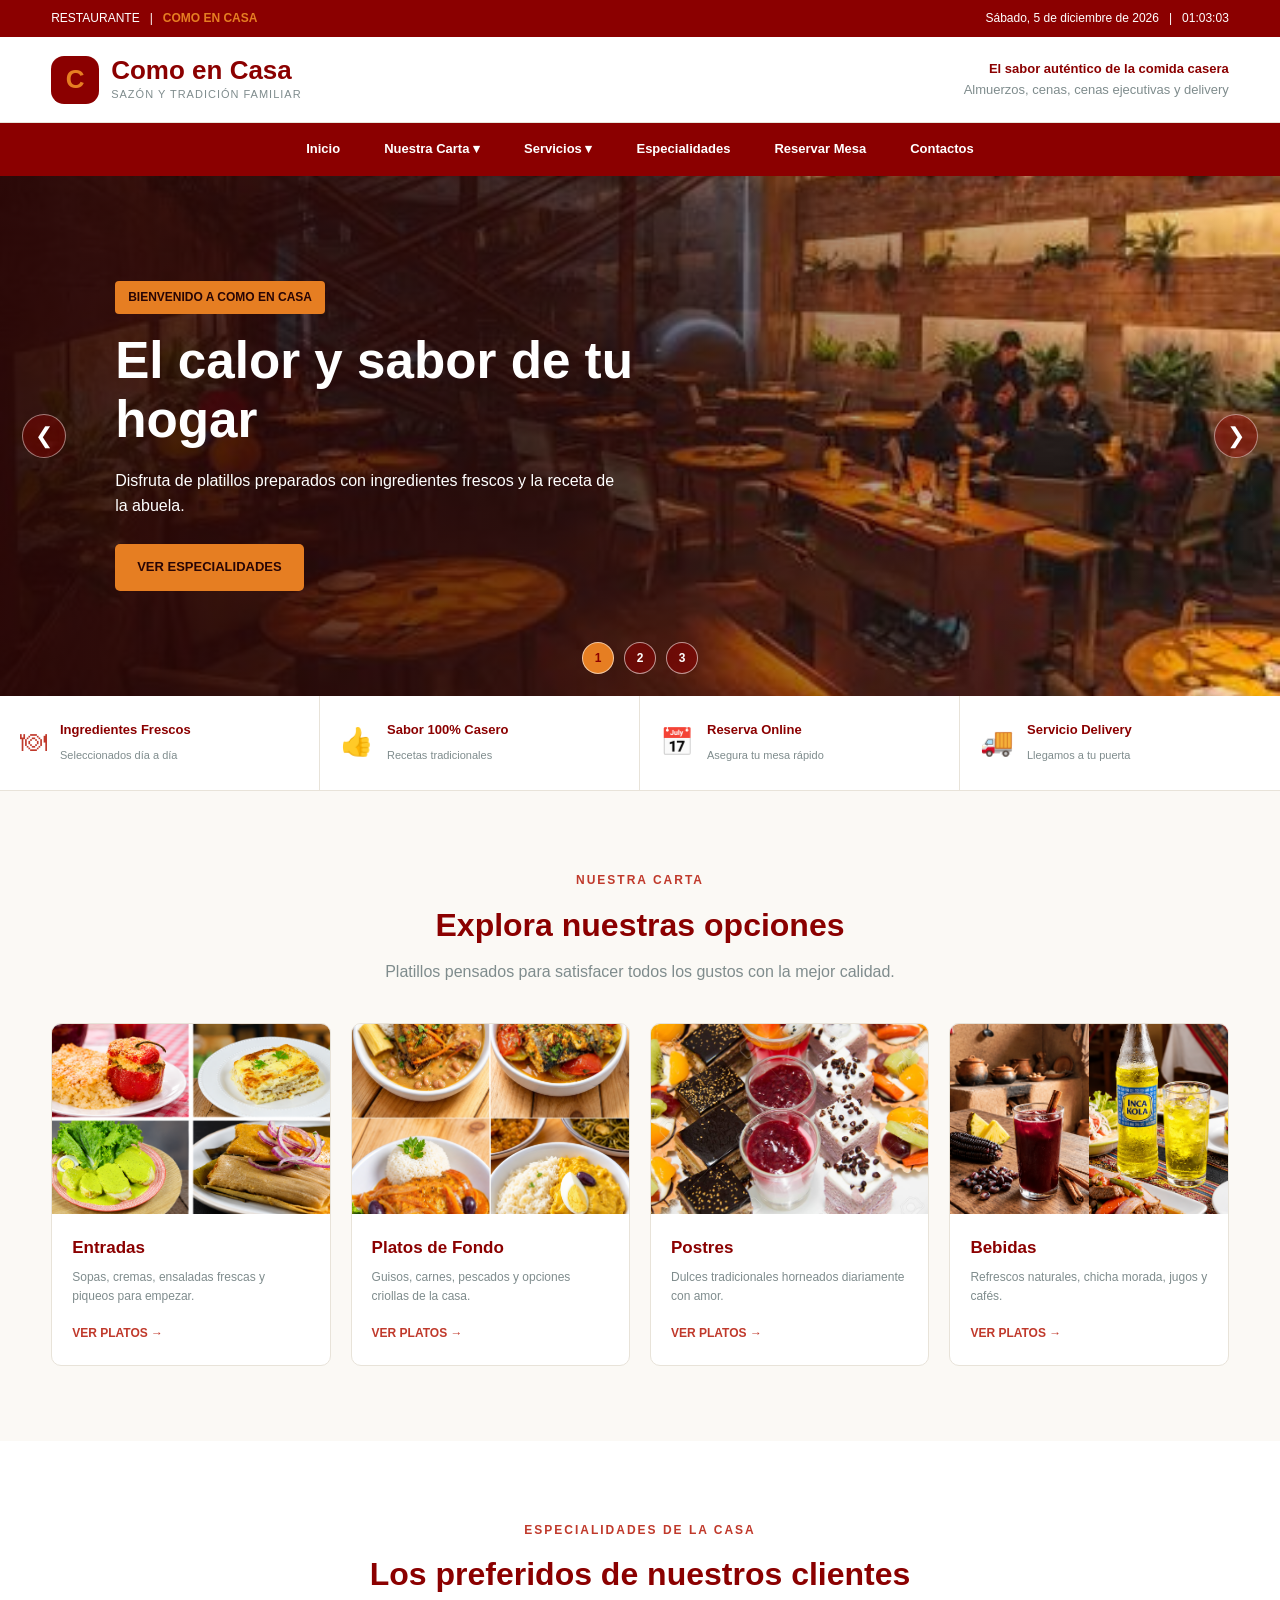
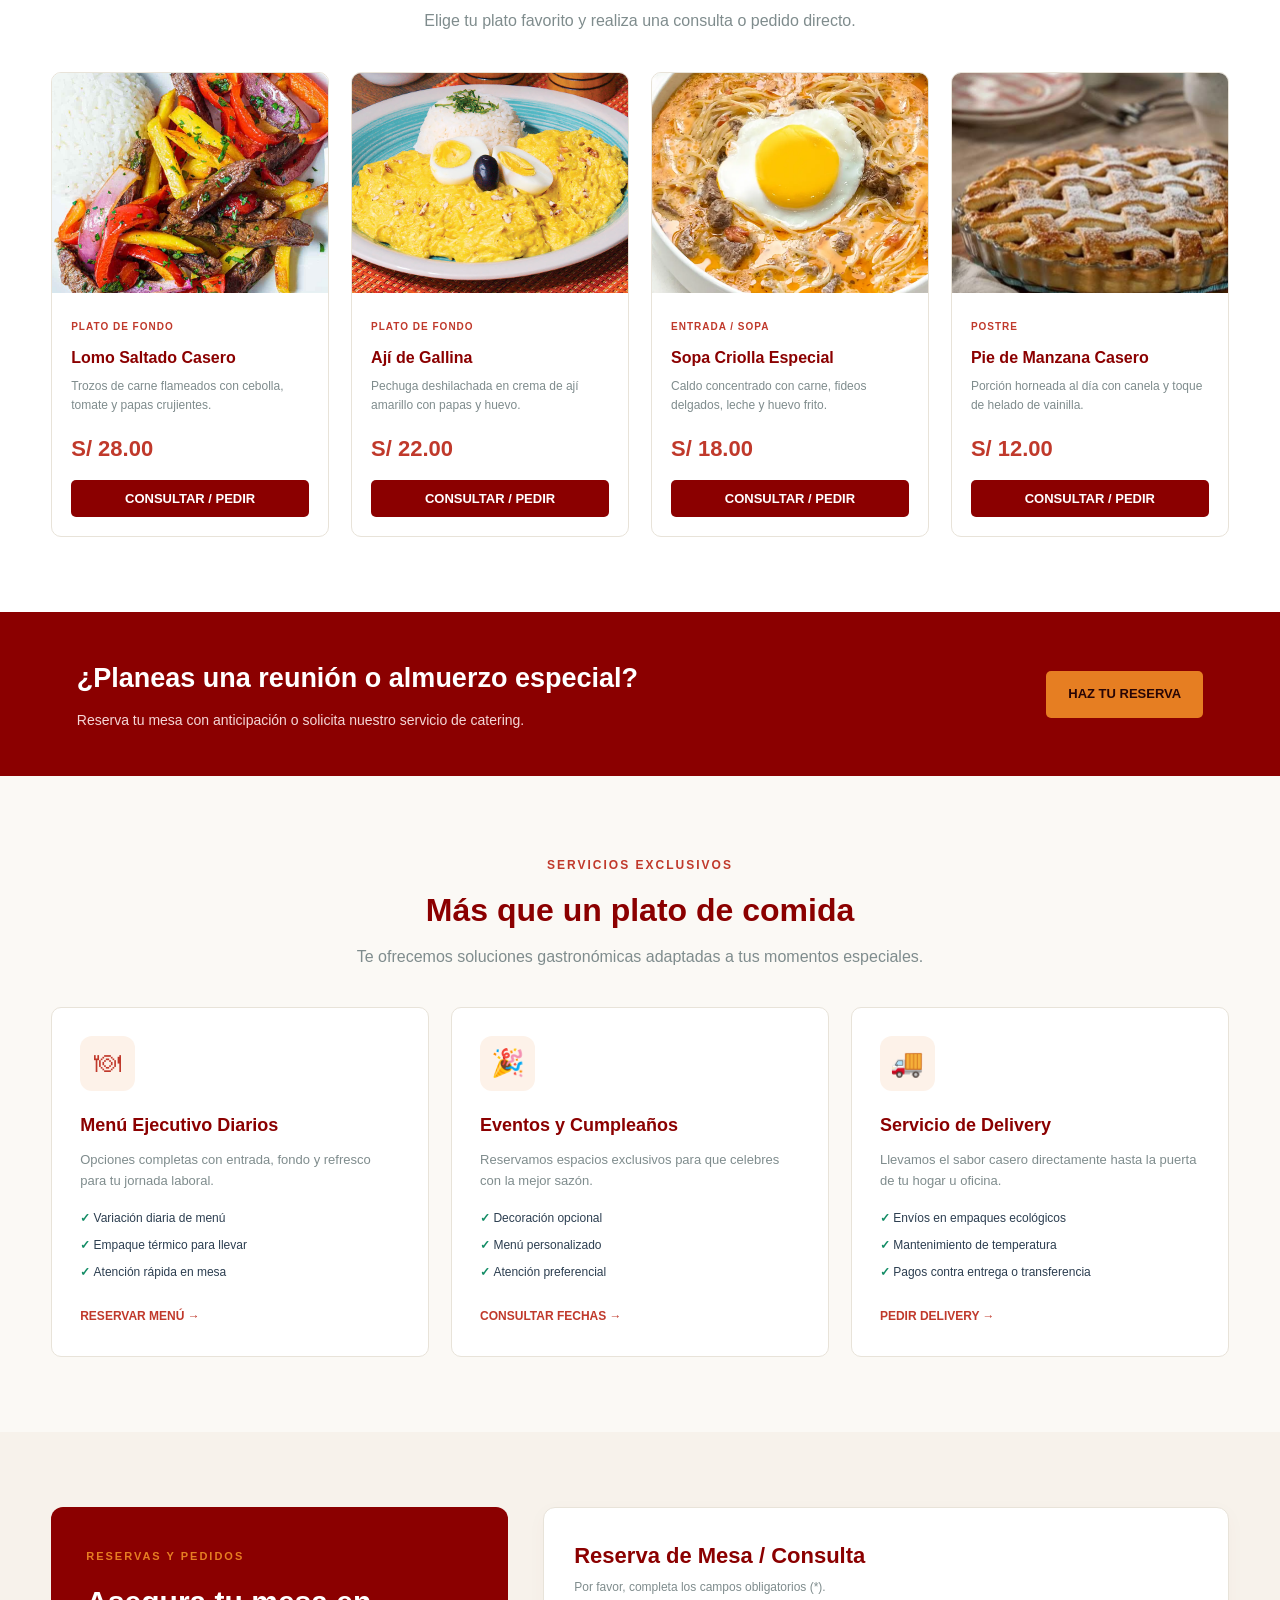
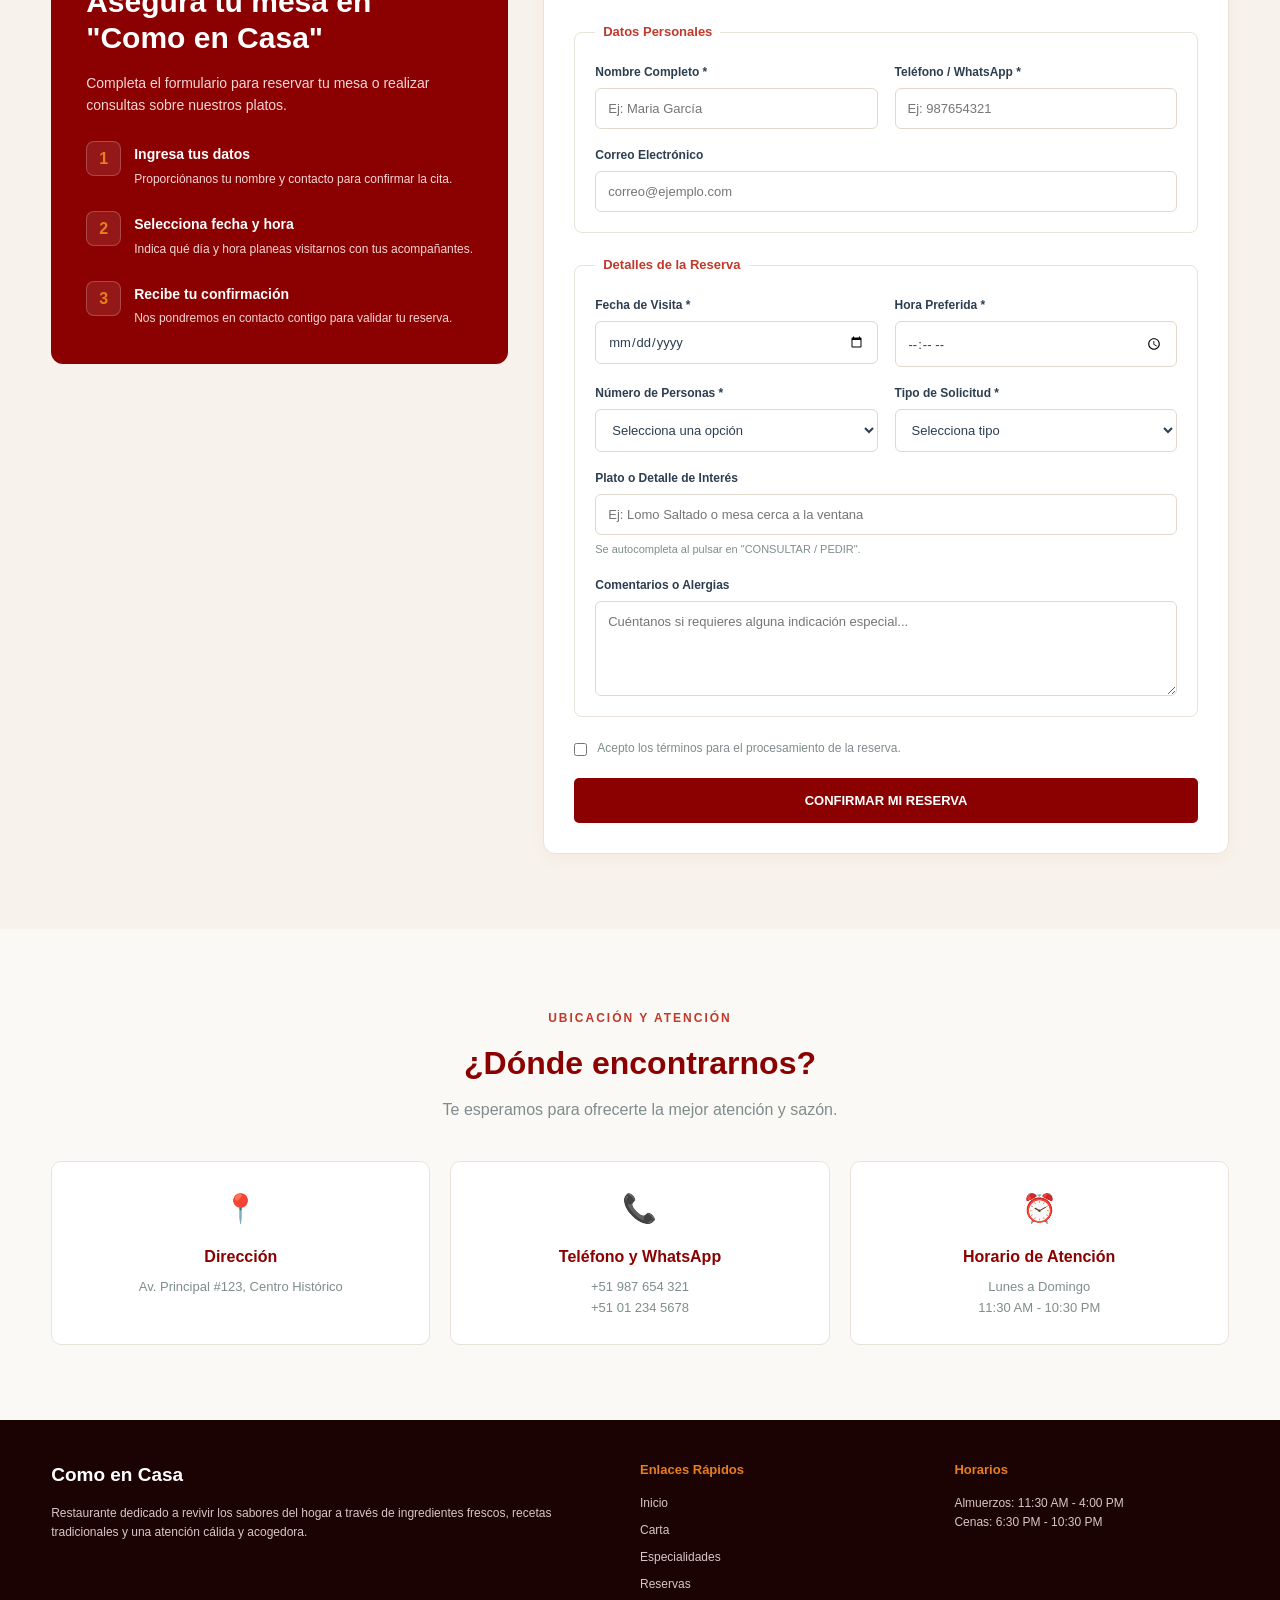
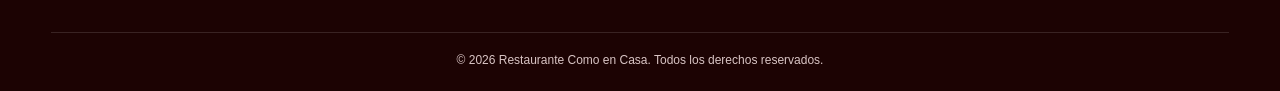
<file: web_restaurante/restaurante.html>
<!DOCTYPE html>
<html lang="es">
<head>
<meta charset="UTF-8">
<meta name="viewport" content="width=device-width, initial-scale=1.0">

<title>Como en Casa | Restaurante y Sazón Casera</title>

<style>

/* =========================================
1. CONFIGURACION GENERAL
   ========================================= */

* {
    box-sizing: border-box;
    margin: 0;
    padding: 0;
    scroll-behavior: smooth;
}

:root {
    --rojo: #8b0000;
    --rojo-claro: #c0392b;
    --dorado: #e67e22;
    --fondo: #fbf9f5;
    --blanco: #ffffff;
    --texto: #2c3e50;
    --gris: #7f8c8d;
    --borde: #e8e3d9;
}

body {
    font-family: Arial, Helvetica, sans-serif;
    background: var(--fondo);
    color: var(--texto);
    line-height: 1.6;
}

a {
    text-decoration: none;
    color: inherit;
}

button, input, select, textarea {
    font-family: inherit;
}

button {
    cursor: pointer;
}

.contenedor {
    width: 100%;
    overflow: hidden;
}

.contenido {
    width: 92%;
    max-width: 1250px;
    margin: auto;
}

.seccion {
    padding: 75px 0;
}

.titulo-seccion {
    text-align: center;
    margin-bottom: 38px;
}

.titulo-seccion span {
    color: var(--rojo-claro);
    font-size: 12px;
    font-weight: bold;
    text-transform: uppercase;
    letter-spacing: 2px;
}

.titulo-seccion h2 {
    font-size: 32px;
    color: var(--rojo);
    margin: 8px 0;
}

.titulo-seccion p {
    color: var(--gris);
    max-width: 650px;
    margin: auto;
}


/* =========================================
2. BARRA SUPERIOR
   ========================================= */

.topbar {
    background: var(--rojo);
    color: white;
    padding: 9px 4%;
    display: flex;
    justify-content: space-between;
    align-items: center;
    gap: 15px;
    font-size: 12px;
}

.topbar strong {
    color: var(--dorado);
}

.reloj {
    text-align: right;
}


/* =========================================
3. CABECERA Y LOGOTIPO
   ========================================= */

.cabecera {
    background: white;
    padding: 18px 4%;
    display: flex;
    align-items: center;
    justify-content: space-between;
    gap: 20px;
    border-bottom: 1px solid var(--borde);
}

.logo {
    display: flex;
    align-items: center;
    gap: 12px;
}

.logo-icono {
    width: 48px;
    height: 48px;
    border-radius: 13px;
    background: var(--rojo);
    color: var(--dorado);
    display: flex;
    justify-content: center;
    align-items: center;
    font-size: 26px;
    font-weight: bold;
}

.logo h1 {
    color: var(--rojo);
    font-size: 26px;
    line-height: 1.2;
}

.logo p {
    color: var(--gris);
    font-size: 11px;
    letter-spacing: 1px;
}

.cabecera-info {
    text-align: right;
    font-size: 13px;
    color: var(--gris);
}

.cabecera-info strong {
    color: var(--rojo);
}


/* =========================================
4. MENU DE NAVEGACION
   ========================================= */

.menu {
    background: var(--rojo);
    color: white;
    position: relative;
    z-index: 30;
}

.menu-interior {
    display: flex;
    align-items: center;
    justify-content: center;
    flex-wrap: wrap;
}

.menu a {
    display: block;
    padding: 16px 22px;
    font-size: 13px;
    font-weight: bold;
    transition: 0.3s;
}

.menu a:hover {
    background: var(--rojo-claro);
    color: white;
}

.menu li {
    list-style: none;
    position: relative;
}

.submenu {
    display: none;
    position: absolute;
    top: 100%;
    left: 0;
    min-width: 210px;
    background: white;
    color: var(--texto);
    box-shadow: 0 8px 20px #8b000020;
    border-radius: 0 0 8px 8px;
}

.submenu a {
    padding: 12px 17px;
    border-bottom: 1px solid var(--borde);
}

.submenu a:hover {
    background: #fdf2e9;
    color: var(--rojo-claro);
}

.menu li:hover > .submenu,
.menu li:focus-within > .submenu {
    display: block;
}


/* =========================================
5. SLIDER PRINCIPAL
   ========================================= */

.slider {
    width: 100%;
    height: 520px;
    position: relative;
    overflow: hidden;
    background: var(--rojo);
}

.slider-lista {
    display: flex;
    width: 100%;
    height: 100%;
    transition: transform 0.6s ease;
}

.slide {
    min-width: 100%;
    height: 100%;
    position: relative;
    overflow: hidden;
    background: linear-gradient(120deg, #8b0000, #c0392b);
}

.slide > img {
    width: 100%;
    height: 100%;
    display: block;
    object-fit: cover;
}

.slide-contenido {
    position: absolute;
    inset: 0;
    padding: 50px 9%;
    display: flex;
    flex-direction: column;
    justify-content: center;
    align-items: flex-start;
    color: white;
    background: linear-gradient(
        90deg,
        rgba(40, 5, 5, 0.92),
        rgba(40, 5, 5, 0.58),
        transparent
    );
    pointer-events: none;
}

.slide-contenido .etiqueta {
    background: var(--dorado);
    color: #280505;
    font-size: 12px;
    font-weight: bold;
    padding: 7px 13px;
    border-radius: 4px;
    margin-bottom: 18px;
}

.slide-contenido h2 {
    font-size: clamp(28px, 4vw, 52px);
    line-height: 1.15;
    max-width: 600px;
    margin-bottom: 18px;
}

.slide-contenido p {
    font-size: 16px;
    max-width: 500px;
    margin-bottom: 25px;
}

.slide-contenido .boton {
    pointer-events: auto;
}

.boton {
    display: inline-block;
    border: none;
    border-radius: 5px;
    padding: 13px 22px;
    background: var(--dorado);
    color: #280505;
    font-size: 13px;
    font-weight: bold;
    transition: 0.3s;
}

.boton:hover {
    background: white;
    transform: translateY(-2px);
}

.boton-rojo {
    background: var(--rojo);
    color: white;
}

.boton-rojo:hover {
    background: var(--rojo-claro);
    color: white;
}

.flecha {
    position: absolute;
    top: 50%;
    transform: translateY(-50%);
    width: 44px;
    height: 44px;
    border: 1px solid #ffffff75;
    border-radius: 50%;
    color: white;
    background: #8b000070;
    font-size: 22px;
    z-index: 5;
}

.flecha:hover {
    background: var(--dorado);
    color: var(--rojo);
}

.flecha.izquierda {
    left: 22px;
}

.flecha.derecha {
    right: 22px;
}

.slider-numeros {
    position: absolute;
    bottom: 22px;
    left: 0;
    right: 0;
    display: flex;
    justify-content: center;
    gap: 10px;
    z-index: 6;
}

.slider-numeros button {
    width: 32px;
    height: 32px;
    border: 1px solid #ffffff90;
    border-radius: 50%;
    background: #8b000090;
    color: white;
    font-size: 12px;
    font-weight: bold;
}

.slider-numeros button.activo,
.slider-numeros button:hover {
    background: var(--dorado);
    color: var(--rojo);
}


/* =========================================
6. FRANJA DE BENEFICIOS
   ========================================= */

.beneficios {
    display: grid;
    grid-template-columns: repeat(4, 1fr);
    background: white;
    border-bottom: 1px solid var(--borde);
}

.beneficio {
    display: flex;
    gap: 13px;
    align-items: center;
    padding: 24px 20px;
    border-right: 1px solid var(--borde);
}

.beneficio:last-child {
    border-right: none;
}

.beneficio-icono {
    font-size: 27px;
    color: var(--rojo-claro);
}

.beneficio strong {
    display: block;
    color: var(--rojo);
    font-size: 13px;
}

.beneficio small {
    color: var(--gris);
    font-size: 11px;
}


/* =========================================
7. CATEGORIAS DE MENU
   ========================================= */

.categorias {
    display: grid;
    grid-template-columns: repeat(4, 1fr);
    gap: 20px;
}

.categoria {
    background: white;
    border: 1px solid var(--borde);
    border-radius: 10px;
    overflow: hidden;
    transition: 0.3s;
}

.categoria:hover {
    transform: translateY(-5px);
    box-shadow: 0 12px 25px #8b000012;
    border-color: var(--dorado);
}

.foto-categoria {
    height: 190px;
    background: linear-gradient(135deg, #fdf2e9, #fae5d3);
    display: flex;
    align-items: center;
    justify-content: center;
    color: var(--rojo-claro);
    text-align: center;
    padding: 0;
    font-size: 13px;
    overflow: hidden;
}

.foto-categoria img {
    width: 100%;
    height: 100%;
    object-fit: cover;
}

.categoria-texto {
    padding: 20px;
}

.categoria h3 {
    color: var(--rojo);
    font-size: 17px;
    margin-bottom: 7px;
}

.categoria p {
    color: var(--gris);
    font-size: 12px;
    margin-bottom: 13px;
}

.enlace {
    color: var(--rojo-claro);
    font-size: 12px;
    font-weight: bold;
}


/* =========================================
8. CATALOGO DE PLATOS
   ========================================= */

.productos {
    background: white;
}

.catalogo {
    display: grid;
    grid-template-columns: repeat(4, 1fr);
    gap: 22px;
}

.producto {
    border: 1px solid var(--borde);
    border-radius: 10px;
    overflow: hidden;
    background: white;
    transition: 0.3s;
}

.producto:hover {
    transform: translateY(-5px);
    box-shadow: 0 10px 25px #8b000015;
}

.foto-producto {
    height: 220px;
    background: #fdf8f5;
    display: flex;
    justify-content: center;
    align-items: center;
    text-align: center;
    padding: 0;
    color: #8c7b75;
    font-size: 12px;
    overflow: hidden;
}

.foto-producto img {
    width: 100%;
    height: 100%;
    object-fit: cover;
}

.producto-info {
    padding: 19px;
}

.marca {
    font-size: 10px;
    color: var(--rojo-claro);
    font-weight: bold;
    text-transform: uppercase;
    letter-spacing: 1px;
}

.producto h3 {
    font-size: 16px;
    color: var(--rojo);
    margin: 7px 0;
}

.producto p {
    font-size: 12px;
    color: var(--gris);
    min-height: 40px;
}

.precio {
    font-size: 22px;
    font-weight: bold;
    color: var(--rojo-claro);
    margin: 14px 0;
}

.producto .boton {
    width: 100%;
    text-align: center;
    padding: 11px;
}


/* =========================================
9. FRASE DESTACADA
   ========================================= */

.frase-destacada {
    background: var(--rojo);
    color: white;
    padding: 45px 6%;
    display: flex;
    justify-content: space-between;
    align-items: center;
    gap: 25px;
}

.frase-destacada h2 {
    font-size: 27px;
    margin-bottom: 8px;
}

.frase-destacada p {
    color: #f5d6d6;
    font-size: 14px;
}


/* =========================================
10. SERVICIOS Y EVENTOS
   ========================================= */

.servicios {
    display: grid;
    grid-template-columns: repeat(3, 1fr);
    gap: 22px;
}

.servicio {
    background: white;
    border: 1px solid var(--borde);
    border-radius: 10px;
    padding: 28px;
    transition: 0.3s;
}

.servicio:hover {
    border-color: var(--dorado);
    box-shadow: 0 10px 25px #8b000010;
}

.servicio-icono {
    width: 55px;
    height: 55px;
    display: flex;
    justify-content: center;
    align-items: center;
    background: #fdf2e9;
    border-radius: 12px;
    color: var(--rojo-claro);
    font-size: 27px;
    margin-bottom: 20px;
}

.servicio h3 {
    color: var(--rojo);
    margin-bottom: 10px;
    font-size: 18px;
}

.servicio p {
    font-size: 13px;
    color: var(--gris);
    margin-bottom: 17px;
}

.servicio ul {
    list-style: none;
    margin-bottom: 20px;
}

.servicio li {
    font-size: 12px;
    margin: 8px 0;
}

.servicio li::before {
    content: "✓ ";
    color: #128c65;
    font-weight: bold;
}


/* =========================================
11. REGISTRO Y RESERVAS DE MESA
   ========================================= */

.registro-fondo {
    background: #f7f2eb;
}

.registro-layout {
    display: grid;
    grid-template-columns: 0.8fr 1.2fr;
    gap: 35px;

    align-items: start;
}

.registro-intro {
    background: var(--rojo);
    color: white;
    padding: 35px;
    border-radius: 12px;
}

.registro-intro .etiqueta {
    color: var(--dorado);
    font-weight: bold;
    font-size: 11px;
    letter-spacing: 2px;
}

.registro-intro h2 {
    font-size: 30px;
    line-height: 1.2;
    margin: 16px 0;
}

.registro-intro p {
    color: #f5d6d6;
    font-size: 14px;
    margin-bottom: 25px;
}

.paso-registro {
    display: flex;
    gap: 13px;
    align-items: flex-start;
    margin-top: 22px;
}

.paso-numero {
    min-width: 35px;
    height: 35px;
    background: #ffffff18;
    border: 1px solid #ffffff35;
    color: var(--dorado);
    display: flex;
    justify-content: center;
    align-items: center;
    border-radius: 8px;
    font-weight: bold;
}

.paso-registro strong {
    font-size: 14px;
}

.paso-registro p {
    font-size: 12px;
    margin: 3px 0 0;
}

.formulario {
    background: white;
    border: 1px solid var(--borde);
    border-radius: 12px;
    padding: 30px;
    box-shadow: 0 5px 20px #8b000008;
}

.formulario h3 {
    color: var(--rojo);
    font-size: 22px;
    margin-bottom: 5px;
}

.formulario-descripcion {
    color: var(--gris);
    font-size: 12px;
    margin-bottom: 25px;
}

.formulario fieldset {
    border: 1px solid var(--borde);
    border-radius: 8px;
    padding: 20px;
    margin-bottom: 22px;
    min-width: 0;
}

.formulario legend {
    color: var(--rojo-claro);
    font-size: 13px;
    font-weight: bold;
    padding: 0 8px;
}

.campos {
    display: grid;
    grid-template-columns: 1fr 1fr;
    gap: 17px;
}

.campo {
    display: flex;
    flex-direction: column;
    gap: 6px;
}

.campo.completo {
    grid-column: 1 / -1;
}

.campo label {
    font-size: 12px;
    font-weight: bold;
    color: var(--texto);
}

.campo input,
.campo select,
.campo textarea {
    width: 100%;
    padding: 12px;
    border: 1px solid #e0d8cd;
    border-radius: 6px;
    outline: none;
    background: white;
    color: var(--texto);
    font-size: 13px;
}

.campo input:focus,
.campo select:focus,
.campo textarea:focus {
    border-color: var(--rojo-claro);
    box-shadow: 0 0 0 3px #c0392b12;
}

.campo textarea {
    resize: vertical;
    min-height: 95px;
}

.ayuda {
    color: var(--gris);
    font-size: 11px;
}

.opciones {
    display: flex;
    flex-wrap: wrap;
    gap: 15px;
    margin-top: 5px;
}

.opciones label {
    display: flex;
    align-items: center;
    gap: 7px;
    font-weight: normal;
    font-size: 12px;
}

.opciones input {
    width: auto;
    accent-color: var(--rojo-claro);
}

.aceptacion {
    display: flex;
    align-items: flex-start;
    gap: 10px;
    font-size: 12px;
    color: var(--gris);
    margin-bottom: 20px;
}

.aceptacion input {
    margin-top: 4px;
}

.formulario .boton {
    width: 100%;
    padding: 15px;
}

.mensaje-formulario {
    display: none;
    padding: 14px;
    margin-top: 16px;
    border-radius: 6px;
    font-size: 13px;
    background: #e5f7ee;
    color: #146c43;
}

.mensaje-formulario.visible {
    display: block;
}


/* =========================================
12. INFORMACION DE CONTACTO
   ========================================= */

.contacto {
    display: grid;
    grid-template-columns: repeat(3, 1fr);
    gap: 20px;
}

.contacto-card {
    background: white;
    border: 1px solid var(--borde);
    border-radius: 10px;
    padding: 25px;
    text-align: center;
}

.contacto-card .icono {
    font-size: 28px;
    margin-bottom: 12px;
}

.contacto-card h3 {
    color: var(--rojo);
    font-size: 16px;
    margin-bottom: 8px;
}

.contacto-card p {
    color: var(--gris);
    font-size: 13px;
}


/* =========================================
13. PIE DE PAGINA
   ========================================= */

.footer {
    background: #1c0303;
    color: white;
    padding: 40px 4% 20px;
}

.footer-columnas {
    display: grid;
    grid-template-columns: 2fr 1fr 1fr;
    gap: 40px;
    max-width: 1250px;
    margin: auto;
}

.footer h3 {
    font-size: 19px;
    margin-bottom: 14px;
}

.footer h4 {
    color: var(--dorado);
    font-size: 13px;
    margin-bottom: 13px;
}

.footer p,
.footer a {
    color: #d9c5c5;
    font-size: 12px;
}

.footer a {
    display: block;
    margin-bottom: 8px;
}

.footer a:hover {
    color: var(--dorado);
}

.footer-final {
    max-width: 1250px;
    margin: 30px auto 0;
    padding-top: 18px;
    border-top: 1px solid #ffffff20;
    text-align: center;
    color: #d9c5c5;
    font-size: 11px;
}


/* =========================================
14. DISENO RESPONSIVO
   ========================================= */

@media screen and (max-width: 1000px) {
    .categorias,
    .catalogo {
        grid-template-columns: repeat(2, 1fr);
    }

    .beneficios {
        grid-template-columns: repeat(2, 1fr);
    }

    .beneficio:nth-child(2) {
        border-right: none;
    }

    .servicios {
        grid-template-columns: repeat(2, 1fr);
    }

    .registro-layout {
        grid-template-columns: 1fr;
    }
}

@media screen and (max-width: 600px) {
    .contenido {
        width: 94%;
    }

    .topbar {
        flex-direction: column;
        text-align: center;
    }

    .reloj {
        text-align: center;
    }

    .cabecera {
        flex-direction: column;
        text-align: center;
    }

    .cabecera-info {
        text-align: center;
    }

    .logo h1 {
        font-size: 23px;
    }

    .menu-interior {
        justify-content: center;
    }

    .menu a {
        padding: 12px 10px;
        font-size: 11px;
    }

    .submenu {
        min-width: 170px;
    }

    .slider {
        height: 390px;
    }

    .slide-contenido {
        padding: 30px 9%;
        background: linear-gradient(
            90deg,
            rgba(40, 5, 5, 0.92),
            rgba(40, 5, 5, 0.65)
        );
    }

    .slide-contenido h2 {
        font-size: 29px;
    }

    .slide-contenido p {
        font-size: 13px;
    }

    .flecha.izquierda {
        left: 8px;
    }

    .flecha.derecha {
        right: 8px;
    }

    .beneficios,
    .categorias,
    .catalogo,
    .servicios,
    .contacto,
    .footer-columnas {
        grid-template-columns: 1fr;
    }

    .beneficio {
        border-right: none;
        border-bottom: 1px solid var(--borde);
    }

    .seccion {
        padding: 48px 0;
    }

    .titulo-seccion h2 {
        font-size: 25px;
    }

    .frase-destacada {
        flex-direction: column;
        align-items: flex-start;
    }

    .formulario {
        padding: 18px;
    }

    .formulario fieldset {
        padding: 14px;
    }

    .campos {
        grid-template-columns: 1fr;
    }

    .campo.completo {
        grid-column: auto;
    }

    .registro-intro {
        padding: 25px;
    }

    .registro-intro h2 {
        font-size: 26px;
    }
}

</style>
</head>

<body>

<div class="contenedor">

    <!-- =====================================
    1. BARRA DE FECHA Y HORA
    ===================================== -->
    <div class="topbar">
        <div>
            RESTAURANTE &nbsp; | &nbsp;
            <strong>COMO EN CASA</strong>
        </div>

        <div class="reloj">
            <span id="fechaActual">Fecha</span>
            &nbsp; | &nbsp;
            <span id="horaActual">Hora</span>
        </div>
    </div>


    <!-- =====================================
    2. CABECERA Y LOGOTIPO
    ===================================== -->
    <header class="cabecera">

        <a href="#inicio" class="logo">
            <div class="logo-icono">C</div>

            <div>
                <h1>Como en Casa</h1>
                <p>SAZÓN Y TRADICIÓN FAMILIAR</p>
            </div>
        </a>

        <div class="cabecera-info">
            <strong>El sabor auténtico de la comida casera</strong>
            <p>Almuerzos, cenas, cenas ejecutivas y delivery</p>
        </div>

    </header>


    <!-- =====================================
    3. MENU PRINCIPAL
    ===================================== -->
    <nav class="menu">

        <ul class="menu-interior">

            <li><a href="#inicio">Inicio</a></li>

            <li>
                <a href="#categorias">Nuestra Carta &#9662;</a>

                <ul class="submenu">
                    <li><a href="#categorias">Entradas</a></li>
                    <li><a href="#categorias">Platos de Fondo</a></li>
                    <li><a href="#categorias">Postres</a></li>
                    <li><a href="#categorias">Bebidas</a></li>
                </ul>
            </li>

            <li>
                <a href="#servicios">Servicios &#9662;</a>

                <ul class="submenu">
                    <li><a href="#servicios">Menu Ejecutivo</a></li>
                    <li><a href="#servicios">Delivery</a></li>
                    <li><a href="#servicios">Eventos Familiares</a></li>
                    <li><a href="#servicios">Catering</a></li>
                </ul>
            </li>

            <li><a href="#productos">Especialidades</a></li>
            <li><a href="#registro">Reservar Mesa</a></li>
            <li><a href="#contactos">Contactos</a></li>

        </ul>

    </nav>


    <!-- =====================================
    4. SLIDER PRINCIPAL
    ===================================== -->
    <section class="slider" id="inicio">

        <div class="slider-lista" id="sliderLista">

            <article class="slide">
                <img src="imagenes/slider1.jpg" alt="Comida casera">
                <div class="slide-contenido">
                    <span class="etiqueta">BIENVENIDO A COMO EN CASA</span>
                    <h2>El calor y sabor de tu hogar</h2>
                    <p>Disfruta de platillos preparados con ingredientes frescos y la receta de la abuela.</p>
                    <a href="#productos" class="boton">VER ESPECIALIDADES</a>
                </div>
            </article>

            <article class="slide">
                <img src="imagenes/slider2.jpg" alt="Ambiente acogedor">
                <div class="slide-contenido">
                    <span class="etiqueta">AMBIENTE FAMILIAR</span>
                    <h2>Un lugar para compartir</h2>
                    <p>Ven con tu familia o amigos y vive una experiencia gastronómica inolvidable.</p>
                    <a href="#registro" class="boton">RESERVAR MESA</a>
                </div>
            </article>

            <article class="slide">
                <img src="imagenes/slider3.jpg" alt="Menu del dia">
                <div class="slide-contenido">
                    <span class="etiqueta">MENÚ DEL DÍA</span>
                    <h2>Opciones variadas cada día</h2>
                    <p>Almuerzos completos con la mejor relación calidad y sabor casero.</p>
                    <a href="#categorias" class="boton">VER MENÚ DE HOY</a>
                </div>
            </article>

        </div>

        <button type="button" class="flecha izquierda" onclick="moverSlide(indiceActual - 1)" aria-label="Anterior">&#10094;</button>
        <button type="button" class="flecha derecha" onclick="moverSlide(indiceActual + 1)" aria-label="Siguiente">&#10095;</button>

        <div class="slider-numeros">
            <button type="button" class="activo" onclick="moverSlide(0)">1</button>
            <button type="button" onclick="moverSlide(1)">2</button>
            <button type="button" onclick="moverSlide(2)">3</button>
        </div>

    </section>


    <!-- =====================================
    5. BENEFICIOS
    ===================================== -->
    <section class="beneficios">

        <div class="beneficio">
            <div class="beneficio-icono">&#127869;</div>
            <div>
                <strong>Ingredientes Frescos</strong>
                <small>Seleccionados día a día</small>
            </div>
        </div>

        <div class="beneficio">
            <div class="beneficio-icono">&#128077;</div>
            <div>
                <strong>Sabor 100% Casero</strong>
                <small>Recetas tradicionales</small>
            </div>
        </div>

        <div class="beneficio">
            <div class="beneficio-icono">&#128197;</div>
            <div>
                <strong>Reserva Online</strong>
                <small>Asegura tu mesa rápido</small>
            </div>
        </div>

        <div class="beneficio">
            <div class="beneficio-icono">&#128666;</div>
            <div>
                <strong>Servicio Delivery</strong>
                <small>Llegamos a tu puerta</small>
            </div>
        </div>

    </section>


    <!-- =====================================
    6. CATEGORIAS DE MENU (CON IMÁGENES ACTIVAS)
    ===================================== -->
    <section class="seccion" id="categorias">

        <div class="contenido">

            <div class="titulo-seccion">
                <span>NUESTRA CARTA</span>
                <h2>Explora nuestras opciones</h2>
                <p>Platillos pensados para satisfacer todos los gustos con la mejor calidad.</p>
            </div>

            <div class="categorias">

                <article class="categoria">
                    <div class="foto-categoria">
                        <img src="imagenes/entradas.jpg" alt="Entradas">
                    </div>
                    <div class="categoria-texto">
                        <h3>Entradas</h3>
                        <p>Sopas, cremas, ensaladas frescas y piqueos para empezar.</p>
                        <a class="enlace" href="#productos">VER PLATOS &#8594;</a>
                    </div>
                </article>

                <article class="categoria">
                    <div class="foto-categoria">
                        <img src="imagenes/platos-fondo.jpg" alt="Platos de Fondo">
                    </div>
                    <div class="categoria-texto">
                        <h3>Platos de Fondo</h3>
                        <p>Guisos, carnes, pescados y opciones criollas de la casa.</p>
                        <a class="enlace" href="#productos">VER PLATOS &#8594;</a>
                    </div>
                </article>

                <article class="categoria">
                    <div class="foto-categoria">
                        <img src="imagenes/postres.jpg" alt="Postres">
                    </div>
                    <div class="categoria-texto">
                        <h3>Postres</h3>
                        <p>Dulces tradicionales horneados diariamente con amor.</p>
                        <a class="enlace" href="#productos">VER PLATOS &#8594;</a>
                    </div>
                </article>

                <article class="categoria">
                    <div class="foto-categoria">
                        <img src="imagenes/bebidas.jpg" alt="Bebidas">
                    </div>
                    <div class="categoria-texto">
                        <h3>Bebidas</h3>
                        <p>Refrescos naturales, chicha morada, jugos y cafés.</p>
                        <a class="enlace" href="#productos">VER PLATOS &#8594;</a>
                    </div>
                </article>

            </div>

        </div>

    </section>


    <!-- =====================================
    7. CATALOGO DE PLATOS (CON IMÁGENES ACTIVAS)
    ===================================== -->
    <section class="seccion productos" id="productos">

        <div class="contenido">

            <div class="titulo-seccion">
                <span>ESPECIALIDADES DE LA CASA</span>
                <h2>Los preferidos de nuestros clientes</h2>
                <p>Elige tu plato favorito y realiza una consulta o pedido directo.</p>
            </div>

            <div class="catalogo">

                <article class="producto">
                    <div class="foto-producto">
                        <img src="imagenes/plato1.jpg" alt="Lomo Saltado Casero">
                    </div>
                    <div class="producto-info">
                        <span class="marca">Plato de Fondo</span>
                        <h3>Lomo Saltado Casero</h3>
                        <p>Trozos de carne flameados con cebolla, tomate y papas crujientes.</p>
                        <div class="precio">S/ 28.00</div>
                        <button class="boton boton-rojo" type="button" onclick="elegirProducto('Lomo Saltado Casero')">CONSULTAR / PEDIR</button>
                    </div>
                </article>

                <article class="producto">
                    <div class="foto-producto">
                        <img src="imagenes/plato2.jpg" alt="Ají de Gallina">
                    </div>
                    <div class="producto-info">
                        <span class="marca">Plato de Fondo</span>
                        <h3>Ají de Gallina</h3>
                        <p>Pechuga deshilachada en crema de ají amarillo con papas y huevo.</p>
                        <div class="precio">S/ 22.00</div>
                        <button class="boton boton-rojo" type="button" onclick="elegirProducto('Ají de Gallina')">CONSULTAR / PEDIR</button>
                    </div>
                </article>

                <article class="producto">
                    <div class="foto-producto">
                        <img src="imagenes/plato3.jpg" alt="Sopa Criolla Especial">
                    </div>
                    <div class="producto-info">
                        <span class="marca">Entrada / Sopa</span>
                        <h3>Sopa Criolla Especial</h3>
                        <p>Caldo concentrado con carne, fideos delgados, leche y huevo frito.</p>
                        <div class="precio">S/ 18.00</div>
                        <button class="boton boton-rojo" type="button" onclick="elegirProducto('Sopa Criolla Especial')">CONSULTAR / PEDIR</button>
                    </div>
                </article>

                <article class="producto">
                    <div class="foto-producto">
                        <img src="imagenes/plato4.jpg" alt="Pie de Manzana Casero">
                    </div>
                    <div class="producto-info">
                        <span class="marca">Postre</span>
                        <h3>Pie de Manzana Casero</h3>
                        <p>Porción horneada al día con canela y toque de helado de vainilla.</p>
                        <div class="precio">S/ 12.00</div>
                        <button class="boton boton-rojo" type="button" onclick="elegirProducto('Pie de Manzana Casero')">CONSULTAR / PEDIR</button>
                    </div>
                </article>

            </div>

        </div>

    </section>


    <!-- =====================================
    8. FRASE DESTACADA
    ===================================== -->
    <section class="frase-destacada">
        <div>
            <h2>¿Planeas una reunión o almuerzo especial?</h2>
            <p>Reserva tu mesa con anticipación o solicita nuestro servicio de catering.</p>
        </div>
        <a href="#registro" class="boton">HAZ TU RESERVA</a>
    </section>


    <!-- =====================================
    9. SERVICIOS
    ===================================== -->
    <section class="seccion" id="servicios">

        <div class="contenido">

            <div class="titulo-seccion">
                <span>SERVICIOS EXCLUSIVOS</span>
                <h2>Más que un plato de comida</h2>
                <p>Te ofrecemos soluciones gastronómicas adaptadas a tus momentos especiales.</p>
            </div>

            <div class="servicios">

                <div class="servicio">
                    <div class="servicio-icono">&#127869;</div>
                    <h3>Menú Ejecutivo Diarios</h3>
                    <p>Opciones completas con entrada, fondo y refresco para tu jornada laboral.</p>
                    <ul>
                        <li>Variación diaria de menú</li>
                        <li>Empaque térmico para llevar</li>
                        <li>Atención rápida en mesa</li>
                    </ul>
                    <a href="#registro" class="enlace">RESERVAR MENÚ &#8594;</a>
                </div>

                <div class="servicio">
                    <div class="servicio-icono">&#127881;</div>
                    <h3>Eventos y Cumpleaños</h3>
                    <p>Reservamos espacios exclusivos para que celebres con la mejor sazón.</p>
                    <ul>
                        <li>Decoración opcional</li>
                        <li>Menú personalizado</li>
                        <li>Atención preferencial</li>
                    </ul>
                    <a href="#registro" class="enlace">CONSULTAR FECHAS &#8594;</a>
                </div>

                <div class="servicio">
                    <div class="servicio-icono">&#128666;</div>
                    <h3>Servicio de Delivery</h3>
                    <p>Llevamos el sabor casero directamente hasta la puerta de tu hogar u oficina.</p>
                    <ul>
                        <li>Envíos en empaques ecológicos</li>
                        <li>Mantenimiento de temperatura</li>
                        <li>Pagos contra entrega o transferencia</li>
                    </ul>
                    <a href="#contactos" class="enlace">PEDIR DELIVERY &#8594;</a>
                </div>

            </div>

        </div>

    </section>


    <!-- =====================================
    10. REGISTRO Y RESERVAS DE MESA
    ===================================== -->
    <section class="seccion registro-fondo" id="registro">

        <div class="contenido">

            <div class="registro-layout">

                <div class="registro-intro">
                    <span class="etiqueta">RESERVAS Y PEDIDOS</span>
                    <h2>Asegura tu mesa en "Como en Casa"</h2>
                    <p>Completa el formulario para reservar tu mesa o realizar consultas sobre nuestros platos.</p>

                    <div class="paso-registro">
                        <div class="paso-numero">1</div>
                        <div>
                            <strong>Ingresa tus datos</strong>
                            <p>Proporciónanos tu nombre y contacto para confirmar la cita.</p>
                        </div>
                    </div>

                    <div class="paso-registro">
                        <div class="paso-numero">2</div>
                        <div>
                            <strong>Selecciona fecha y hora</strong>
                            <p>Indica qué día y hora planeas visitarnos con tus acompañantes.</p>
                        </div>
                    </div>

                    <div class="paso-registro">
                        <div class="paso-numero">3</div>
                        <div>
                            <strong>Recibe tu confirmación</strong>
                            <p>Nos pondremos en contacto contigo para validar tu reserva.</p>
                        </div>
                    </div>
                </div>

                <form class="formulario" id="formReserva" onsubmit="guardarReserva(event)">
                    <h3>Reserva de Mesa / Consulta</h3>
                    <p class="formulario-descripcion">Por favor, completa los campos obligatorios (*).</p>

                    <fieldset>
                        <legend>Datos Personales</legend>

                        <div class="campos">
                            <div class="campo">
                                <label for="nombre">Nombre Completo *</label>
                                <input type="text" id="nombre" required placeholder="Ej: Maria García">
                            </div>

                            <div class="campo">
                                <label for="telefono">Teléfono / WhatsApp *</label>
                                <input type="tel" id="telefono" required placeholder="Ej: 987654321">
                            </div>

                            <div class="campo completo">
                                <label for="correo">Correo Electrónico</label>
                                <input type="email" id="correo" placeholder="correo@ejemplo.com">
                            </div>
                        </div>
                    </fieldset>

                    <fieldset>
                        <legend>Detalles de la Reserva</legend>

                        <div class="campos">
                            <div class="campo">
                                <label for="fecha">Fecha de Visita *</label>
                                <input type="date" id="fecha" required>
                            </div>

                            <div class="campo">
                                <label for="hora">Hora Preferida *</label>
                                <input type="time" id="hora" required>
                            </div>

                            <div class="campo">
                                <label for="personas">Número de Personas *</label>
                                <select id="personas" required>
                                    <option value="">Selecciona una opción</option>
                                    <option value="1 a 2 personas">1 - 2 personas</option>
                                    <option value="3 a 5 personas">3 - 5 personas</option>
                                    <option value="6 a 10 personas">6 - 10 personas</option>
                                    <option value="Más de 10 personas">Grupo grande (+10)</option>
                                </select>
                            </div>

                            <div class="campo">
                                <label for="servicioSelect">Tipo de Solicitud *</label>
                                <select id="servicioSelect" required>
                                    <option value="">Selecciona tipo</option>
                                    <option value="Reserva de mesa">Reserva de Mesa</option>
                                    <option value="Pedido para llevar / Delivery">Pedido para llevar / Delivery</option>
                                    <option value="Evento o catering">Evento o Catering</option>
                                    <option value="Consulta sobre plato">Consulta sobre Plato</option>
                                </select>
                            </div>

                            <div class="campo completo">
                                <label for="platoSeleccionado">Plato o Detalle de Interés</label>
                                <input type="text" id="platoSeleccionado" placeholder="Ej: Lomo Saltado o mesa cerca a la ventana">
                                <span class="ayuda">Se autocompleta al pulsar en "CONSULTAR / PEDIR".</span>
                            </div>

                            <div class="campo completo">
                                <label for="comentarios">Comentarios o Alergias</label>
                                <textarea id="comentarios" placeholder="Cuéntanos si requieres alguna indicación especial..."></textarea>
                            </div>
                        </div>
                    </fieldset>

                    <div class="aceptacion">
                        <input type="checkbox" id="terminos" required>
                        <label for="terminos">Acepto los términos para el procesamiento de la reserva.</label>
                    </div>

                    <button type="submit" class="boton boton-rojo">CONFIRMAR MI RESERVA</button>

                    <div class="mensaje-formulario" id="mensajeConfirmacion">
                        ✓ ¡Muchas gracias! Tu solicitud para el restaurante <strong>Como en Casa</strong> ha sido recibida exitosamente.
                    </div>
                </form>

            </div>

        </div>

    </section>


    <!-- =====================================
    11. CONTACTO Y UBICACION
    ===================================== -->
    <section class="seccion" id="contactos">

        <div class="contenido">

            <div class="titulo-seccion">
                <span>UBICACIÓN Y ATENCIÓN</span>
                <h2>¿Dónde encontrarnos?</h2>
                <p>Te esperamos para ofrecerte la mejor atención y sazón.</p>
            </div>

            <div class="contacto">

                <div class="contacto-card">
                    <div class="icono">&#128205;</div>
                    <h3>Dirección</h3>
                    <p>Av. Principal #123, Centro Histórico</p>
                </div>

                <div class="contacto-card">
                    <div class="icono">&#128222;</div>
                    <h3>Teléfono y WhatsApp</h3>
                    <p>+51 987 654 321<br>+51 01 234 5678</p>
                </div>

                <div class="contacto-card">
                    <div class="icono">&#9200;</div>
                    <h3>Horario de Atención</h3>
                    <p>Lunes a Domingo<br>11:30 AM - 10:30 PM</p>
                </div>

            </div>

        </div>

    </section>


    <!-- =====================================
    12. PIE DE PAGINA
    ===================================== -->
    <footer class="footer">

        <div class="footer-columnas">

            <div>
                <h3>Como en Casa</h3>
                <p>Restaurante dedicado a revivir los sabores del hogar a través de ingredientes frescos, recetas tradicionales y una atención cálida y acogedora.</p>
            </div>

            <div>
                <h4>Enlaces Rápidos</h4>
                <a href="#inicio">Inicio</a>
                <a href="#categorias">Carta</a>
                <a href="#productos">Especialidades</a>
                <a href="#registro">Reservas</a>
            </div>

            <div>
                <h4>Horarios</h4>
                <p>Almuerzos: 11:30 AM - 4:00 PM</p>
                <p>Cenas: 6:30 PM - 10:30 PM</p>
            </div>

        </div>

        <div class="footer-final">
            <p>&copy; 2026 Restaurante Como en Casa. Todos los derechos reservados.</p>
        </div>

    </footer>

</div>


<!-- =========================================
13. JAVASCRIPT (RELOJ, SLIDER Y FORMULARIO)
   ========================================= -->
<script>

/* 1. ACTUALIZAR FECHA Y HORA EN TIEMPO REAL */
function actualizarReloj() {
    const ahora = new Date();
    
    const opcionesFecha = { weekday: 'long', year: 'numeric', month: 'long', day: 'numeric' };
    const fechaTexto = ahora.toLocaleDateString('es-ES', opcionesFecha);
    
    const horas = String(ahora.getHours()).padStart(2, '0');
    const minutos = String(ahora.getMinutes()).padStart(2, '0');
    const segundos = String(ahora.getSeconds()).padStart(2, '0');
    const horaTexto = `${horas}:${minutos}:${segundos}`;

    document.getElementById('fechaActual').textContent = fechaTexto.charAt(0).toUpperCase() + fechaTexto.slice(1);
    document.getElementById('horaActual').textContent = horaTexto;
}

setInterval(actualizarReloj, 1000);
actualizarReloj();


/* 2. LOGICA DEL SLIDER PRINCIPAL */
let indiceActual = 0;
const totalSlides = 3;

function moverSlide(index) {
    if (index >= totalSlides) {
        indiceActual = 0;
    } else if (index < 0) {
        indiceActual = totalSlides - 1;
    } else {
        indiceActual = index;
    }

    const sliderLista = document.getElementById('sliderLista');
    sliderLista.style.transform = `translateX(-${indiceActual * 100}%)`;

    const botones = document.querySelectorAll('.slider-numeros button');
    botones.forEach((btn, i) => {
        btn.classList.toggle('activo', i === indiceActual);
    });
}

// Cambio automático de diapositiva cada 5 segundos
setInterval(() => {
    moverSlide(indiceActual + 1);
}, 5000);


/* 3. SELECCIONAR PLATILLO PARA RESERVA */
function elegirProducto(nombrePlato) {
    const campoPlato = document.getElementById('platoSeleccionado');
    const campoServicio = document.getElementById('servicioSelect');
    
    if (campoPlato) campoPlato.value = nombrePlato;
    if (campoServicio) campoServicio.value = "Consulta sobre plato";

    const seccionRegistro = document.getElementById('registro');
    if (seccionRegistro) {
        seccionRegistro.scrollIntoView({ behavior: 'smooth' });
    }
}


/* 4. MANEJO DEL FORMULARIO DE RESERVA */
function guardarReserva(event) {
    event.preventDefault();

    const mensaje = document.getElementById('mensajeConfirmacion');
    mensaje.classList.add('visible');

    setTimeout(() => {
        document.getElementById('formReserva').reset();
        mensaje.classList.remove('visible');
    }, 4000);
}

</script>

</body>
</html>
</file>
<file: web_restaurante/estilos.css>
* {
  margin: 0;
  padding: 0;
  font-family: sans-serif;
  box-sizing: border-box;
}

:focus {
  outline: none;
}

body {
  background: #6d8bd1;
  display: flex;
  min-height: 100vh;
}

form {
  margin: auto;
  width: 50%;
  max-width: 500px;
  background: #F3F3F3;
  padding: 20px;
  border: 1px solid rgba(0, 0, 0, 0.2);
}

h2 {
  text-align: center;
  margin-bottom: 10px;
  color: rgba(0, 0, 0, 0.5);
  font-family: Arial Black;
}

input {
  display: block;
  padding: 10px;
  width: 100%;
  margin: 30px 0;
  font-size: 20px;
}

input[type="submit"] {
  background: linear-gradient(#FFDA63, #FFB940);
  border: 0;
  color: black;
  opacity: 0.8;
  cursor: pointer;
   font-family: Arial;
  border-radius: 20px;
  margin-bottom: 0;
}

input[type="submit"]:hover {
  opacity: 1;

  
}

input[type="submit"]:active {
  transform: scale(0.95);

}

@media (max-width:768px) {
  form {
    width: 100%;
  }
}

@media (max-width:480px) {
  form {
    width: 100%;
  }
}
</file>
